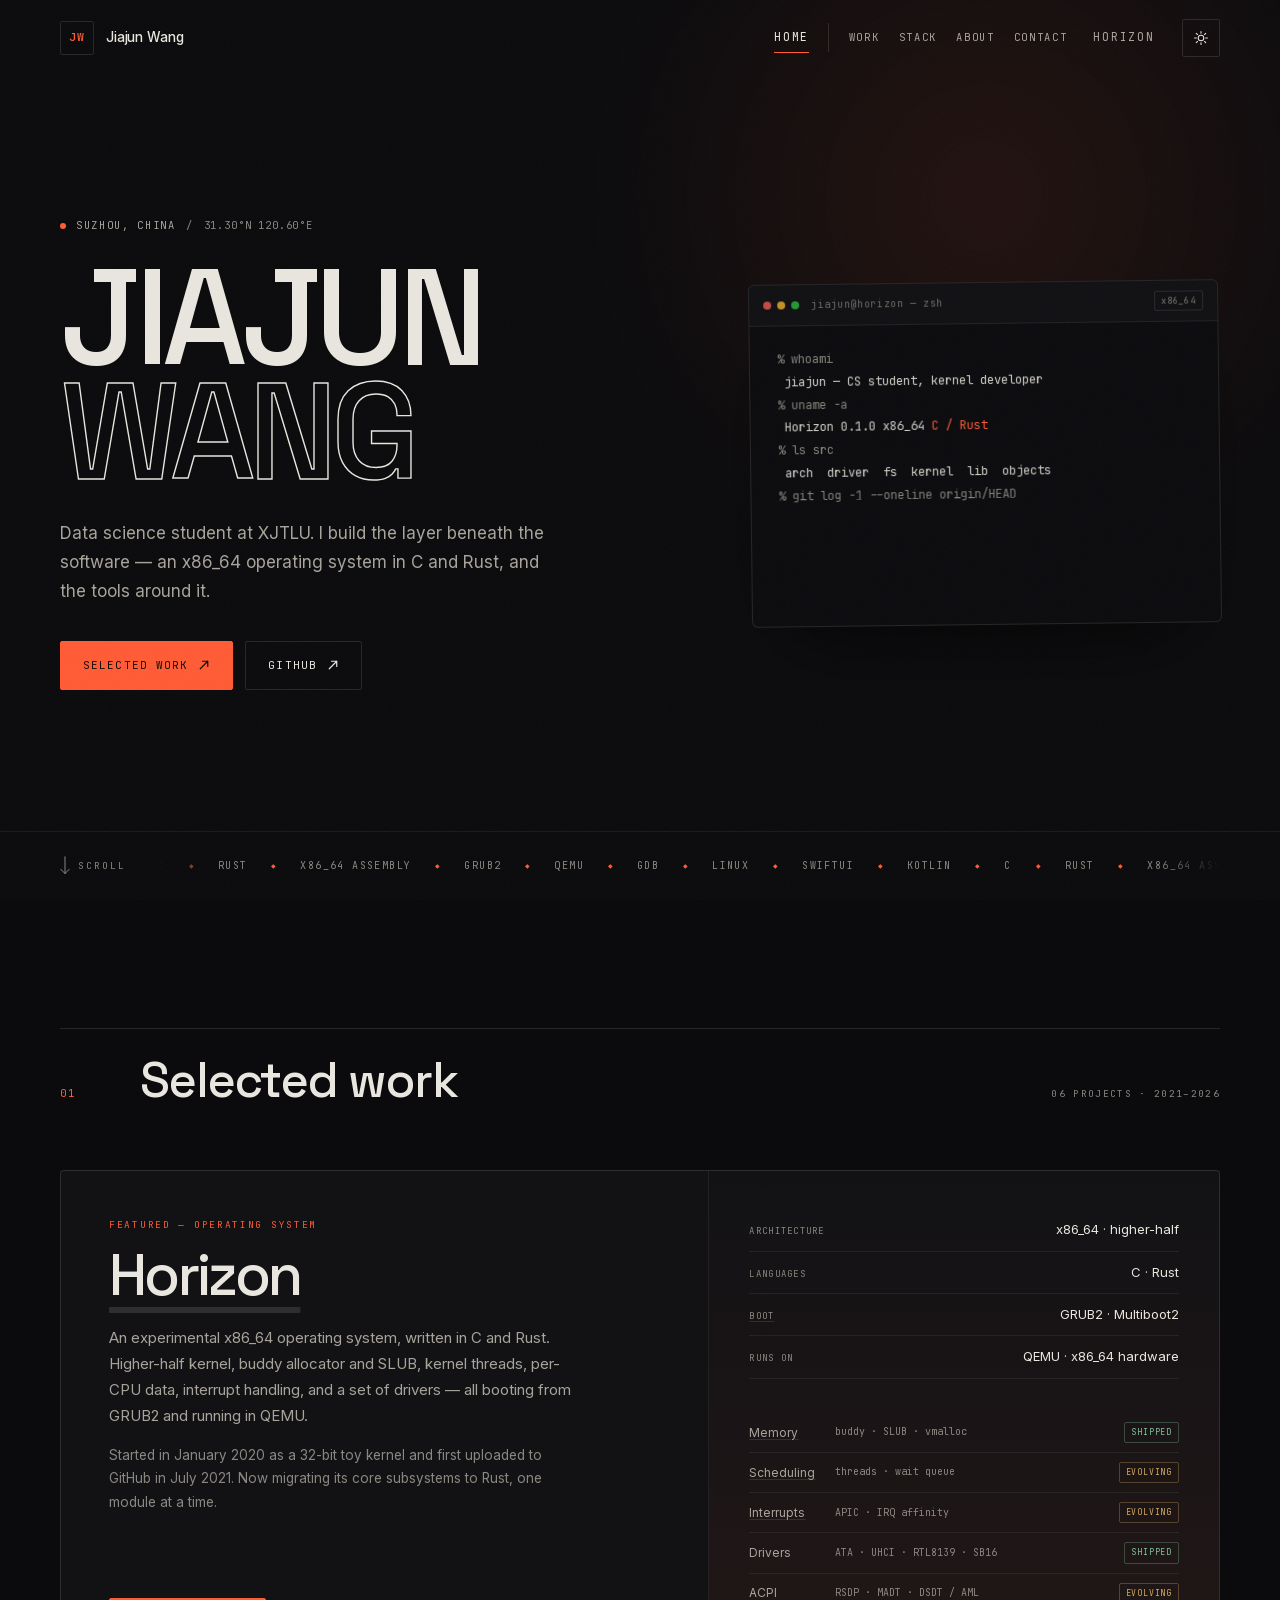
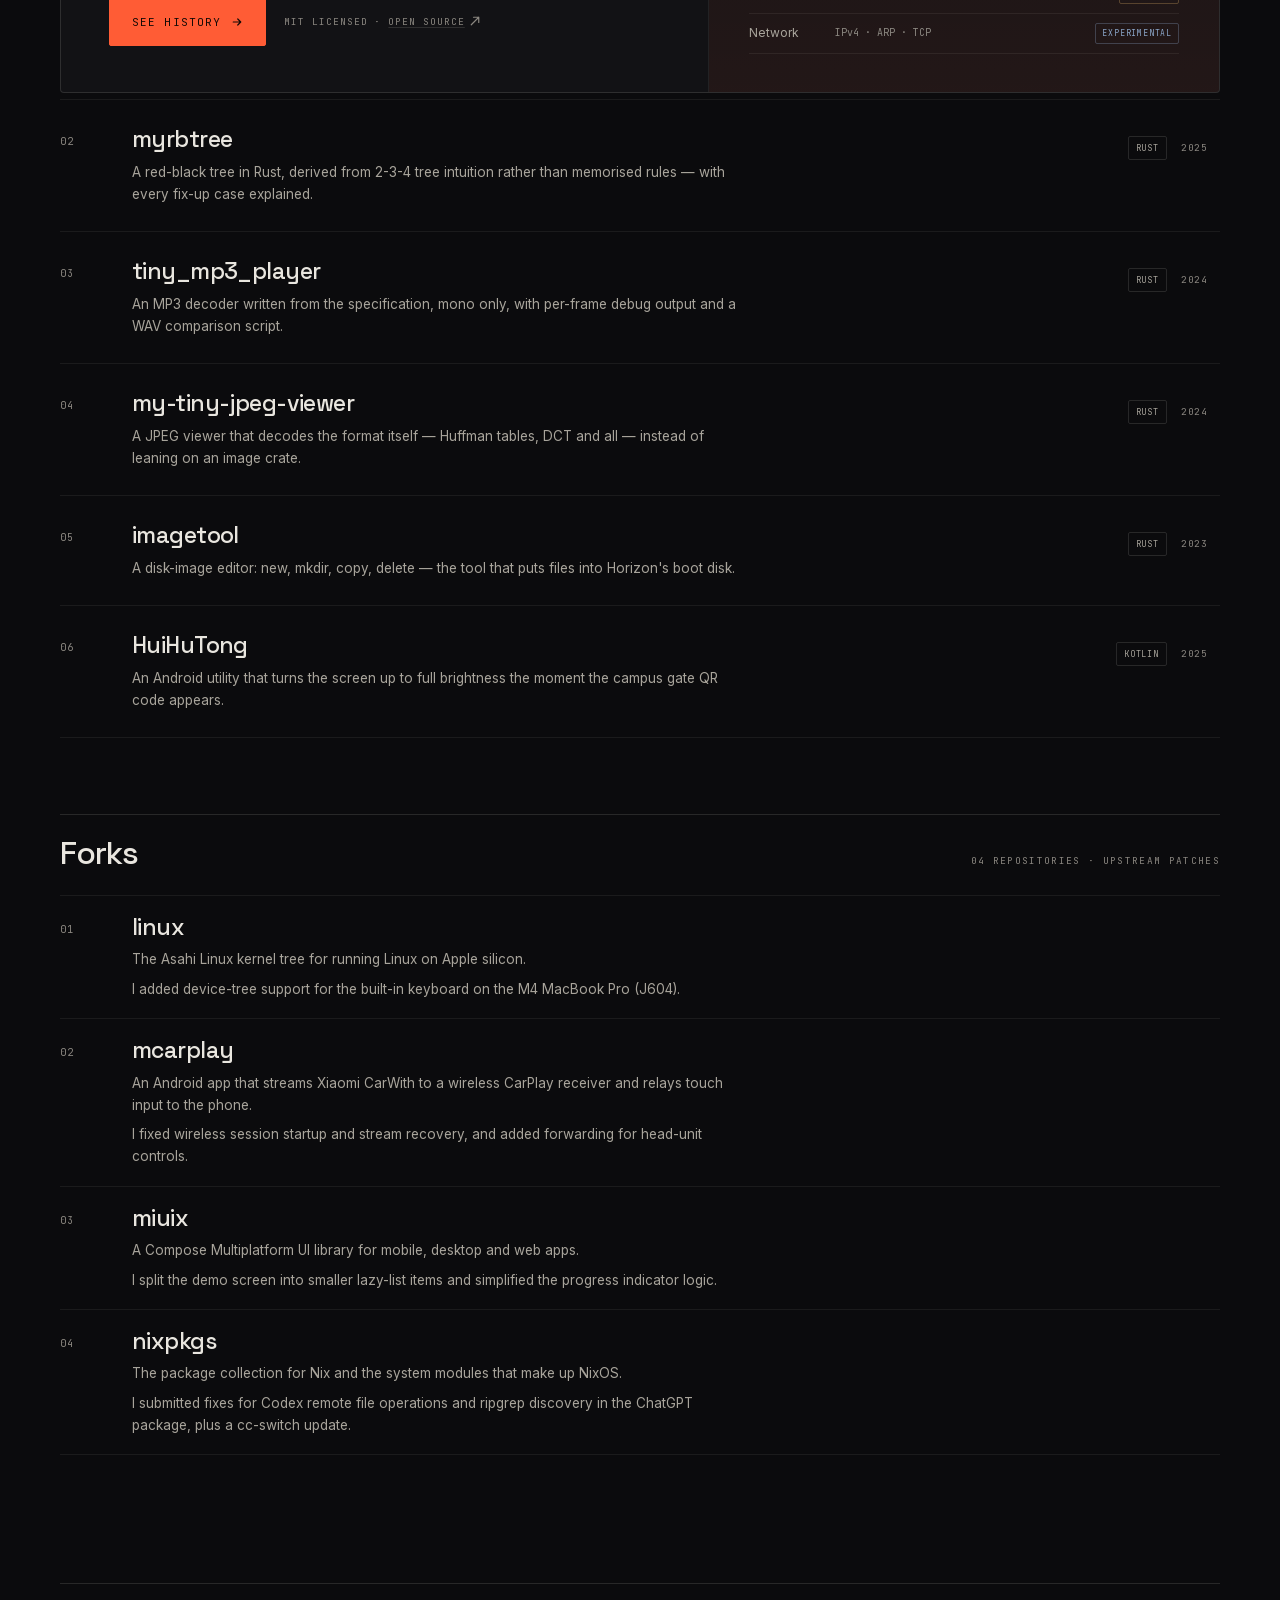
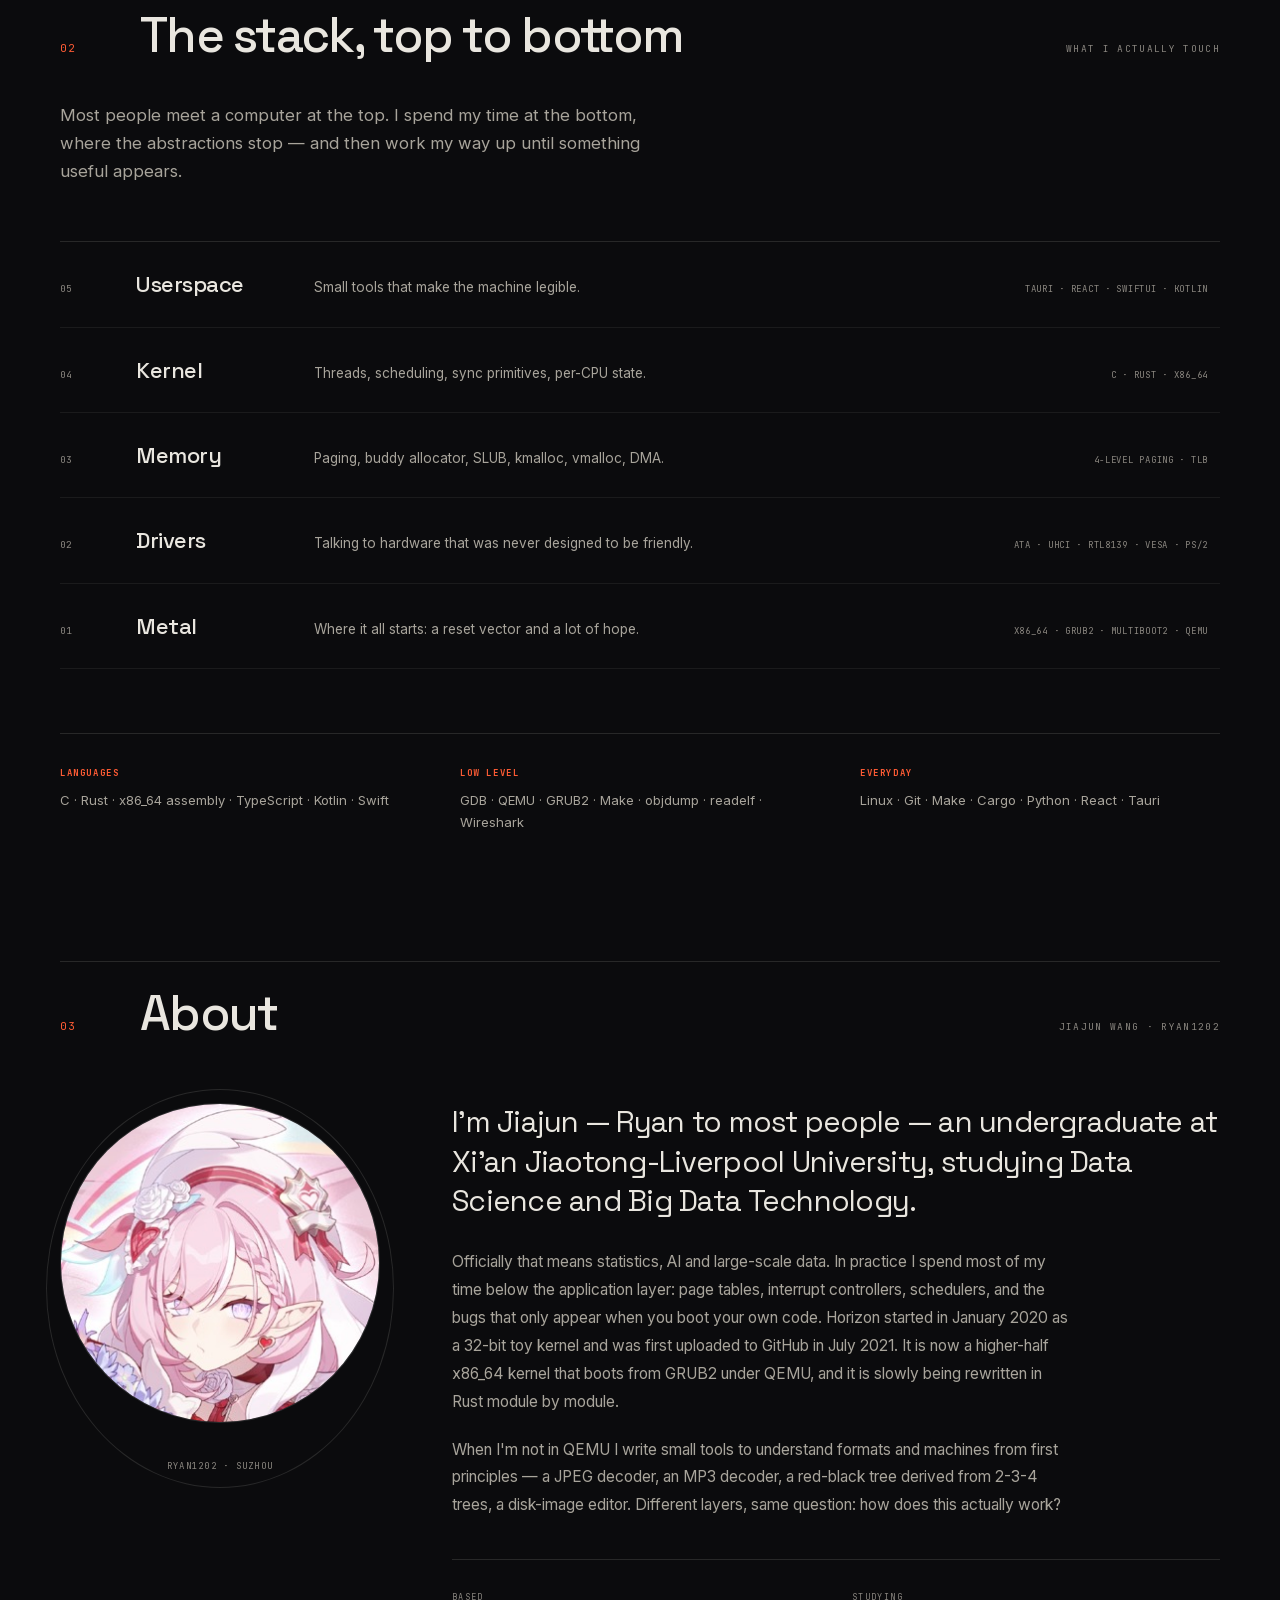
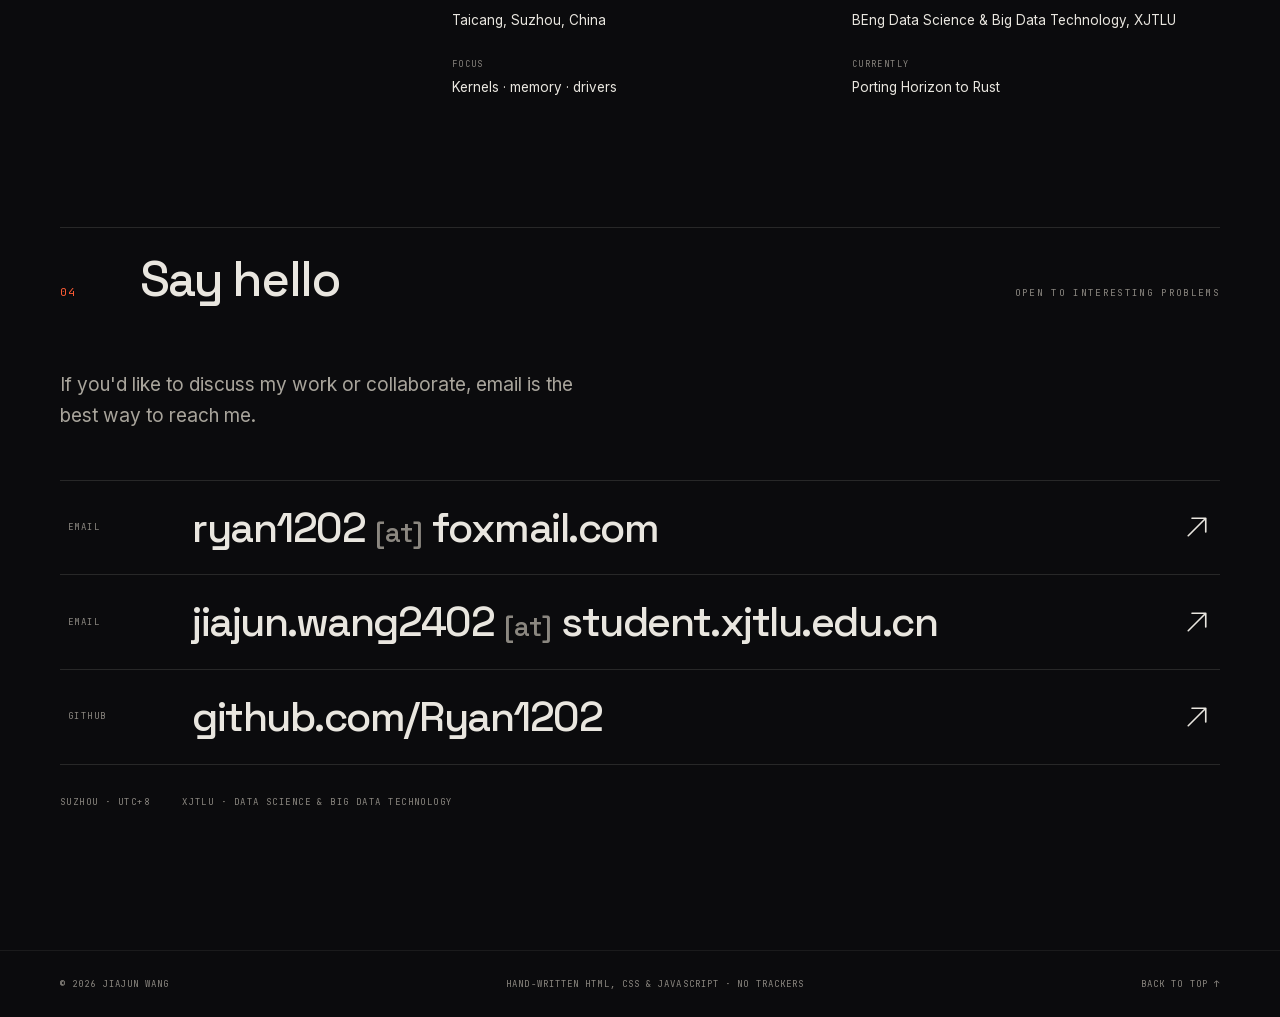
<file: index.html>
<!DOCTYPE html>
<html lang="en" data-theme="dark">
<head>
  <meta charset="UTF-8" />
  <meta name="viewport" content="width=device-width, initial-scale=1" />
  <title>Jiajun Wang — Systems Programmer</title>
  <meta name="description" content="Jiajun Wang (Ryan1202) — data science student at XJTLU building Horizon, an x86_64 operating system in C and Rust." />
  <meta name="author" content="Jiajun Wang" />

  <meta property="og:title" content="Jiajun Wang — Systems Programmer" />
  <meta property="og:description" content="I build the layer beneath the software: an x86_64 operating system in C and Rust." />
  <meta property="og:type" content="website" />
  <meta property="og:url" content="https://ryan1202.github.io/" />
  <meta property="og:image" content="https://ryan1202.github.io/assets/img/og.png" />
  <meta property="og:image:width" content="1200" />
  <meta property="og:image:height" content="630" />
  <meta name="twitter:card" content="summary_large_image" />
  <meta name="twitter:image" content="https://ryan1202.github.io/assets/img/og.png" />
  <meta name="theme-color" content="#0b0b0d" />

  <link rel="icon" href="data:image/svg+xml,<svg xmlns='http://www.w3.org/2000/svg' viewBox='0 0 64 64'><rect width='64' height='64' rx='12' fill='%230b0b0d'/><text x='32' y='43' font-family='monospace' font-size='28' font-weight='bold' text-anchor='middle' fill='%23ff5c35'>JW</text></svg>" />

  <link rel="preload" href="assets/fonts/space-grotesk-var.woff2" as="font" type="font/woff2" crossorigin />
  <link rel="preload" href="assets/fonts/inter-var.woff2" as="font" type="font/woff2" crossorigin />
  <link rel="preload" href="assets/fonts/jetbrains-mono-var.woff2" as="font" type="font/woff2" crossorigin />

  <script>
    (function () {
      try {
        var t = localStorage.getItem('jw-theme');
        if (t !== 'light' && t !== 'dark') t = 'dark';
        document.documentElement.setAttribute('data-theme', t);
        var m = document.querySelector('meta[name="theme-color"]');
        if (m) m.setAttribute('content', t === 'dark' ? '#0b0b0d' : '#f3f0e9');
      } catch (e) { /* storage unavailable */ }
    })();
  </script>

  <link rel="stylesheet" href="assets/css/style.css" />
</head>
<body>
  <a class="skip" href="#work">Skip to work</a>
  <div class="progress" id="progress" aria-hidden="true"></div>

  <!-- ============ Header ============ -->
  <header class="head" id="head">
    <div class="wrap head-inner">
      <a class="brand" href="#top" aria-label="Jiajun Wang, back to top">
        <span class="brand-mark">JW</span>
        <span class="brand-name">Jiajun&nbsp;Wang</span>
      </a>

      <nav class="nav" aria-label="Site">
        <div class="nav-group">
          <a class="nav-root" href="index.html" aria-current="page" aria-expanded="true" aria-controls="home-sections">Home</a>
          <div class="nav-submenu" id="home-sections">
            <div class="nav-links">
              <a href="#work">Work</a>
              <a href="#stack">Stack</a>
              <a href="#about">About</a>
              <a href="#contact">Contact</a>
            </div>
          </div>
        </div>
        <div class="nav-group">
          <a class="nav-root" href="horizon/" aria-expanded="false" aria-controls="horizon-sections">Horizon</a>
          <div class="nav-submenu" id="horizon-sections" inert>
            <div class="nav-links">
              <a href="horizon/index.html">History</a>
              <a href="horizon/boot.html">Boot</a>
              <a href="horizon/memory.html">Memory</a>
              <a href="horizon/schedule.html">Schedule</a>
              <a href="horizon/interrupts.html">IRQ</a>
            </div>
          </div>
        </div>
      </nav>

      <button class="theme" id="theme" type="button" aria-label="Switch theme">
        <svg class="i-sun" viewBox="0 0 24 24" aria-hidden="true"><circle cx="12" cy="12" r="4.2"/><path d="M12 2.4v2.6M12 19v2.6M2.4 12H5M19 12h2.6M4.9 4.9l1.9 1.9M17.2 17.2l1.9 1.9M19.1 4.9l-1.9 1.9M6.8 17.2l-1.9 1.9"/></svg>
        <svg class="i-moon" viewBox="0 0 24 24" aria-hidden="true"><path d="M20.6 13.2A8.6 8.6 0 1 1 10.8 3.4a6.8 6.8 0 0 0 9.8 9.8z"/></svg>
      </button>
    </div>
  </header>

  <main id="top">
    <!-- ============ Hero ============ -->
    <section class="hero" aria-labelledby="hero-title">
      <div class="hero-glow" aria-hidden="true"></div>

      <div class="wrap hero-grid">
        <div class="hero-copy">
          <p class="kicker reveal-load">
            <span class="dot" aria-hidden="true"></span>
            Suzhou, China
            <span class="sep">/</span>
            <span class="mono">31.30°N 120.60°E</span>
          </p>

          <h1 id="hero-title" class="hero-title">
            <span class="line"><span>Jiajun</span></span>
            <span class="line outline"><span>Wang</span></span>
          </h1>

          <p class="lede reveal-load">
            Data science student at XJTLU. I build the layer beneath the
            software — an x86_64 operating system in C and Rust, and the tools
            around it.
          </p>

          <div class="hero-cta reveal-load">
            <a class="btn btn-solid" href="#work">
              Selected work
              <svg viewBox="0 0 16 16" aria-hidden="true"><path d="M3 13L13 3M13 3H6M13 3v7"/></svg>
            </a>
            <a class="btn btn-line" href="https://github.com/Ryan1202" target="_blank" rel="noopener">
              GitHub
              <svg viewBox="0 0 16 16" aria-hidden="true"><path d="M3 13L13 3M13 3H6M13 3v7"/></svg>
            </a>
          </div>
        </div>

        <aside class="terminal" aria-label="A short terminal session">
          <div class="term-bar">
            <span class="term-dots" aria-hidden="true"><i></i><i></i><i></i></span>
            <span class="term-title">jiajun@horizon — zsh</span>
            <span class="term-badge">x86_64</span>
          </div>
          <div class="term-body" id="termBody">
            <div class="term-line cmd" data-line>&nbsp;% whoami</div>
            <div class="term-line out" data-line>jiajun — CS student, kernel developer</div>
            <div class="term-line cmd" data-line>&nbsp;% uname -a</div>
            <div class="term-line out" data-line>Horizon 0.1.0 x86_64 <em>C / Rust</em></div>
            <div class="term-line cmd" data-line>&nbsp;% ls src</div>
            <div class="term-line out" data-line>arch  driver  fs  kernel  lib  objects</div>
            <div class="term-line cmd" data-line>&nbsp;% git log -1 --oneline origin/HEAD</div>
            <div class="term-line out" data-line><a id="horizon-commit" href="https://github.com/Ryan1202/Horizon-Operating-System/commits/HEAD/" target="_blank" rel="noopener">View latest commit on GitHub</a></div>
            <div class="term-line cmd" data-line>&nbsp;% <span class="caret" aria-hidden="true"></span></div>
          </div>
        </aside>
      </div>

      <div class="hero-foot">
        <div class="wrap hero-foot-inner">
          <span class="scroll-cue" aria-hidden="true">
            <svg viewBox="0 0 12 24"><path d="M6 1v20M1 16l5 5 5-5"/></svg>
            scroll
          </span>
          <div class="ticker" aria-hidden="true">
            <div class="ticker-track">
              <span>C</span><i>◆</i><span>Rust</span><i>◆</i><span>x86_64 assembly</span><i>◆</i>
              <span>GRUB2</span><i>◆</i><span>QEMU</span><i>◆</i><span>GDB</span><i>◆</i>
              <span>Linux</span><i>◆</i><span>SwiftUI</span><i>◆</i><span>Kotlin</span><i>◆</i>
              <span>C</span><i>◆</i><span>Rust</span><i>◆</i><span>x86_64 assembly</span><i>◆</i>
              <span>GRUB2</span><i>◆</i><span>QEMU</span><i>◆</i><span>GDB</span><i>◆</i>
              <span>Linux</span><i>◆</i><span>SwiftUI</span><i>◆</i><span>Kotlin</span><i>◆</i>
            </div>
          </div>
        </div>
      </div>
    </section>

    <!-- ============ Work ============ -->
    <section class="section" id="work" aria-labelledby="work-title">
      <div class="wrap">
        <div class="sec-head">
          <span class="sec-num">01</span>
          <h2 class="sec-title" id="work-title">Selected work</h2>
          <span class="sec-note">06 projects · 2021&ndash;2026</span>
        </div>

        <!-- Featured project -->
        <article class="feature reveal">
          <div class="feature-main">
            <p class="tag-line">Featured — operating system</p>
            <h3><a class="horizon-detail" href="horizon/" aria-label="Horizon development history">Horizon</a></h3>
            <p class="feature-desc">
              An experimental x86_64 operating system, written in C and Rust.
              Higher-half kernel, buddy allocator and SLUB, kernel threads,
              per-CPU data, interrupt handling, and a set of drivers — all
              booting from GRUB2 and running in QEMU.
            </p>
            <p class="feature-desc dim">
              Started in January 2020 as a 32-bit toy kernel and first uploaded
              to GitHub in July 2021. Now migrating its core subsystems to Rust,
              one module at a time.
            </p>
            <div class="feature-actions">
              <a class="btn btn-solid btn-arrow-r" href="horizon/index.html">See history <svg viewBox="0 0 16 16" aria-hidden="true"><path d="M3 8h10M9 4l4 4-4 4"/></svg></a>
              <span class="btn-note">MIT licensed · <a class="horizon-detail" href="https://github.com/Ryan1202/Horizon-Operating-System" target="_blank" rel="noopener">open source<svg viewBox="0 0 16 16" aria-hidden="true"><path d="M3 13L13 3M13 3H6M13 3v7"/></svg></a></span>
            </div>
          </div>

          <div class="feature-spec">
            <dl class="spec">
              <div><dt>Architecture</dt><dd>x86_64 · higher-half</dd></div>
              <div><dt>Languages</dt><dd>C · Rust</dd></div>
              <div><dt><a class="horizon-detail" href="horizon/boot.html">Boot</a></dt><dd>GRUB2 · Multiboot2</dd></div>
              <div><dt>Runs on</dt><dd>QEMU · x86_64 hardware</dd></div>
            </dl>

            <ul class="subsystems" aria-label="Subsystem status">
              <li><span><a class="horizon-detail" href="horizon/memory.html">Memory</a></span><em>buddy · SLUB · vmalloc</em><i class="ok">shipped</i></li>
              <li><span><a class="horizon-detail" href="horizon/schedule.html">Scheduling</a></span><em>threads · wait queue</em><i class="wip">evolving</i></li>
              <li><span><a class="horizon-detail" href="horizon/interrupts.html">Interrupts</a></span><em>APIC · IRQ affinity</em><i class="wip">evolving</i></li>
              <li><span>Drivers</span><em>ATA · UHCI · RTL8139 · SB16</em><i class="ok">shipped</i></li>
              <li><span>ACPI</span><em>RSDP · MADT · DSDT / AML</em><i class="wip">evolving</i></li>
              <li><span>Network</span><em>IPv4 · ARP · TCP</em><i class="exp">experimental</i></li>
            </ul>
          </div>
        </article>

        <!-- Project list -->
        <ul class="projects">
          <li class="reveal">
            <a class="proj" href="https://github.com/Ryan1202/myrbtree" target="_blank" rel="noopener">
              <span class="proj-idx">02</span>
              <span class="proj-body">
                <span class="proj-title">myrbtree <svg viewBox="0 0 16 16" aria-hidden="true"><path d="M3 13L13 3M13 3H6M13 3v7"/></svg></span>
                <span class="proj-desc">A red-black tree in Rust, derived from 2-3-4 tree intuition rather than memorised rules — with every fix-up case explained.</span>
              </span>
              <span class="proj-meta"><span class="chip">Rust</span><span class="year">2025</span></span>
            </a>
          </li>

          <li class="reveal">
            <a class="proj" href="https://github.com/Ryan1202/tiny_mp3_player" target="_blank" rel="noopener">
              <span class="proj-idx">03</span>
              <span class="proj-body">
                <span class="proj-title">tiny_mp3_player <svg viewBox="0 0 16 16" aria-hidden="true"><path d="M3 13L13 3M13 3H6M13 3v7"/></svg></span>
                <span class="proj-desc">An MP3 decoder written from the specification, mono only, with per-frame debug output and a WAV comparison script.</span>
              </span>
              <span class="proj-meta"><span class="chip">Rust</span><span class="year">2024</span></span>
            </a>
          </li>

          <li class="reveal">
            <a class="proj" href="https://github.com/Ryan1202/my-tiny-jpeg-viewer" target="_blank" rel="noopener">
              <span class="proj-idx">04</span>
              <span class="proj-body">
                <span class="proj-title">my-tiny-jpeg-viewer <svg viewBox="0 0 16 16" aria-hidden="true"><path d="M3 13L13 3M13 3H6M13 3v7"/></svg></span>
                <span class="proj-desc">A JPEG viewer that decodes the format itself — Huffman tables, DCT and all — instead of leaning on an image crate.</span>
              </span>
              <span class="proj-meta"><span class="chip">Rust</span><span class="year">2024</span></span>
            </a>
          </li>

          <li class="reveal">
            <a class="proj" href="https://github.com/Ryan1202/imagetool" target="_blank" rel="noopener">
              <span class="proj-idx">05</span>
              <span class="proj-body">
                <span class="proj-title">imagetool <svg viewBox="0 0 16 16" aria-hidden="true"><path d="M3 13L13 3M13 3H6M13 3v7"/></svg></span>
                <span class="proj-desc">A disk-image editor: new, mkdir, copy, delete — the tool that puts files into Horizon's boot disk.</span>
              </span>
              <span class="proj-meta"><span class="chip">Rust</span><span class="year">2023</span></span>
            </a>
          </li>

          <li class="reveal">
            <a class="proj" href="https://github.com/Ryan1202/HuiHuTong" target="_blank" rel="noopener">
              <span class="proj-idx">06</span>
              <span class="proj-body">
                <span class="proj-title">HuiHuTong <svg viewBox="0 0 16 16" aria-hidden="true"><path d="M3 13L13 3M13 3H6M13 3v7"/></svg></span>
                <span class="proj-desc">An Android utility that turns the screen up to full brightness the moment the campus gate QR code appears.</span>
              </span>
              <span class="proj-meta"><span class="chip">Kotlin</span><span class="year">2025</span></span>
            </a>
          </li>

        </ul>

        <section class="forks" id="forks" aria-labelledby="forks-title">
          <div class="forks-head">
            <h3 class="sec-title" id="forks-title">Forks</h3>
            <span class="sec-note">04 repositories · upstream patches</span>
          </div>
          <ul class="projects">
            <li class="reveal">
              <a class="proj" href="https://github.com/Ryan1202/linux" target="_blank" rel="noopener">
                <span class="proj-idx">01</span>
                <span class="proj-body">
                  <span class="proj-title">linux <svg viewBox="0 0 16 16" aria-hidden="true"><path d="M3 13L13 3M13 3H6M13 3v7"/></svg></span>
                  <span class="proj-desc">The Asahi Linux kernel tree for running Linux on Apple silicon.</span>
                  <span class="proj-desc">I added device-tree support for the built-in keyboard on the M4 MacBook Pro (J604).</span>
                </span>
              </a>
            </li>

            <li class="reveal">
              <a class="proj" href="https://github.com/Ryan1202/mcarplay" target="_blank" rel="noopener">
                <span class="proj-idx">02</span>
                <span class="proj-body">
                  <span class="proj-title">mcarplay <svg viewBox="0 0 16 16" aria-hidden="true"><path d="M3 13L13 3M13 3H6M13 3v7"/></svg></span>
                  <span class="proj-desc">An Android app that streams Xiaomi CarWith to a wireless CarPlay receiver and relays touch input to the phone.</span>
                  <span class="proj-desc">I fixed wireless session startup and stream recovery, and added forwarding for head-unit controls.</span>
                </span>
              </a>
            </li>

            <li class="reveal">
              <a class="proj" href="https://github.com/Ryan1202/miuix" target="_blank" rel="noopener">
                <span class="proj-idx">03</span>
                <span class="proj-body">
                  <span class="proj-title">miuix <svg viewBox="0 0 16 16" aria-hidden="true"><path d="M3 13L13 3M13 3H6M13 3v7"/></svg></span>
                  <span class="proj-desc">A Compose Multiplatform UI library for mobile, desktop and web apps.</span>
                  <span class="proj-desc">I split the demo screen into smaller lazy-list items and simplified the progress indicator logic.</span>
                </span>
              </a>
            </li>

            <li class="reveal">
              <a class="proj" href="https://github.com/Ryan1202/nixpkgs" target="_blank" rel="noopener">
                <span class="proj-idx">04</span>
                <span class="proj-body">
                  <span class="proj-title">nixpkgs <svg viewBox="0 0 16 16" aria-hidden="true"><path d="M3 13L13 3M13 3H6M13 3v7"/></svg></span>
                  <span class="proj-desc">The package collection for Nix and the system modules that make up NixOS.</span>
                  <span class="proj-desc">I submitted fixes for Codex remote file operations and ripgrep discovery in the ChatGPT package, plus a cc-switch update.</span>
                </span>
              </a>
            </li>
          </ul>
        </section>
      </div>
    </section>

    <!-- ============ Stack ============ -->
    <section class="section" id="stack" aria-labelledby="stack-title">
      <div class="wrap">
        <div class="sec-head">
          <span class="sec-num">02</span>
          <h2 class="sec-title" id="stack-title">The stack, top to bottom</h2>
          <span class="sec-note">What I actually touch</span>
        </div>

        <p class="sec-intro reveal">
          Most people meet a computer at the top. I spend my time at the bottom,
          where the abstractions stop — and then work my way up until something
          useful appears.
        </p>

        <ol class="layers">
          <li class="layer reveal">
            <span class="layer-idx">05</span>
            <span class="layer-name">Userspace</span>
            <span class="layer-desc">Small tools that make the machine legible.</span>
            <span class="layer-tags">Tauri · React · SwiftUI · Kotlin</span>
          </li>
          <li class="layer reveal">
            <span class="layer-idx">04</span>
            <span class="layer-name">Kernel</span>
            <span class="layer-desc">Threads, scheduling, sync primitives, per-CPU state.</span>
            <span class="layer-tags">C · Rust · x86_64</span>
          </li>
          <li class="layer reveal">
            <span class="layer-idx">03</span>
            <span class="layer-name">Memory</span>
            <span class="layer-desc">Paging, buddy allocator, SLUB, kmalloc, vmalloc, DMA.</span>
            <span class="layer-tags">4-level paging · TLB</span>
          </li>
          <li class="layer reveal">
            <span class="layer-idx">02</span>
            <span class="layer-name">Drivers</span>
            <span class="layer-desc">Talking to hardware that was never designed to be friendly.</span>
            <span class="layer-tags">ATA · UHCI · RTL8139 · VESA · PS/2</span>
          </li>
          <li class="layer reveal">
            <span class="layer-idx">01</span>
            <span class="layer-name">Metal</span>
            <span class="layer-desc">Where it all starts: a reset vector and a lot of hope.</span>
            <span class="layer-tags">x86_64 · GRUB2 · Multiboot2 · QEMU</span>
          </li>
        </ol>

        <div class="toolbox reveal">
          <div class="tool-group">
            <h3>Languages</h3>
            <p>C · Rust · x86_64 assembly · TypeScript · Kotlin · Swift</p>
          </div>
          <div class="tool-group">
            <h3>Low level</h3>
            <p>GDB · QEMU · GRUB2 · Make · objdump · readelf · Wireshark</p>
          </div>
          <div class="tool-group">
            <h3>Everyday</h3>
            <p>Linux · Git · Make · Cargo · Python · React · Tauri</p>
          </div>
        </div>
      </div>
    </section>

    <!-- ============ About ============ -->
    <section class="section" id="about" aria-labelledby="about-title">
      <div class="wrap">
        <div class="sec-head">
          <span class="sec-num">03</span>
          <h2 class="sec-title" id="about-title">About</h2>
          <span class="sec-note">Jiajun Wang · Ryan1202</span>
        </div>

        <div class="about-grid">
          <div class="portrait reveal">
            <div class="portrait-img">
              <img id="github-avatar" src="https://github.com/Ryan1202.png?size=320" data-fallback="assets/img/avatar.jpg" alt="Portrait of Jiajun Wang" width="320" height="320" loading="lazy" />
            </div>
            <span class="portrait-cap mono">Ryan1202 · Suzhou</span>
          </div>

          <div class="about-copy">
            <p class="reveal lead">
              I'm Jiajun — Ryan to most people — an undergraduate at Xi'an
              Jiaotong-Liverpool University, studying Data Science and Big Data
              Technology.
            </p>
            <p class="reveal">
              Officially that means statistics, AI and large-scale data. In
              practice I spend most of my time below the application layer: page
              tables, interrupt controllers, schedulers, and the bugs that only
              appear when you boot your own code. Horizon started in January 2020
              as a 32-bit toy kernel and was first uploaded to GitHub in July 2021.
              It is now a higher-half x86_64 kernel that boots from GRUB2 under
              QEMU, and it is slowly being rewritten in Rust module by module.
            </p>
            <p class="reveal">
              When I'm not in QEMU I write small tools to understand formats and
              machines from first principles — a JPEG decoder, an MP3 decoder, a
              red-black tree derived from 2-3-4 trees, a disk-image editor.
              Different layers, same question: how does this actually work?
            </p>

            <dl class="facts reveal">
              <div><dt>Based</dt><dd>Taicang, Suzhou, China</dd></div>
              <div><dt>Studying</dt><dd>BEng Data Science &amp; Big Data Technology, XJTLU</dd></div>
              <div><dt>Focus</dt><dd>Kernels · memory · drivers</dd></div>
              <div><dt>Currently</dt><dd>Porting Horizon to Rust</dd></div>
            </dl>
          </div>
        </div>
      </div>
    </section>

    <!-- ============ Contact ============ -->
    <section class="section contact" id="contact" aria-labelledby="contact-title">
      <div class="wrap">
        <div class="sec-head">
          <span class="sec-num">04</span>
          <h2 class="sec-title" id="contact-title">Say hello</h2>
          <span class="sec-note">Open to interesting problems</span>
        </div>

        <p class="contact-lede reveal">
          If you'd like to discuss my work or collaborate, email is the best way to reach me.
        </p>

        <div class="contact-rows reveal">
          <a class="contact-row" data-email>
            <span class="contact-kind">Email</span>
            <span class="contact-value">ryan1202 <span class="at">[at]</span> foxmail.com</span>
            <svg viewBox="0 0 24 24" aria-hidden="true"><path d="M5 19L19 5M19 5H8M19 5v11"/></svg>
          </a>
          <a class="contact-row" data-email>
            <span class="contact-kind">Email</span>
            <span class="contact-value">jiajun.wang2402 <span class="at">[at]</span> student.xjtlu.edu.cn</span>
            <svg viewBox="0 0 24 24" aria-hidden="true"><path d="M5 19L19 5M19 5H8M19 5v11"/></svg>
          </a>
          <a class="contact-row" href="https://github.com/Ryan1202" target="_blank" rel="noopener">
            <span class="contact-kind">GitHub</span>
            <span class="contact-value">github.com/Ryan1202</span>
            <svg viewBox="0 0 24 24" aria-hidden="true"><path d="M5 19L19 5M19 5H8M19 5v11"/></svg>
          </a>
        </div>

        <div class="contact-meta reveal">
          <span class="mono">SUZHOU · UTC+8</span>
          <span class="mono">XJTLU · DATA SCIENCE &amp; BIG DATA TECHNOLOGY</span>
        </div>
      </div>
    </section>
  </main>

  <footer class="foot">
    <div class="wrap foot-inner">
      <span>© <span id="year">2026</span> Jiajun Wang</span>
      <span class="foot-mid">Hand-written HTML, CSS &amp; JavaScript · no trackers</span>
      <a href="#top">Back to top ↑</a>
    </div>
  </footer>

  <script src="assets/js/main.js"></script>
</body>
</html>
</file>
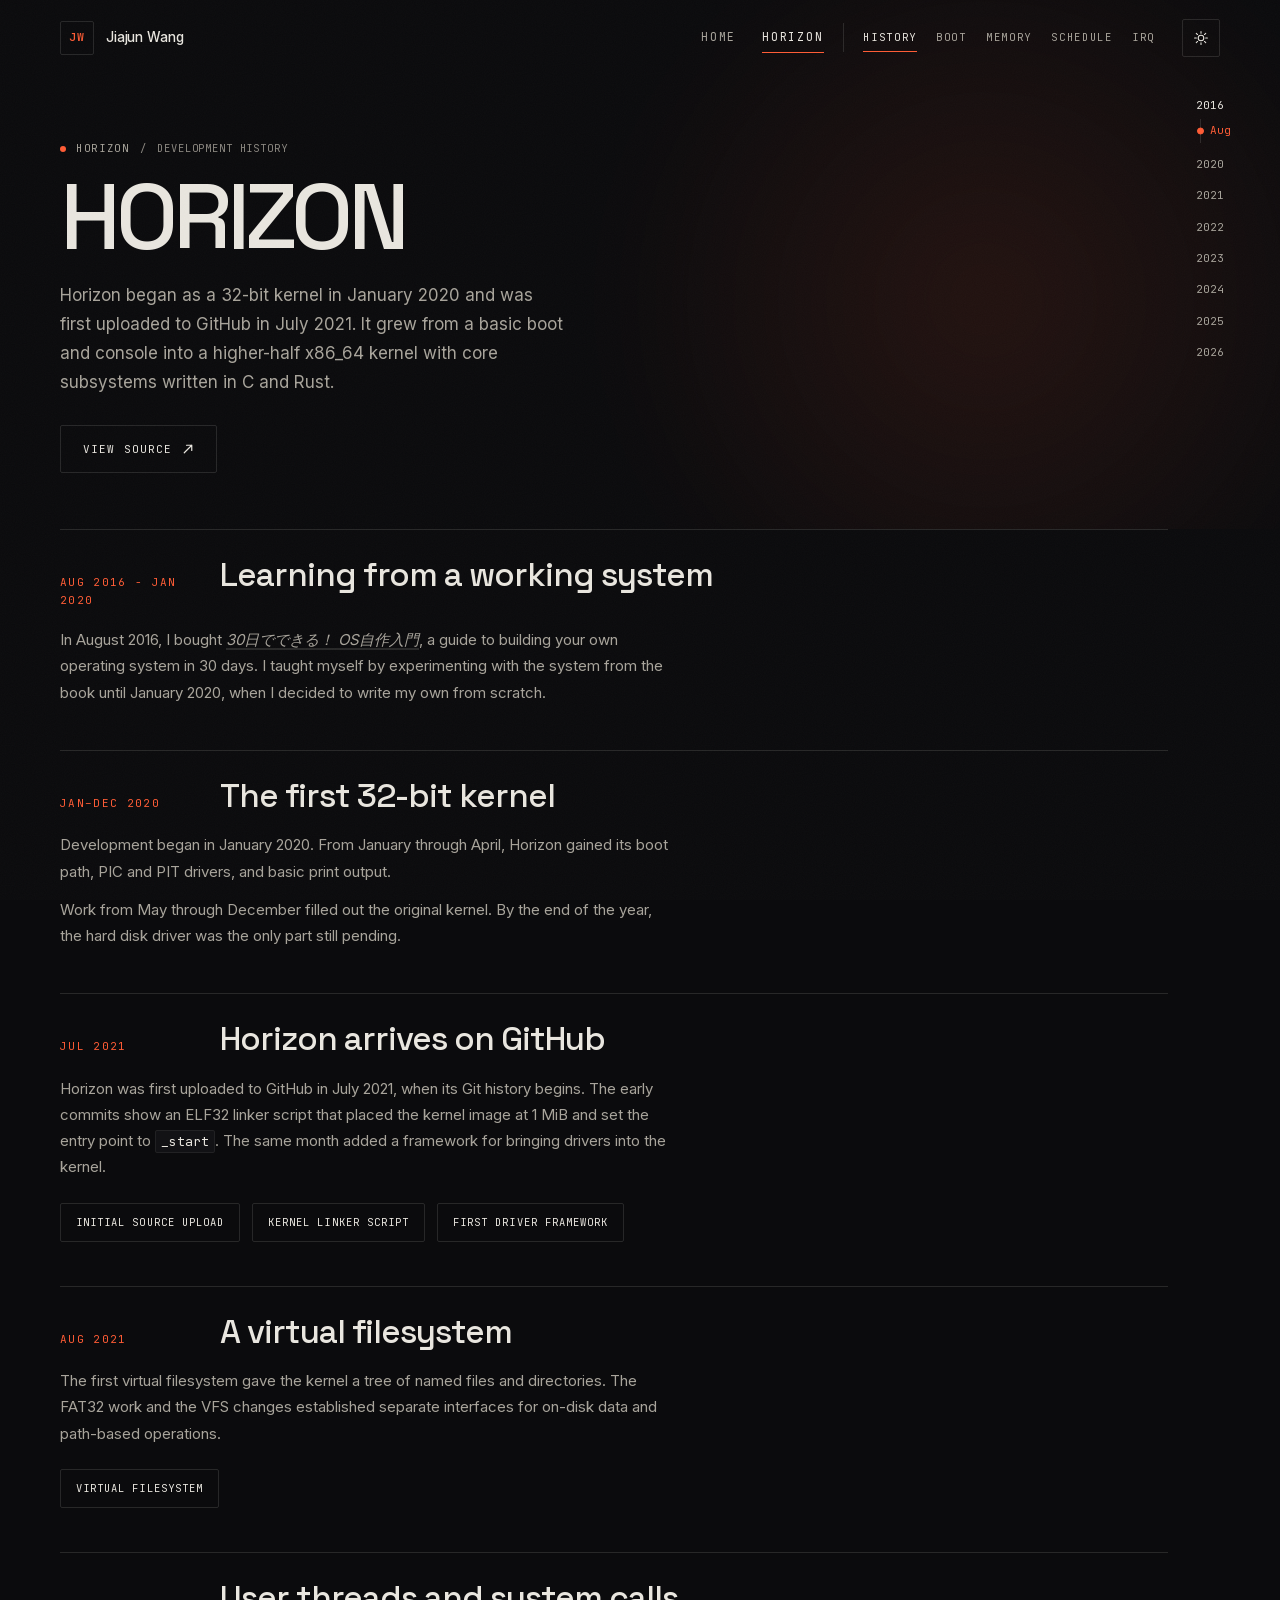
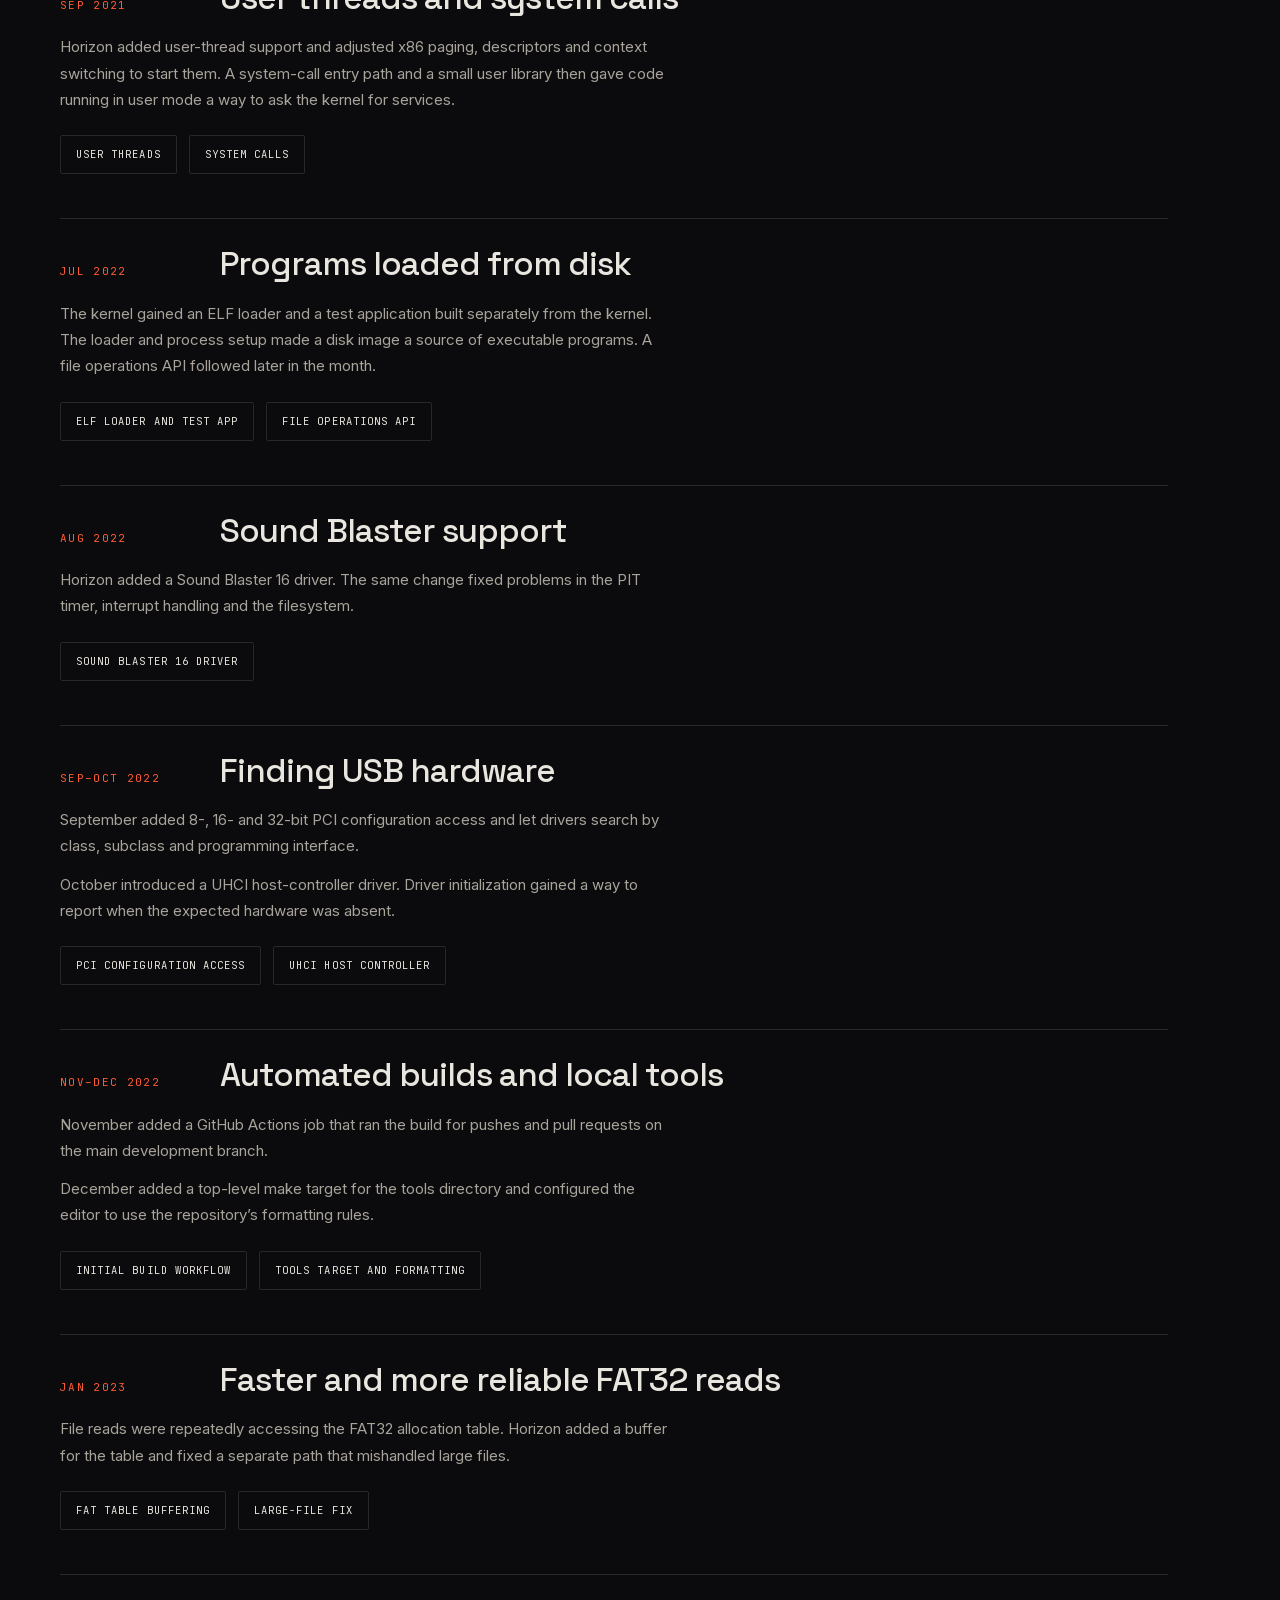
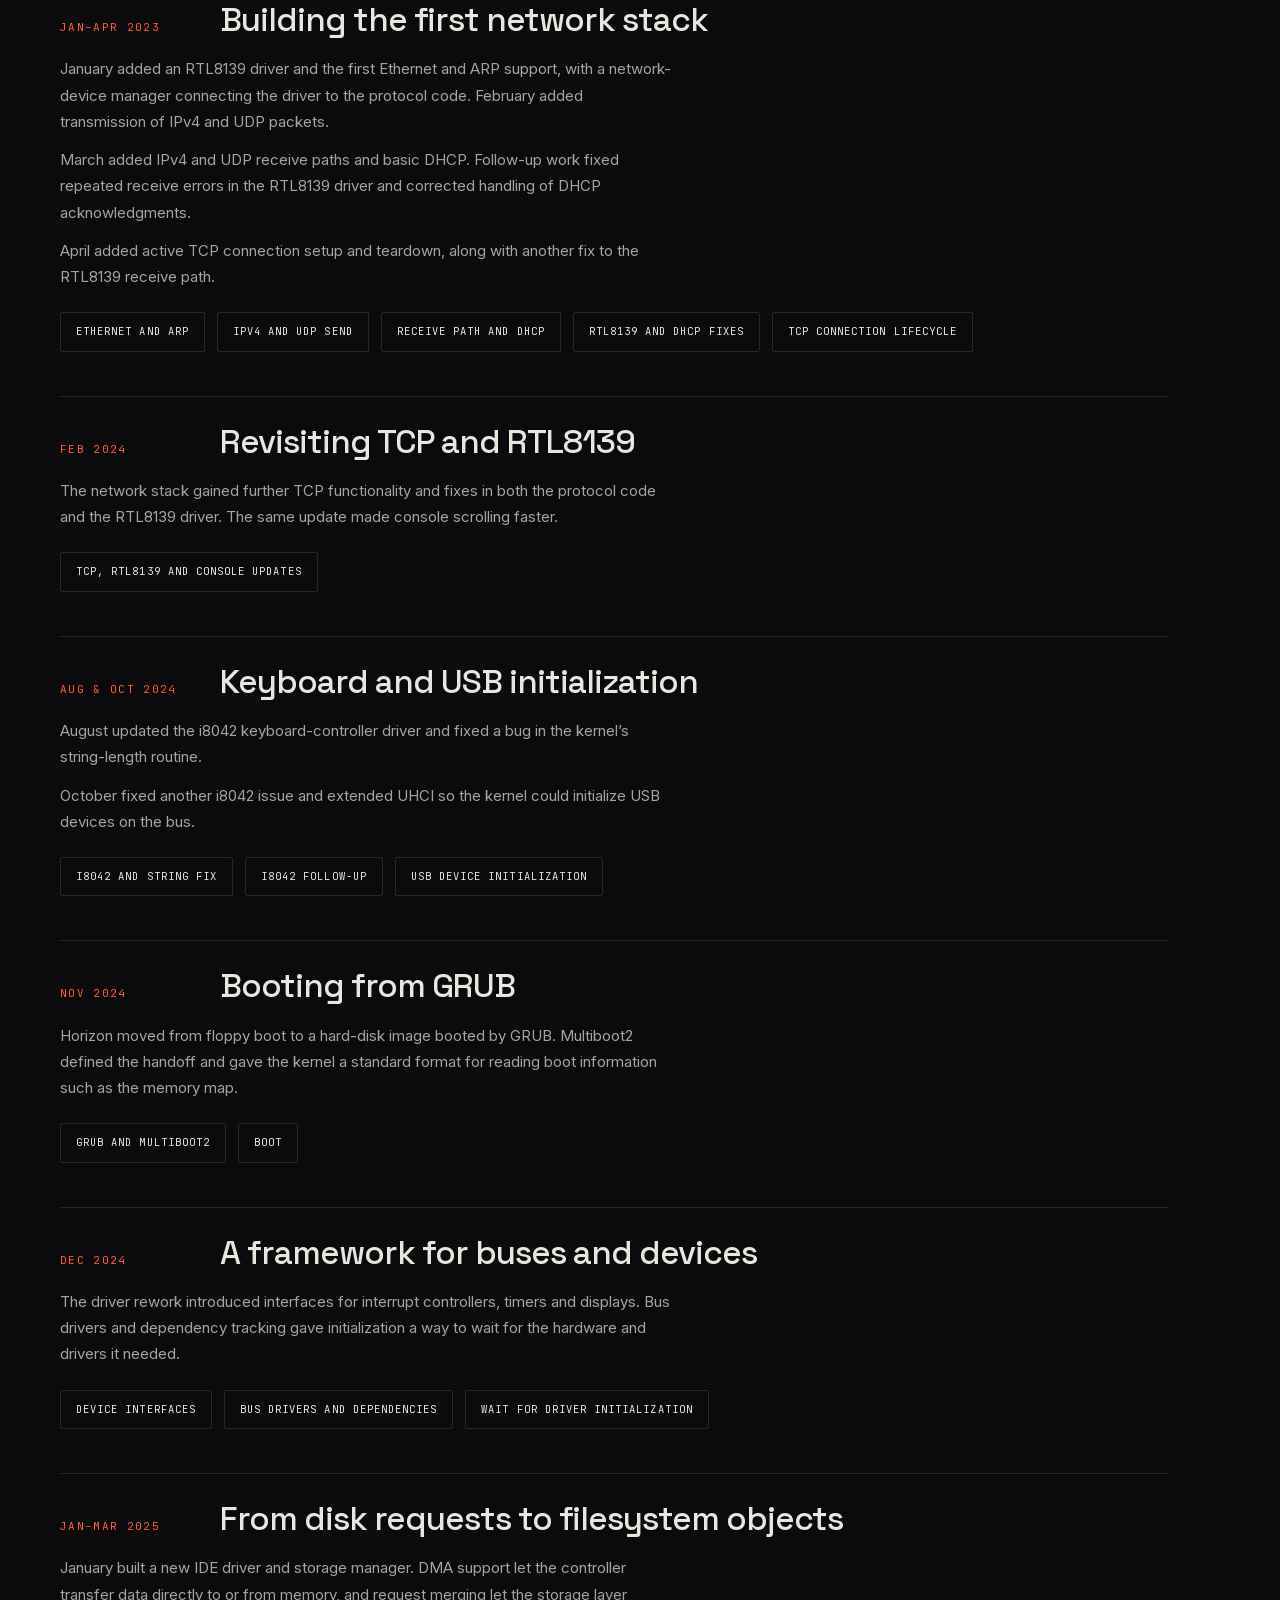
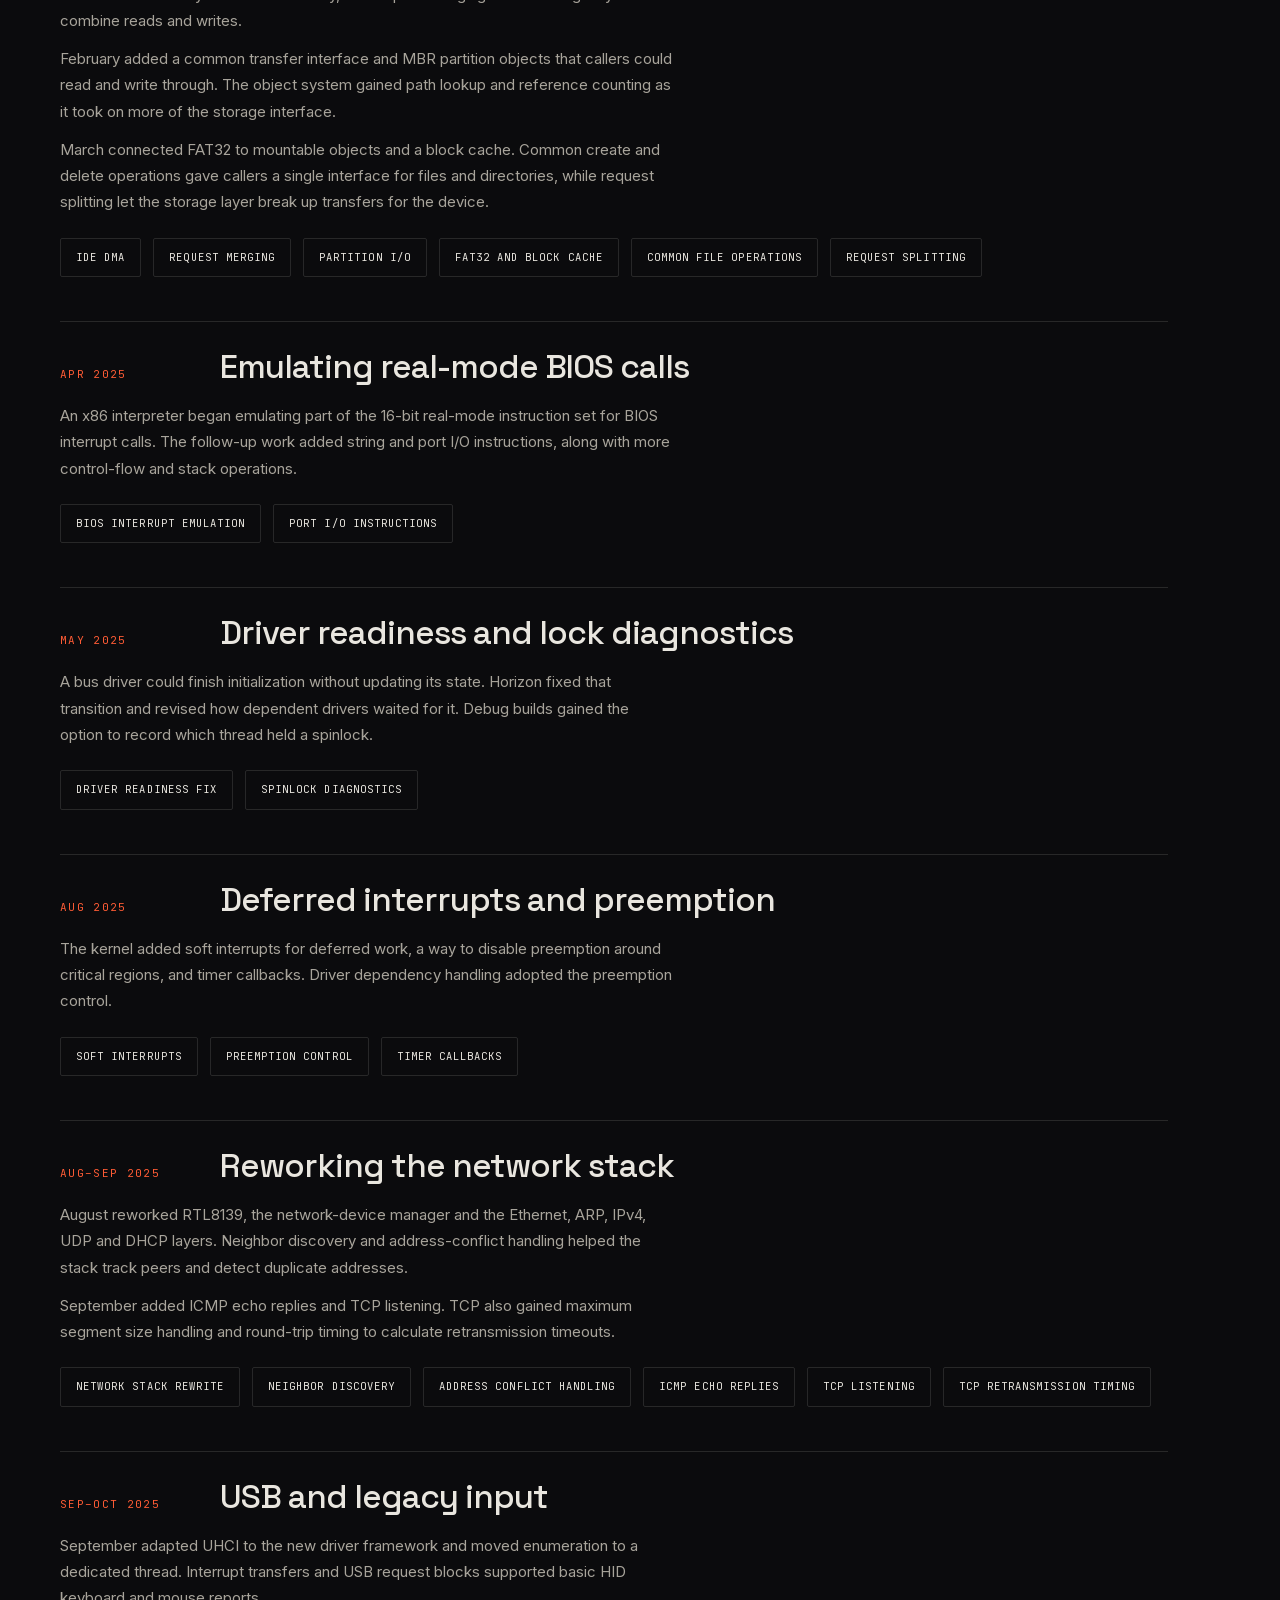
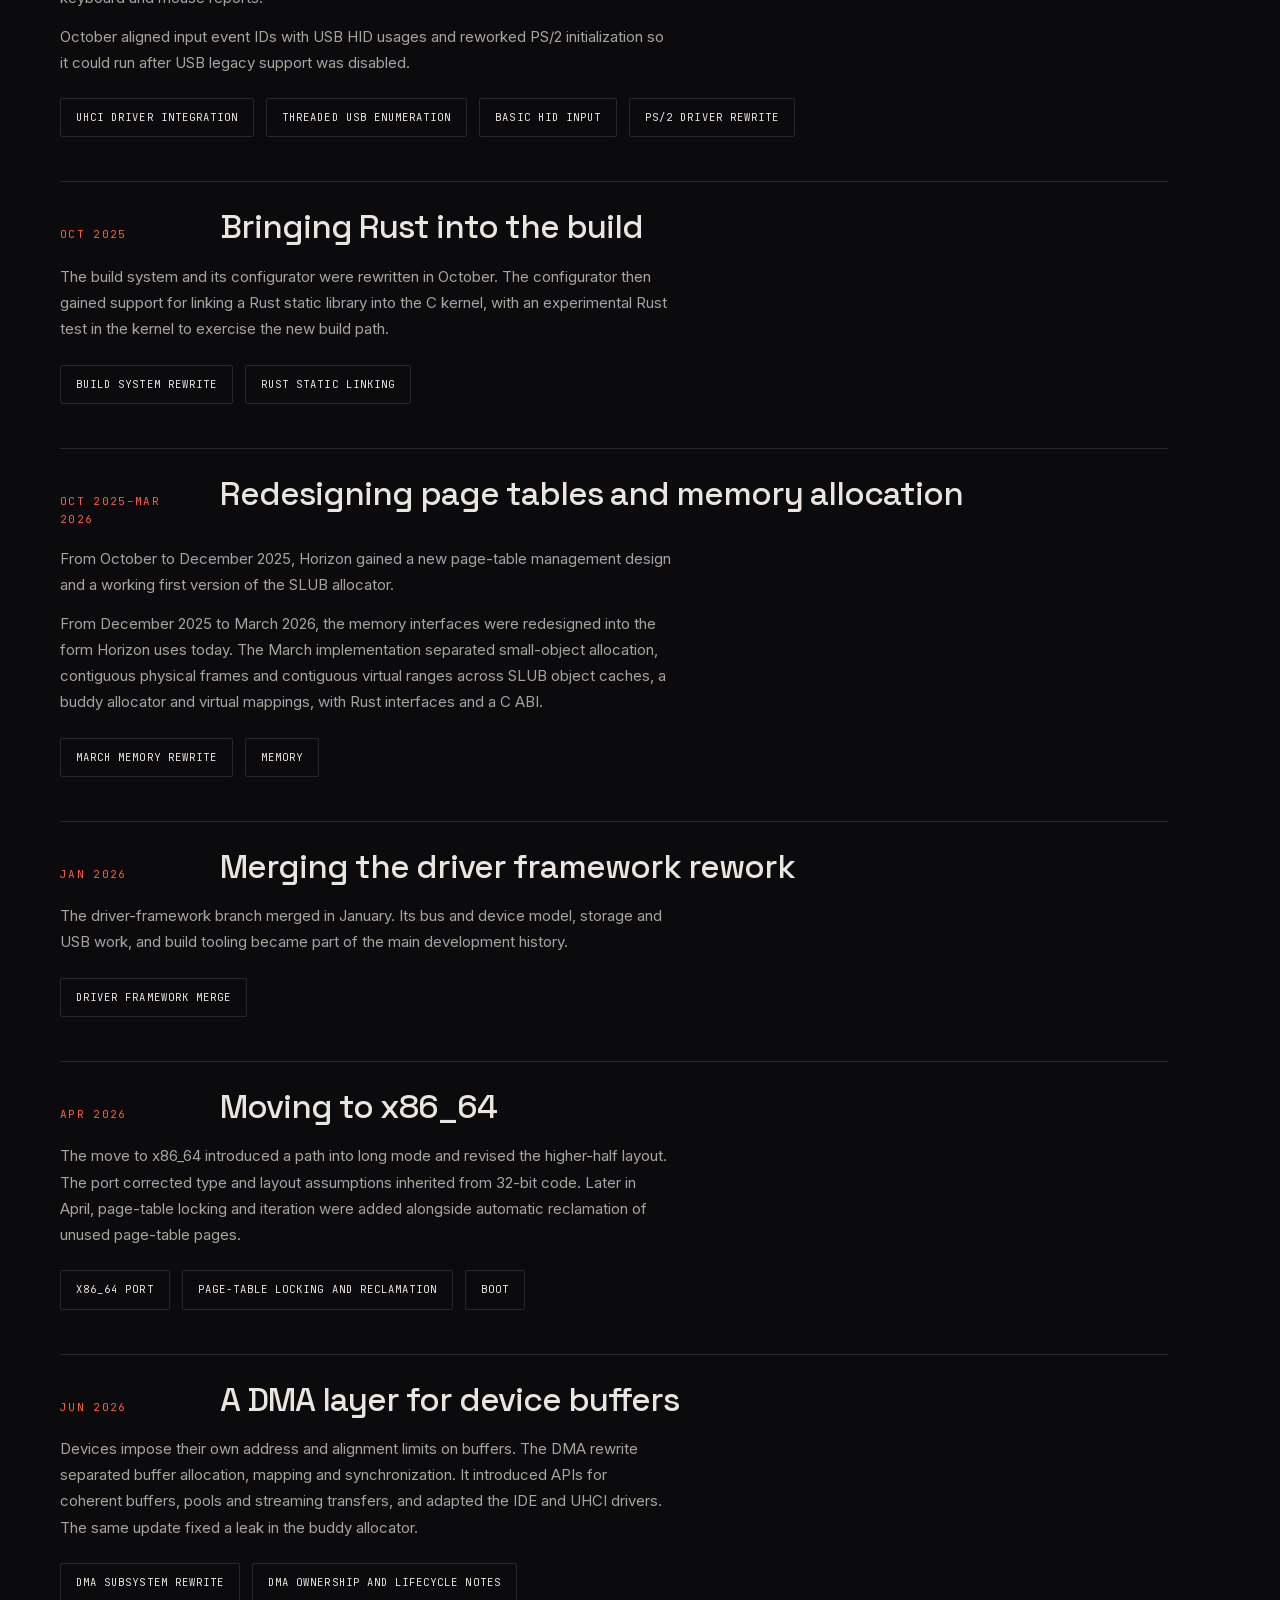
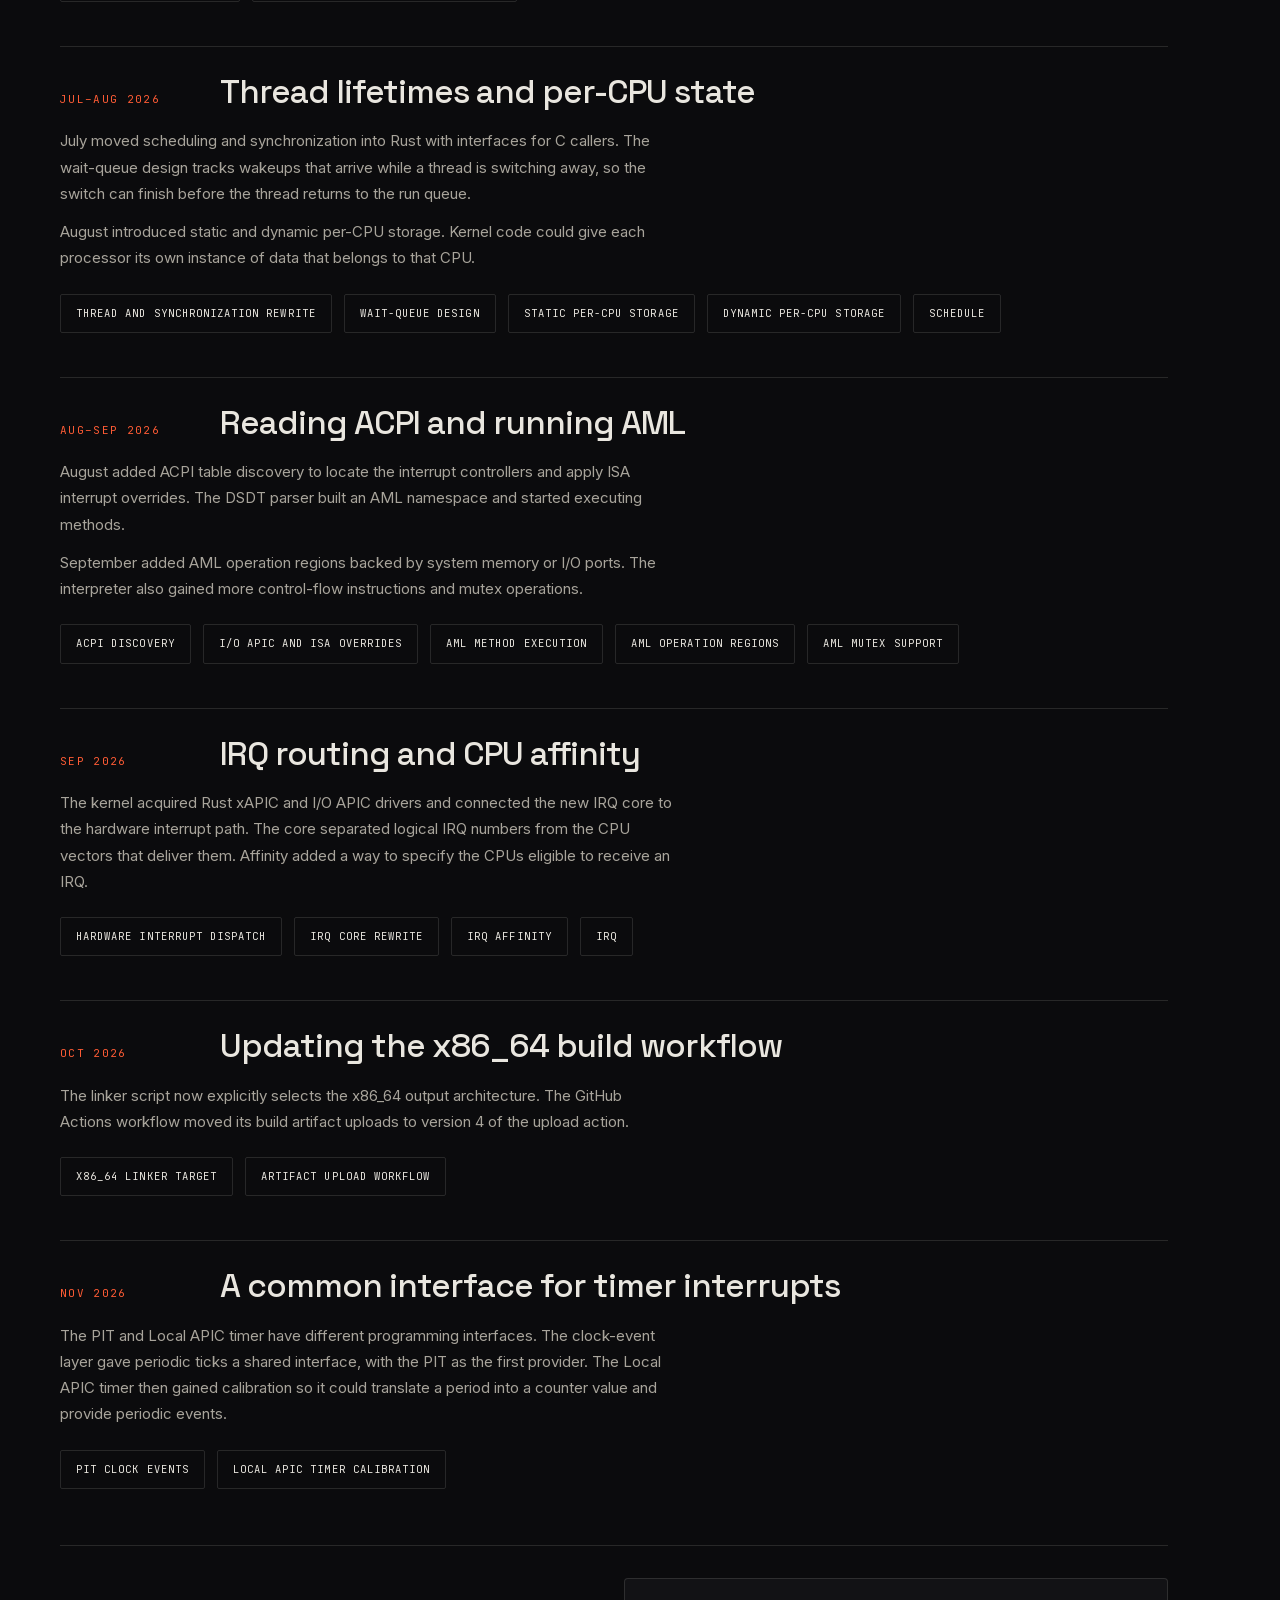
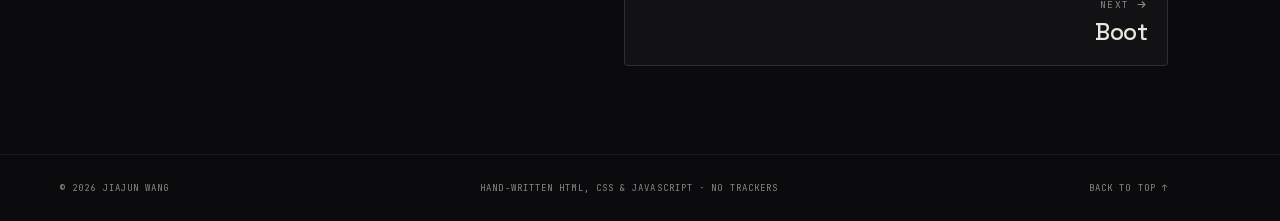
<file: horizon/index.html>
<!DOCTYPE html>
<html lang="en" data-theme="dark">
<head>
  <meta charset="UTF-8" />
  <meta name="viewport" content="width=device-width, initial-scale=1" />
  <title>Horizon — Jiajun Wang</title>
  <meta name="description" content="Horizon began as a 32-bit kernel in January 2020 and was first uploaded to GitHub in July 2021. It grew into a higher-half x86_64 kernel with core subsystems written in C and Rust." />
  <meta name="author" content="Jiajun Wang" />

  <meta name="theme-color" content="#0b0b0d" />

  <link rel="icon" href="data:image/svg+xml,<svg xmlns='http://www.w3.org/2000/svg' viewBox='0 0 64 64'><rect width='64' height='64' rx='12' fill='%230b0b0d'/><text x='32' y='43' font-family='monospace' font-size='28' font-weight='bold' text-anchor='middle' fill='%23ff5c35'>JW</text></svg>" />

  <link rel="preload" href="../assets/fonts/space-grotesk-var.woff2" as="font" type="font/woff2" crossorigin />
  <link rel="preload" href="../assets/fonts/inter-var.woff2" as="font" type="font/woff2" crossorigin />
  <link rel="preload" href="../assets/fonts/jetbrains-mono-var.woff2" as="font" type="font/woff2" crossorigin />

  <script>
    (function () {
      try {
        var t = localStorage.getItem('jw-theme');
        if (t !== 'light' && t !== 'dark') t = 'dark';
        document.documentElement.setAttribute('data-theme', t);
        var m = document.querySelector('meta[name="theme-color"]');
        if (m) m.setAttribute('content', t === 'dark' ? '#0b0b0d' : '#f3f0e9');
      } catch (e) { /* storage unavailable */ }
    })();
  </script>

  <link rel="stylesheet" href="../assets/css/style.css" />
  <link rel="stylesheet" href="style.css" />
</head>
<body class="history-page">
  <a class="skip" href="#milestones">Skip to content</a>
  <div class="progress" id="progress" aria-hidden="true"></div>
  <header class="head" id="head">
    <div class="wrap head-inner">
      <a class="brand" href="../index.html" aria-label="Jiajun Wang, home">
        <span class="brand-mark">JW</span>
        <span class="brand-name">Jiajun&nbsp;Wang</span>
      </a>

      <nav class="nav" aria-label="Site">
        <div class="nav-group">
          <a class="nav-root" href="../index.html" aria-expanded="false" aria-controls="home-sections">Home</a>
          <div class="nav-submenu" id="home-sections" inert>
            <div class="nav-links">
              <a href="../index.html#work">Work</a>
              <a href="../index.html#stack">Stack</a>
              <a href="../index.html#about">About</a>
              <a href="../index.html#contact">Contact</a>
            </div>
          </div>
        </div>
        <div class="nav-group">
          <a class="nav-root" href="./" aria-current="page" aria-expanded="true" aria-controls="horizon-sections">Horizon</a>
          <div class="nav-submenu" id="horizon-sections">
            <div class="nav-links">
              <a href="index.html" aria-current="page">History</a>
              <a href="boot.html">Boot</a>
              <a href="memory.html">Memory</a>
              <a href="schedule.html">Schedule</a>
              <a href="interrupts.html">IRQ</a>
            </div>
          </div>
        </div>
      </nav>

      <button class="theme" id="theme" type="button" aria-label="Switch theme">
        <svg class="i-sun" viewBox="0 0 24 24" aria-hidden="true"><circle cx="12" cy="12" r="4.2"/><path d="M12 2.4v2.6M12 19v2.6M2.4 12H5M19 12h2.6M4.9 4.9l1.9 1.9M17.2 17.2l1.9 1.9M19.1 4.9l-1.9 1.9M6.8 17.2l-1.9 1.9"/></svg>
        <svg class="i-moon" viewBox="0 0 24 24" aria-hidden="true"><path d="M20.6 13.2A8.6 8.6 0 1 1 10.8 3.4a6.8 6.8 0 0 0 9.8 9.8z"/></svg>
      </button>
    </div>
  </header>

  <main class="horizon" id="top">
    <nav class="history-timeline" aria-label="Timeline">
      <ol class="history-rail">
        <li class="history-year">
          <a href="#learning-from-a-working-system">2016</a>
          <div class="history-months">
            <ol>
              <li><a href="#learning-from-a-working-system" aria-label="August 2016"><time datetime="2016-08">Aug</time></a></li>
            </ol>
          </div>
        </li>
        <li class="history-year">
          <a href="#the-first-32-bit-kernel">2020</a>
          <div class="history-months">
            <ol>
              <li><a href="#the-first-32-bit-kernel" aria-label="January 2020"><time datetime="2020-01">Jan</time></a></li>
            </ol>
          </div>
        </li>
        <li class="history-year">
          <a href="#horizon-arrives-on-github">2021</a>
          <div class="history-months">
            <ol>
              <li><a href="#horizon-arrives-on-github" aria-label="July 2021"><time datetime="2021-07">Jul</time></a></li>
              <li><a href="#a-virtual-filesystem" aria-label="August 2021"><time datetime="2021-08">Aug</time></a></li>
              <li><a href="#user-threads-and-system-calls" aria-label="September 2021"><time datetime="2021-09">Sep</time></a></li>
            </ol>
          </div>
        </li>
        <li class="history-year">
          <a href="#programs-loaded-from-disk">2022</a>
          <div class="history-months">
            <ol>
              <li><a href="#programs-loaded-from-disk" aria-label="July 2022"><time datetime="2022-07">Jul</time></a></li>
              <li><a href="#sound-blaster-support" aria-label="August 2022"><time datetime="2022-08">Aug</time></a></li>
              <li><a href="#finding-usb-hardware" aria-label="September 2022"><time datetime="2022-09">Sep</time></a></li>
              <li><a href="#automated-builds-and-local-tools" aria-label="November 2022"><time datetime="2022-11">Nov</time></a></li>
            </ol>
          </div>
        </li>
        <li class="history-year">
          <a href="#faster-and-more-reliable-fat32-reads">2023</a>
          <div class="history-months">
            <ol>
              <li><a href="#faster-and-more-reliable-fat32-reads" aria-label="January 2023"><time datetime="2023-01">Jan</time></a></li>
            </ol>
          </div>
        </li>
        <li class="history-year">
          <a href="#revisiting-tcp-and-rtl8139">2024</a>
          <div class="history-months">
            <ol>
              <li><a href="#revisiting-tcp-and-rtl8139" aria-label="February 2024"><time datetime="2024-02">Feb</time></a></li>
              <li><a href="#keyboard-and-usb-initialization" aria-label="August 2024"><time datetime="2024-08">Aug</time></a></li>
              <li><a href="#booting-from-grub" aria-label="November 2024"><time datetime="2024-11">Nov</time></a></li>
              <li><a href="#a-framework-for-buses-and-devices" aria-label="December 2024"><time datetime="2024-12">Dec</time></a></li>
            </ol>
          </div>
        </li>
        <li class="history-year">
          <a href="#from-disk-requests-to-filesystem-objects">2025</a>
          <div class="history-months">
            <ol>
              <li><a href="#from-disk-requests-to-filesystem-objects" aria-label="January 2025"><time datetime="2025-01">Jan</time></a></li>
              <li><a href="#emulating-real-mode-bios-calls" aria-label="April 2025"><time datetime="2025-04">Apr</time></a></li>
              <li><a href="#driver-readiness-and-lock-diagnostics" aria-label="May 2025"><time datetime="2025-05">May</time></a></li>
              <li><a href="#deferred-interrupts-and-preemption" aria-label="August 2025"><time datetime="2025-08">Aug</time></a></li>
              <li><a href="#usb-and-legacy-input" aria-label="September 2025"><time datetime="2025-09">Sep</time></a></li>
              <li><a href="#bringing-rust-into-the-build" aria-label="October 2025"><time datetime="2025-10">Oct</time></a></li>
            </ol>
          </div>
        </li>
        <li class="history-year">
          <a href="#merging-the-driver-framework-rework">2026</a>
          <div class="history-months">
            <ol>
              <li><a href="#merging-the-driver-framework-rework" aria-label="January 2026"><time datetime="2026-01">Jan</time></a></li>
              <li><a href="#moving-to-x86-64" aria-label="April 2026"><time datetime="2026-04">Apr</time></a></li>
              <li><a href="#a-dma-layer-for-device-buffers" aria-label="June 2026"><time datetime="2026-06">Jun</time></a></li>
              <li><a href="#thread-lifetimes-and-per-cpu-state" aria-label="July 2026"><time datetime="2026-07">Jul</time></a></li>
              <li><a href="#reading-acpi-and-running-aml" aria-label="August 2026"><time datetime="2026-08">Aug</time></a></li>
              <li><a href="#irq-routing-and-cpu-affinity" aria-label="September 2026"><time datetime="2026-09">Sep</time></a></li>
              <li><a href="#updating-the-x86-64-build-workflow" aria-label="October 2026"><time datetime="2026-10">Oct</time></a></li>
              <li><a href="#a-common-interface-for-timer-interrupts" aria-label="November 2026"><time datetime="2026-11">Nov</time></a></li>
            </ol>
          </div>
        </li>
      </ol>
    </nav>

    <section class="hero" aria-labelledby="hero-title">
      <div class="hero-glow" aria-hidden="true"></div>
      <div class="wrap">
        <p class="kicker reveal-load">
          <span class="dot" aria-hidden="true"></span>
          Horizon
          <span class="sep">/</span>
          <span class="mono">Development history</span>
        </p>
        <h1 id="hero-title" class="hero-title"><span class="line"><span>Horizon</span></span></h1>
        <p class="lede reveal-load">Horizon began as a 32-bit kernel in January 2020 and was first uploaded to GitHub in July 2021. It grew from a basic boot and console into a higher-half x86_64 kernel with core subsystems written in C and Rust.</p>
        <div class="hero-cta reveal-load">
          <a class="btn btn-line" href="https://github.com/Ryan1202/Horizon-Operating-System" target="_blank" rel="noopener">
            View source
            <svg viewBox="0 0 16 16" aria-hidden="true"><path d="M3 13L13 3M13 3H6M13 3v7"/></svg>
          </a>
        </div>
      </div>
    </section>

    <section class="section" id="milestones" aria-label="Milestones">
      <div class="wrap">
        <section class="reveal" id="learning-from-a-working-system">
          <div class="sec-head">
            <span class="sec-num"><time datetime="2016-08">Aug 2016</time> - <time datetime="2020-01">Jan 2020</time></span>
            <h2 class="sec-title">Learning from a working system</h2>
          </div>
          <div class="feature-main">
            <p class="feature-desc">In August 2016, I bought <cite lang="ja"><a class="horizon-detail" href="https://book.mynavi.jp/ec/products/detail/id=22078">30日でできる！ OS自作入門</a></cite>, a guide to building your own operating system in 30 days. I taught myself by experimenting with the system from the book until January 2020, when I decided to write my own from scratch.</p>
          </div>
        </section>

        <section class="reveal" id="the-first-32-bit-kernel">
          <div class="sec-head">
            <span class="sec-num"><time datetime="2020-01">Jan</time>–<time datetime="2020-12">Dec 2020</time></span>
            <h2 class="sec-title">The first 32-bit kernel</h2>
          </div>
          <div class="feature-main">
            <p class="feature-desc">Development began in January 2020. From January through April, Horizon gained its boot path, PIC and PIT drivers, and basic print output.</p>
            <p class="feature-desc">Work from May through December filled out the original kernel. By the end of the year, the hard disk driver was the only part still pending.</p>
          </div>
        </section>

        <section class="reveal" id="horizon-arrives-on-github">
          <div class="sec-head">
            <span class="sec-num"><time datetime="2021-07">Jul 2021</time></span>
            <h2 class="sec-title">Horizon arrives on GitHub</h2>
          </div>
          <div class="feature-main">
            <p class="feature-desc">Horizon was first uploaded to GitHub in July 2021, when its Git history begins. The early commits show an ELF32 linker script that placed the kernel image at 1 MiB and set the entry point to <code>_start</code>. The same month added a framework for bringing drivers into the kernel.</p>
            <div class="feature-actions">
              <a class="btn btn-line" href="https://github.com/Ryan1202/Horizon-Operating-System/commit/941d138">Initial source upload</a>
              <a class="btn btn-line" href="https://github.com/Ryan1202/Horizon-Operating-System/commit/9736954">Kernel linker script</a>
              <a class="btn btn-line" href="https://github.com/Ryan1202/Horizon-Operating-System/commit/55b4e16">First driver framework</a>
            </div>
          </div>
        </section>

        <section class="reveal" id="a-virtual-filesystem">
          <div class="sec-head">
            <span class="sec-num"><time datetime="2021-08">Aug 2021</time></span>
            <h2 class="sec-title">A virtual filesystem</h2>
          </div>
          <div class="feature-main">
            <p class="feature-desc">The first virtual filesystem gave the kernel a tree of named files and directories. The FAT32 work and the VFS changes established separate interfaces for on-disk data and path-based operations.</p>
            <div class="feature-actions">
              <a class="btn btn-line" href="https://github.com/Ryan1202/Horizon-Operating-System/commit/8392b49">Virtual filesystem</a>
            </div>
          </div>
        </section>

        <section class="reveal" id="user-threads-and-system-calls">
          <div class="sec-head">
            <span class="sec-num"><time datetime="2021-09">Sep 2021</time></span>
            <h2 class="sec-title">User threads and system calls</h2>
          </div>
          <div class="feature-main">
            <p class="feature-desc">Horizon added user-thread support and adjusted x86 paging, descriptors and context switching to start them. A system-call entry path and a small user library then gave code running in user mode a way to ask the kernel for services.</p>
            <div class="feature-actions">
              <a class="btn btn-line" href="https://github.com/Ryan1202/Horizon-Operating-System/commit/eb5f7c7">User threads</a>
              <a class="btn btn-line" href="https://github.com/Ryan1202/Horizon-Operating-System/commit/4ada81a">System calls</a>
            </div>
          </div>
        </section>

        <section class="reveal" id="programs-loaded-from-disk">
          <div class="sec-head">
            <span class="sec-num"><time datetime="2022-07">Jul 2022</time></span>
            <h2 class="sec-title">Programs loaded from disk</h2>
          </div>
          <div class="feature-main">
            <p class="feature-desc">The kernel gained an ELF loader and a test application built separately from the kernel. The loader and process setup made a disk image a source of executable programs. A file operations API followed later in the month.</p>
            <div class="feature-actions">
              <a class="btn btn-line" href="https://github.com/Ryan1202/Horizon-Operating-System/commit/f66bdc7">ELF loader and test app</a>
              <a class="btn btn-line" href="https://github.com/Ryan1202/Horizon-Operating-System/commit/fc10653">File operations API</a>
            </div>
          </div>
        </section>

        <section class="reveal" id="sound-blaster-support">
          <div class="sec-head">
            <span class="sec-num"><time datetime="2022-08">Aug 2022</time></span>
            <h2 class="sec-title">Sound Blaster support</h2>
          </div>
          <div class="feature-main">
            <p class="feature-desc">Horizon added a Sound Blaster 16 driver. The same change fixed problems in the PIT timer, interrupt handling and the filesystem.</p>
            <div class="feature-actions">
              <a class="btn btn-line" href="https://github.com/Ryan1202/Horizon-Operating-System/commit/2448bed">Sound Blaster 16 driver</a>
            </div>
          </div>
        </section>

        <section class="reveal" id="finding-usb-hardware">
          <div class="sec-head">
            <span class="sec-num"><time datetime="2022-09">Sep</time>–<time datetime="2022-10">Oct 2022</time></span>
            <h2 class="sec-title">Finding USB hardware</h2>
          </div>
          <div class="feature-main">
            <p class="feature-desc">September added 8-, 16- and 32-bit PCI configuration access and let drivers search by class, subclass and programming interface.</p>
            <p class="feature-desc">October introduced a UHCI host-controller driver. Driver initialization gained a way to report when the expected hardware was absent.</p>
            <div class="feature-actions">
              <a class="btn btn-line" href="https://github.com/Ryan1202/Horizon-Operating-System/commit/fb60206">PCI configuration access</a>
              <a class="btn btn-line" href="https://github.com/Ryan1202/Horizon-Operating-System/commit/4cf1fd8">UHCI host controller</a>
            </div>
          </div>
        </section>

        <section class="reveal" id="automated-builds-and-local-tools">
          <div class="sec-head">
            <span class="sec-num"><time datetime="2022-11">Nov</time>–<time datetime="2022-12">Dec 2022</time></span>
            <h2 class="sec-title">Automated builds and local tools</h2>
          </div>
          <div class="feature-main">
            <p class="feature-desc">November added a GitHub Actions job that ran the build for pushes and pull requests on the main development branch.</p>
            <p class="feature-desc">December added a top-level make target for the tools directory and configured the editor to use the repository’s formatting rules.</p>
            <div class="feature-actions">
              <a class="btn btn-line" href="https://github.com/Ryan1202/Horizon-Operating-System/commit/5ba47fc">Initial build workflow</a>
              <a class="btn btn-line" href="https://github.com/Ryan1202/Horizon-Operating-System/commit/db61e6c">Tools target and formatting</a>
            </div>
          </div>
        </section>

        <section class="reveal" id="faster-and-more-reliable-fat32-reads">
          <div class="sec-head">
            <span class="sec-num"><time datetime="2023-01">Jan 2023</time></span>
            <h2 class="sec-title">Faster and more reliable FAT32 reads</h2>
          </div>
          <div class="feature-main">
            <p class="feature-desc">File reads were repeatedly accessing the FAT32 allocation table. Horizon added a buffer for the table and fixed a separate path that mishandled large files.</p>
            <div class="feature-actions">
              <a class="btn btn-line" href="https://github.com/Ryan1202/Horizon-Operating-System/commit/f241bba">FAT table buffering</a>
              <a class="btn btn-line" href="https://github.com/Ryan1202/Horizon-Operating-System/commit/57d367d">Large-file fix</a>
            </div>
          </div>
        </section>

        <section class="reveal" id="building-the-first-network-stack">
          <div class="sec-head">
            <span class="sec-num"><time datetime="2023-01">Jan</time>–<time datetime="2023-04">Apr 2023</time></span>
            <h2 class="sec-title">Building the first network stack</h2>
          </div>
          <div class="feature-main">
            <p class="feature-desc">January added an RTL8139 driver and the first Ethernet and ARP support, with a network-device manager connecting the driver to the protocol code. February added transmission of IPv4 and UDP packets.</p>
            <p class="feature-desc">March added IPv4 and UDP receive paths and basic DHCP. Follow-up work fixed repeated receive errors in the RTL8139 driver and corrected handling of DHCP acknowledgments.</p>
            <p class="feature-desc">April added active TCP connection setup and teardown, along with another fix to the RTL8139 receive path.</p>
            <div class="feature-actions">
              <a class="btn btn-line" href="https://github.com/Ryan1202/Horizon-Operating-System/commit/520acae">Ethernet and ARP</a>
              <a class="btn btn-line" href="https://github.com/Ryan1202/Horizon-Operating-System/commit/60f7eac">IPv4 and UDP send</a>
              <a class="btn btn-line" href="https://github.com/Ryan1202/Horizon-Operating-System/commit/1d00d9f">Receive path and DHCP</a>
              <a class="btn btn-line" href="https://github.com/Ryan1202/Horizon-Operating-System/commit/c70a748">RTL8139 and DHCP fixes</a>
              <a class="btn btn-line" href="https://github.com/Ryan1202/Horizon-Operating-System/commit/b0b5f45">TCP connection lifecycle</a>
            </div>
          </div>
        </section>

        <section class="reveal" id="revisiting-tcp-and-rtl8139">
          <div class="sec-head">
            <span class="sec-num"><time datetime="2024-02">Feb 2024</time></span>
            <h2 class="sec-title">Revisiting TCP and RTL8139</h2>
          </div>
          <div class="feature-main">
            <p class="feature-desc">The network stack gained further TCP functionality and fixes in both the protocol code and the RTL8139 driver. The same update made console scrolling faster.</p>
            <div class="feature-actions">
              <a class="btn btn-line" href="https://github.com/Ryan1202/Horizon-Operating-System/commit/afc3e5d">TCP, RTL8139 and console updates</a>
            </div>
          </div>
        </section>

        <section class="reveal" id="keyboard-and-usb-initialization">
          <div class="sec-head">
            <span class="sec-num"><time datetime="2024-08">Aug</time> &amp; <time datetime="2024-10">Oct 2024</time></span>
            <h2 class="sec-title">Keyboard and USB initialization</h2>
          </div>
          <div class="feature-main">
            <p class="feature-desc">August updated the i8042 keyboard-controller driver and fixed a bug in the kernel’s string-length routine.</p>
            <p class="feature-desc">October fixed another i8042 issue and extended UHCI so the kernel could initialize USB devices on the bus.</p>
            <div class="feature-actions">
              <a class="btn btn-line" href="https://github.com/Ryan1202/Horizon-Operating-System/commit/e3433ca">i8042 and string fix</a>
              <a class="btn btn-line" href="https://github.com/Ryan1202/Horizon-Operating-System/commit/27c42ac">i8042 follow-up</a>
              <a class="btn btn-line" href="https://github.com/Ryan1202/Horizon-Operating-System/commit/ce9b4dc">USB device initialization</a>
            </div>
          </div>
        </section>

        <section class="reveal" id="booting-from-grub">
          <div class="sec-head">
            <span class="sec-num"><time datetime="2024-11">Nov 2024</time></span>
            <h2 class="sec-title">Booting from GRUB</h2>
          </div>
          <div class="feature-main">
            <p class="feature-desc">Horizon moved from floppy boot to a hard-disk image booted by GRUB. Multiboot2 defined the handoff and gave the kernel a standard format for reading boot information such as the memory map.</p>
            <div class="feature-actions">
              <a class="btn btn-line" href="https://github.com/Ryan1202/Horizon-Operating-System/commit/f5491ee">GRUB and Multiboot2</a>
              <a class="btn btn-line" href="boot.html">Boot</a>
            </div>
          </div>
        </section>

        <section class="reveal" id="a-framework-for-buses-and-devices">
          <div class="sec-head">
            <span class="sec-num"><time datetime="2024-12">Dec 2024</time></span>
            <h2 class="sec-title">A framework for buses and devices</h2>
          </div>
          <div class="feature-main">
            <p class="feature-desc">The driver rework introduced interfaces for interrupt controllers, timers and displays. Bus drivers and dependency tracking gave initialization a way to wait for the hardware and drivers it needed.</p>
            <div class="feature-actions">
              <a class="btn btn-line" href="https://github.com/Ryan1202/Horizon-Operating-System/commit/4300c1d">Device interfaces</a>
              <a class="btn btn-line" href="https://github.com/Ryan1202/Horizon-Operating-System/commit/0b49800">Bus drivers and dependencies</a>
              <a class="btn btn-line" href="https://github.com/Ryan1202/Horizon-Operating-System/commit/2588342">Wait for driver initialization</a>
            </div>
          </div>
        </section>

        <section class="reveal" id="from-disk-requests-to-filesystem-objects">
          <div class="sec-head">
            <span class="sec-num"><time datetime="2025-01">Jan</time>–<time datetime="2025-03">Mar 2025</time></span>
            <h2 class="sec-title">From disk requests to filesystem objects</h2>
          </div>
          <div class="feature-main">
            <p class="feature-desc">January built a new IDE driver and storage manager. DMA support let the controller transfer data directly to or from memory, and request merging let the storage layer combine reads and writes.</p>
            <p class="feature-desc">February added a common transfer interface and MBR partition objects that callers could read and write through. The object system gained path lookup and reference counting as it took on more of the storage interface.</p>
            <p class="feature-desc">March connected FAT32 to mountable objects and a block cache. Common create and delete operations gave callers a single interface for files and directories, while request splitting let the storage layer break up transfers for the device.</p>
            <div class="feature-actions">
              <a class="btn btn-line" href="https://github.com/Ryan1202/Horizon-Operating-System/commit/9118375">IDE DMA</a>
              <a class="btn btn-line" href="https://github.com/Ryan1202/Horizon-Operating-System/commit/31c74f2">Request merging</a>
              <a class="btn btn-line" href="https://github.com/Ryan1202/Horizon-Operating-System/commit/fb4ace8">Partition I/O</a>
              <a class="btn btn-line" href="https://github.com/Ryan1202/Horizon-Operating-System/commit/1546a4e">FAT32 and block cache</a>
              <a class="btn btn-line" href="https://github.com/Ryan1202/Horizon-Operating-System/commit/08157ef">Common file operations</a>
              <a class="btn btn-line" href="https://github.com/Ryan1202/Horizon-Operating-System/commit/d07b9fc">Request splitting</a>
            </div>
          </div>
        </section>

        <section class="reveal" id="emulating-real-mode-bios-calls">
          <div class="sec-head">
            <span class="sec-num"><time datetime="2025-04">Apr 2025</time></span>
            <h2 class="sec-title">Emulating real-mode BIOS calls</h2>
          </div>
          <div class="feature-main">
            <p class="feature-desc">An x86 interpreter began emulating part of the 16-bit real-mode instruction set for BIOS interrupt calls. The follow-up work added string and port I/O instructions, along with more control-flow and stack operations.</p>
            <div class="feature-actions">
              <a class="btn btn-line" href="https://github.com/Ryan1202/Horizon-Operating-System/commit/f4ee10a">BIOS interrupt emulation</a>
              <a class="btn btn-line" href="https://github.com/Ryan1202/Horizon-Operating-System/commit/966d5fb">Port I/O instructions</a>
            </div>
          </div>
        </section>

        <section class="reveal" id="driver-readiness-and-lock-diagnostics">
          <div class="sec-head">
            <span class="sec-num"><time datetime="2025-05">May 2025</time></span>
            <h2 class="sec-title">Driver readiness and lock diagnostics</h2>
          </div>
          <div class="feature-main">
            <p class="feature-desc">A bus driver could finish initialization without updating its state. Horizon fixed that transition and revised how dependent drivers waited for it. Debug builds gained the option to record which thread held a spinlock.</p>
            <div class="feature-actions">
              <a class="btn btn-line" href="https://github.com/Ryan1202/Horizon-Operating-System/commit/b1c234a">Driver readiness fix</a>
              <a class="btn btn-line" href="https://github.com/Ryan1202/Horizon-Operating-System/commit/19f2afa">Spinlock diagnostics</a>
            </div>
          </div>
        </section>

        <section class="reveal" id="deferred-interrupts-and-preemption">
          <div class="sec-head">
            <span class="sec-num"><time datetime="2025-08">Aug 2025</time></span>
            <h2 class="sec-title">Deferred interrupts and preemption</h2>
          </div>
          <div class="feature-main">
            <p class="feature-desc">The kernel added soft interrupts for deferred work, a way to disable preemption around critical regions, and timer callbacks. Driver dependency handling adopted the preemption control.</p>
            <div class="feature-actions">
              <a class="btn btn-line" href="https://github.com/Ryan1202/Horizon-Operating-System/commit/6f5b79a">Soft interrupts</a>
              <a class="btn btn-line" href="https://github.com/Ryan1202/Horizon-Operating-System/commit/6fd1784">Preemption control</a>
              <a class="btn btn-line" href="https://github.com/Ryan1202/Horizon-Operating-System/commit/d66044b">Timer callbacks</a>
            </div>
          </div>
        </section>

        <section class="reveal" id="reworking-the-network-stack">
          <div class="sec-head">
            <span class="sec-num"><time datetime="2025-08">Aug</time>–<time datetime="2025-09">Sep 2025</time></span>
            <h2 class="sec-title">Reworking the network stack</h2>
          </div>
          <div class="feature-main">
            <p class="feature-desc">August reworked RTL8139, the network-device manager and the Ethernet, ARP, IPv4, UDP and DHCP layers. Neighbor discovery and address-conflict handling helped the stack track peers and detect duplicate addresses.</p>
            <p class="feature-desc">September added ICMP echo replies and TCP listening. TCP also gained maximum segment size handling and round-trip timing to calculate retransmission timeouts.</p>
            <div class="feature-actions">
              <a class="btn btn-line" href="https://github.com/Ryan1202/Horizon-Operating-System/commit/502d15d">Network stack rewrite</a>
              <a class="btn btn-line" href="https://github.com/Ryan1202/Horizon-Operating-System/commit/8a803d9">Neighbor discovery</a>
              <a class="btn btn-line" href="https://github.com/Ryan1202/Horizon-Operating-System/commit/d30937e">Address conflict handling</a>
              <a class="btn btn-line" href="https://github.com/Ryan1202/Horizon-Operating-System/commit/a29a5dd">ICMP echo replies</a>
              <a class="btn btn-line" href="https://github.com/Ryan1202/Horizon-Operating-System/commit/e4f4e30">TCP listening</a>
              <a class="btn btn-line" href="https://github.com/Ryan1202/Horizon-Operating-System/commit/8ce2e25">TCP retransmission timing</a>
            </div>
          </div>
        </section>

        <section class="reveal" id="usb-and-legacy-input">
          <div class="sec-head">
            <span class="sec-num"><time datetime="2025-09">Sep</time>–<time datetime="2025-10">Oct 2025</time></span>
            <h2 class="sec-title">USB and legacy input</h2>
          </div>
          <div class="feature-main">
            <p class="feature-desc">September adapted UHCI to the new driver framework and moved enumeration to a dedicated thread. Interrupt transfers and USB request blocks supported basic HID keyboard and mouse reports.</p>
            <p class="feature-desc">October aligned input event IDs with USB HID usages and reworked PS/2 initialization so it could run after USB legacy support was disabled.</p>
            <div class="feature-actions">
              <a class="btn btn-line" href="https://github.com/Ryan1202/Horizon-Operating-System/commit/da1b470">UHCI driver integration</a>
              <a class="btn btn-line" href="https://github.com/Ryan1202/Horizon-Operating-System/commit/30f8803">Threaded USB enumeration</a>
              <a class="btn btn-line" href="https://github.com/Ryan1202/Horizon-Operating-System/commit/a94cd15">Basic HID input</a>
              <a class="btn btn-line" href="https://github.com/Ryan1202/Horizon-Operating-System/commit/6284323">PS/2 driver rewrite</a>
            </div>
          </div>
        </section>

        <section class="reveal" id="bringing-rust-into-the-build">
          <div class="sec-head">
            <span class="sec-num"><time datetime="2025-10">Oct 2025</time></span>
            <h2 class="sec-title">Bringing Rust into the build</h2>
          </div>
          <div class="feature-main">
            <p class="feature-desc">The build system and its configurator were rewritten in October. The configurator then gained support for linking a Rust static library into the C kernel, with an experimental Rust test in the kernel to exercise the new build path.</p>
            <div class="feature-actions">
              <a class="btn btn-line" href="https://github.com/Ryan1202/Horizon-Operating-System/commit/cd6dbe6">Build system rewrite</a>
              <a class="btn btn-line" href="https://github.com/Ryan1202/Horizon-Operating-System/commit/c5d9744">Rust static linking</a>
            </div>
          </div>
        </section>

        <section class="reveal" id="redesigning-page-tables-and-memory-allocation">
          <div class="sec-head">
            <span class="sec-num"><time datetime="2025-10">Oct 2025</time>–<time datetime="2026-03">Mar 2026</time></span>
            <h2 class="sec-title">Redesigning page tables and memory allocation</h2>
          </div>
          <div class="feature-main">
            <p class="feature-desc">From October to December 2025, Horizon gained a new page-table management design and a working first version of the SLUB allocator.</p>
            <p class="feature-desc">From December 2025 to March 2026, the memory interfaces were redesigned into the form Horizon uses today. The March implementation separated small-object allocation, contiguous physical frames and contiguous virtual ranges across SLUB object caches, a buddy allocator and virtual mappings, with Rust interfaces and a C ABI.</p>
            <div class="feature-actions">
              <a class="btn btn-line" href="https://github.com/Ryan1202/Horizon-Operating-System/commit/7567ba7">March memory rewrite</a>
              <a class="btn btn-line" href="memory.html">Memory</a>
            </div>
          </div>
        </section>

        <section class="reveal" id="merging-the-driver-framework-rework">
          <div class="sec-head">
            <span class="sec-num"><time datetime="2026-01">Jan 2026</time></span>
            <h2 class="sec-title">Merging the driver framework rework</h2>
          </div>
          <div class="feature-main">
            <p class="feature-desc">The driver-framework branch merged in January. Its bus and device model, storage and USB work, and build tooling became part of the main development history.</p>
            <div class="feature-actions">
              <a class="btn btn-line" href="https://github.com/Ryan1202/Horizon-Operating-System/commit/9216505">Driver framework merge</a>
            </div>
          </div>
        </section>

        <section class="reveal" id="moving-to-x86-64">
          <div class="sec-head">
            <span class="sec-num"><time datetime="2026-04">Apr 2026</time></span>
            <h2 class="sec-title">Moving to x86_64</h2>
          </div>
          <div class="feature-main">
            <p class="feature-desc">The move to x86_64 introduced a path into long mode and revised the higher-half layout. The port corrected type and layout assumptions inherited from 32-bit code. Later in April, page-table locking and iteration were added alongside automatic reclamation of unused page-table pages.</p>
            <div class="feature-actions">
              <a class="btn btn-line" href="https://github.com/Ryan1202/Horizon-Operating-System/commit/252c437">x86_64 port</a>
              <a class="btn btn-line" href="https://github.com/Ryan1202/Horizon-Operating-System/commit/d304d2a">Page-table locking and reclamation</a>
              <a class="btn btn-line" href="boot.html">Boot</a>
            </div>
          </div>
        </section>

        <section class="reveal" id="a-dma-layer-for-device-buffers">
          <div class="sec-head">
            <span class="sec-num"><time datetime="2026-06">Jun 2026</time></span>
            <h2 class="sec-title">A DMA layer for device buffers</h2>
          </div>
          <div class="feature-main">
            <p class="feature-desc">Devices impose their own address and alignment limits on buffers. The DMA rewrite separated buffer allocation, mapping and synchronization. It introduced APIs for coherent buffers, pools and streaming transfers, and adapted the IDE and UHCI drivers. The same update fixed a leak in the buddy allocator.</p>
            <div class="feature-actions">
              <a class="btn btn-line" href="https://github.com/Ryan1202/Horizon-Operating-System/commit/9b9ec28">DMA subsystem rewrite</a>
              <a class="btn btn-line" href="https://github.com/Ryan1202/Horizon-Operating-System/commit/7fd4da2">DMA ownership and lifecycle notes</a>
            </div>
          </div>
        </section>

        <section class="reveal" id="thread-lifetimes-and-per-cpu-state">
          <div class="sec-head">
            <span class="sec-num"><time datetime="2026-07">Jul</time>–<time datetime="2026-08">Aug 2026</time></span>
            <h2 class="sec-title">Thread lifetimes and per-CPU state</h2>
          </div>
          <div class="feature-main">
            <p class="feature-desc">July moved scheduling and synchronization into Rust with interfaces for C callers. The wait-queue design tracks wakeups that arrive while a thread is switching away, so the switch can finish before the thread returns to the run queue.</p>
            <p class="feature-desc">August introduced static and dynamic per-CPU storage. Kernel code could give each processor its own instance of data that belongs to that CPU.</p>
            <div class="feature-actions">
              <a class="btn btn-line" href="https://github.com/Ryan1202/Horizon-Operating-System/commit/c018c94">Thread and synchronization rewrite</a>
              <a class="btn btn-line" href="https://github.com/Ryan1202/Horizon-Operating-System/blob/cb0568bcf60d0da9837fcda852e78c9717d1505b/doc/notes/thread/4-wait-queue.md">Wait-queue design</a>
              <a class="btn btn-line" href="https://github.com/Ryan1202/Horizon-Operating-System/commit/666dac2">Static per-CPU storage</a>
              <a class="btn btn-line" href="https://github.com/Ryan1202/Horizon-Operating-System/commit/f940b01">Dynamic per-CPU storage</a>
              <a class="btn btn-line" href="schedule.html">Schedule</a>
            </div>
          </div>
        </section>

        <section class="reveal" id="reading-acpi-and-running-aml">
          <div class="sec-head">
            <span class="sec-num"><time datetime="2026-08">Aug</time>–<time datetime="2026-09">Sep 2026</time></span>
            <h2 class="sec-title">Reading ACPI and running AML</h2>
          </div>
          <div class="feature-main">
            <p class="feature-desc">August added ACPI table discovery to locate the interrupt controllers and apply ISA interrupt overrides. The DSDT parser built an AML namespace and started executing methods.</p>
            <p class="feature-desc">September added AML operation regions backed by system memory or I/O ports. The interpreter also gained more control-flow instructions and mutex operations.</p>
            <div class="feature-actions">
              <a class="btn btn-line" href="https://github.com/Ryan1202/Horizon-Operating-System/commit/113ee61">ACPI discovery</a>
              <a class="btn btn-line" href="https://github.com/Ryan1202/Horizon-Operating-System/commit/1a09039">I/O APIC and ISA overrides</a>
              <a class="btn btn-line" href="https://github.com/Ryan1202/Horizon-Operating-System/commit/ae62d82">AML method execution</a>
              <a class="btn btn-line" href="https://github.com/Ryan1202/Horizon-Operating-System/commit/e3904f9">AML operation regions</a>
              <a class="btn btn-line" href="https://github.com/Ryan1202/Horizon-Operating-System/commit/44c21c6">AML mutex support</a>
            </div>
          </div>
        </section>

        <section class="reveal" id="irq-routing-and-cpu-affinity">
          <div class="sec-head">
            <span class="sec-num"><time datetime="2026-09">Sep 2026</time></span>
            <h2 class="sec-title">IRQ routing and CPU affinity</h2>
          </div>
          <div class="feature-main">
            <p class="feature-desc">The kernel acquired Rust xAPIC and I/O APIC drivers and connected the new IRQ core to the hardware interrupt path. The core separated logical IRQ numbers from the CPU vectors that deliver them. Affinity added a way to specify the CPUs eligible to receive an IRQ.</p>
            <div class="feature-actions">
              <a class="btn btn-line" href="https://github.com/Ryan1202/Horizon-Operating-System/commit/e79ae1d">Hardware interrupt dispatch</a>
              <a class="btn btn-line" href="https://github.com/Ryan1202/Horizon-Operating-System/commit/84a5059">IRQ core rewrite</a>
              <a class="btn btn-line" href="https://github.com/Ryan1202/Horizon-Operating-System/commit/45ddfd4">IRQ affinity</a>
              <a class="btn btn-line" href="interrupts.html">IRQ</a>
            </div>
          </div>
        </section>

        <section class="reveal" id="updating-the-x86-64-build-workflow">
          <div class="sec-head">
            <span class="sec-num"><time datetime="2026-10">Oct 2026</time></span>
            <h2 class="sec-title">Updating the x86_64 build workflow</h2>
          </div>
          <div class="feature-main">
            <p class="feature-desc">The linker script now explicitly selects the x86_64 output architecture. The GitHub Actions workflow moved its build artifact uploads to version 4 of the upload action.</p>
            <div class="feature-actions">
              <a class="btn btn-line" href="https://github.com/Ryan1202/Horizon-Operating-System/commit/38e4006">x86_64 linker target</a>
              <a class="btn btn-line" href="https://github.com/Ryan1202/Horizon-Operating-System/commit/85c8925">Artifact upload workflow</a>
            </div>
          </div>
        </section>

        <section class="reveal" id="a-common-interface-for-timer-interrupts">
          <div class="sec-head">
            <span class="sec-num"><time datetime="2026-11">Nov 2026</time></span>
            <h2 class="sec-title">A common interface for timer interrupts</h2>
          </div>
          <div class="feature-main">
            <p class="feature-desc">The PIT and Local APIC timer have different programming interfaces. The clock-event layer gave periodic ticks a shared interface, with the PIT as the first provider. The Local APIC timer then gained calibration so it could translate a period into a counter value and provide periodic events.</p>
            <div class="feature-actions">
              <a class="btn btn-line" href="https://github.com/Ryan1202/Horizon-Operating-System/commit/1867d85">PIT clock events</a>
              <a class="btn btn-line" href="https://github.com/Ryan1202/Horizon-Operating-System/commit/cb0568b">Local APIC timer calibration</a>
            </div>
          </div>
        </section>
        <nav class="horizon-pager reveal" aria-label="Horizon pages">
          <a class="pager-link next" href="boot.html">
            <span class="pager-kicker">Next <svg viewBox="0 0 16 16" aria-hidden="true"><path d="M3 8h10M9 4l4 4-4 4"/></svg></span>
            <span class="pager-title">Boot</span>
          </a>
        </nav>
      </div>
    </section>
  </main>

  <footer class="foot">
    <div class="wrap foot-inner">
      <span>© <span id="year">2026</span> Jiajun Wang</span>
      <span class="foot-mid">Hand-written HTML, CSS &amp; JavaScript · no trackers</span>
      <a href="#top">Back to top ↑</a>
    </div>
  </footer>

  <script src="../assets/js/main.js"></script>
</body>
</html>
</file>
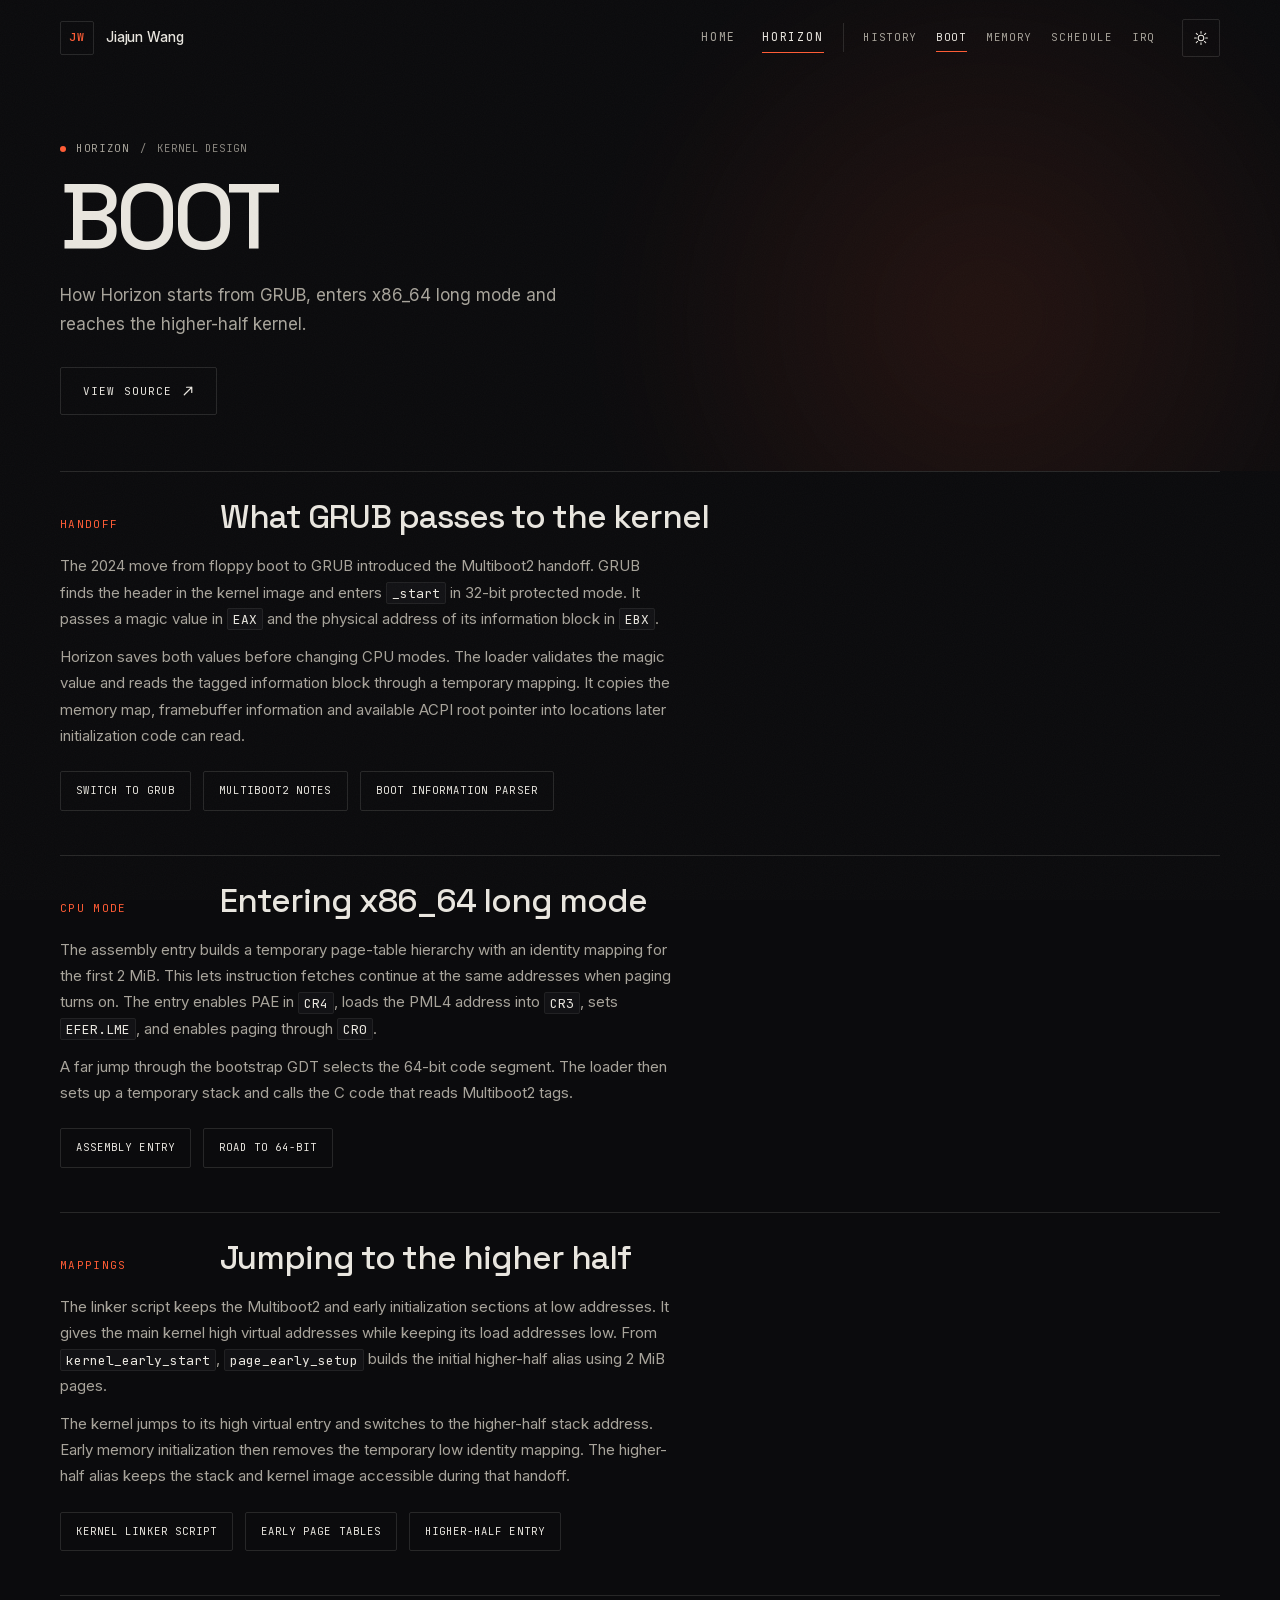
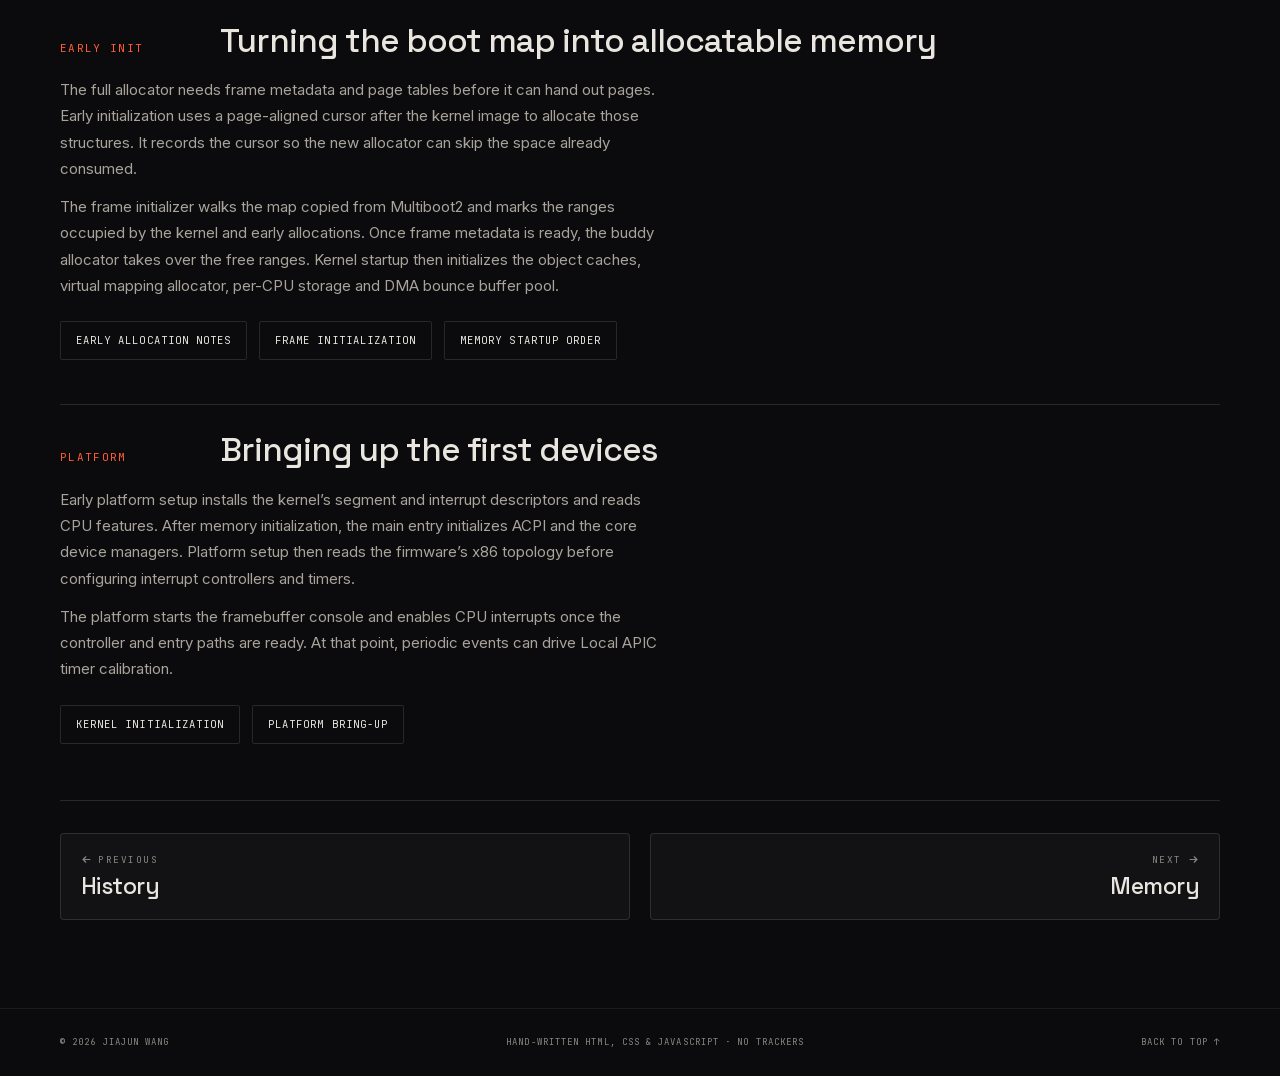
<file: horizon/boot.html>
<!DOCTYPE html>
<html lang="en" data-theme="dark">
<head>
  <meta charset="UTF-8" />
  <meta name="viewport" content="width=device-width, initial-scale=1" />
  <title>Boot · Horizon — Jiajun Wang</title>
  <meta name="description" content="How Horizon starts from GRUB, enters x86_64 long mode and reaches the higher-half kernel." />
  <meta name="author" content="Jiajun Wang" />

  <meta name="theme-color" content="#0b0b0d" />

  <link rel="icon" href="data:image/svg+xml,<svg xmlns='http://www.w3.org/2000/svg' viewBox='0 0 64 64'><rect width='64' height='64' rx='12' fill='%230b0b0d'/><text x='32' y='43' font-family='monospace' font-size='28' font-weight='bold' text-anchor='middle' fill='%23ff5c35'>JW</text></svg>" />

  <link rel="preload" href="../assets/fonts/space-grotesk-var.woff2" as="font" type="font/woff2" crossorigin />
  <link rel="preload" href="../assets/fonts/inter-var.woff2" as="font" type="font/woff2" crossorigin />
  <link rel="preload" href="../assets/fonts/jetbrains-mono-var.woff2" as="font" type="font/woff2" crossorigin />

  <script>
    (function () {
      try {
        var t = localStorage.getItem('jw-theme');
        if (t !== 'light' && t !== 'dark') t = 'dark';
        document.documentElement.setAttribute('data-theme', t);
        var m = document.querySelector('meta[name="theme-color"]');
        if (m) m.setAttribute('content', t === 'dark' ? '#0b0b0d' : '#f3f0e9');
      } catch (e) { /* storage unavailable */ }
    })();
  </script>

  <link rel="stylesheet" href="../assets/css/style.css" />
  <link rel="stylesheet" href="style.css" />
</head>
<body>
  <a class="skip" href="#details">Skip to content</a>
  <div class="progress" id="progress" aria-hidden="true"></div>
  <header class="head" id="head">
    <div class="wrap head-inner">
      <a class="brand" href="../index.html" aria-label="Jiajun Wang, home">
        <span class="brand-mark">JW</span>
        <span class="brand-name">Jiajun&nbsp;Wang</span>
      </a>

      <nav class="nav" aria-label="Site">
        <div class="nav-group">
          <a class="nav-root" href="../index.html" aria-expanded="false" aria-controls="home-sections">Home</a>
          <div class="nav-submenu" id="home-sections" inert>
            <div class="nav-links">
              <a href="../index.html#work">Work</a>
              <a href="../index.html#stack">Stack</a>
              <a href="../index.html#about">About</a>
              <a href="../index.html#contact">Contact</a>
            </div>
          </div>
        </div>
        <div class="nav-group">
          <a class="nav-root" href="./" data-current-section aria-expanded="true" aria-controls="horizon-sections">Horizon</a>
          <div class="nav-submenu" id="horizon-sections">
            <div class="nav-links">
              <a href="index.html">History</a>
              <a href="boot.html" aria-current="page">Boot</a>
              <a href="memory.html">Memory</a>
              <a href="schedule.html">Schedule</a>
              <a href="interrupts.html">IRQ</a>
            </div>
          </div>
        </div>
      </nav>

      <button class="theme" id="theme" type="button" aria-label="Switch theme">
        <svg class="i-sun" viewBox="0 0 24 24" aria-hidden="true"><circle cx="12" cy="12" r="4.2"/><path d="M12 2.4v2.6M12 19v2.6M2.4 12H5M19 12h2.6M4.9 4.9l1.9 1.9M17.2 17.2l1.9 1.9M19.1 4.9l-1.9 1.9M6.8 17.2l-1.9 1.9"/></svg>
        <svg class="i-moon" viewBox="0 0 24 24" aria-hidden="true"><path d="M20.6 13.2A8.6 8.6 0 1 1 10.8 3.4a6.8 6.8 0 0 0 9.8 9.8z"/></svg>
      </button>
    </div>
  </header>

  <main class="horizon" id="top">
    <section class="hero" aria-labelledby="hero-title">
      <div class="hero-glow" aria-hidden="true"></div>
      <div class="wrap">
        <p class="kicker reveal-load">
          <span class="dot" aria-hidden="true"></span>
          Horizon
          <span class="sep">/</span>
          <span class="mono">Kernel design</span>
        </p>
        <h1 id="hero-title" class="hero-title"><span class="line"><span>Boot</span></span></h1>
        <p class="lede reveal-load">How Horizon starts from GRUB, enters x86_64 long mode and reaches the higher-half kernel.</p>
        <div class="hero-cta reveal-load">
          <a class="btn btn-line" href="https://github.com/Ryan1202/Horizon-Operating-System" target="_blank" rel="noopener">
            View source
            <svg viewBox="0 0 16 16" aria-hidden="true"><path d="M3 13L13 3M13 3H6M13 3v7"/></svg>
          </a>
        </div>
      </div>
    </section>

    <section class="section" id="details" aria-label="Subsystem details">
      <div class="wrap">
        <section class="reveal" aria-label="What GRUB passes to the kernel">
          <div class="sec-head">
            <span class="sec-num">Handoff</span>
            <h2 class="sec-title">What GRUB passes to the kernel</h2>
          </div>
          <div class="feature-main">
            <p class="feature-desc">The 2024 move from floppy boot to GRUB introduced the Multiboot2 handoff. GRUB finds the header in the kernel image and enters <code>_start</code> in 32-bit protected mode. It passes a magic value in <code>EAX</code> and the physical address of its information block in <code>EBX</code>.</p>
            <p class="feature-desc">Horizon saves both values before changing CPU modes. The loader validates the magic value and reads the tagged information block through a temporary mapping. It copies the memory map, framebuffer information and available ACPI root pointer into locations later initialization code can read.</p>
            <div class="feature-actions">
              <a class="btn btn-line" href="https://github.com/Ryan1202/Horizon-Operating-System/commit/f5491ee">Switch to GRUB</a>
              <a class="btn btn-line" href="https://github.com/Ryan1202/Horizon-Operating-System/blob/cb0568bcf60d0da9837fcda852e78c9717d1505b/doc/notes/01-multiboot2.md">Multiboot2 notes</a>
              <a class="btn btn-line" href="https://github.com/Ryan1202/Horizon-Operating-System/blob/cb0568bcf60d0da9837fcda852e78c9717d1505b/src/arch/x86/multiboot2/multiboot2.c">Boot information parser</a>
            </div>
          </div>
        </section>

        <section class="reveal" aria-label="Entering x86_64 long mode">
          <div class="sec-head">
            <span class="sec-num">CPU mode</span>
            <h2 class="sec-title">Entering x86_64 long mode</h2>
          </div>
          <div class="feature-main">
            <p class="feature-desc">The assembly entry builds a temporary page-table hierarchy with an identity mapping for the first 2 MiB. This lets instruction fetches continue at the same addresses when paging turns on. The entry enables PAE in <code>CR4</code>, loads the PML4 address into <code>CR3</code>, sets <code>EFER.LME</code>, and enables paging through <code>CR0</code>.</p>
            <p class="feature-desc">A far jump through the bootstrap GDT selects the 64-bit code segment. The loader then sets up a temporary stack and calls the C code that reads Multiboot2 tags.</p>
            <div class="feature-actions">
              <a class="btn btn-line" href="https://github.com/Ryan1202/Horizon-Operating-System/blob/cb0568bcf60d0da9837fcda852e78c9717d1505b/src/arch/x86/multiboot2/multiboot2.asm">Assembly entry</a>
              <a class="btn btn-line" href="https://github.com/Ryan1202/Horizon-Operating-System/blob/cb0568bcf60d0da9837fcda852e78c9717d1505b/doc/notes/10-road_to_64.md">Road to 64-bit</a>
            </div>
          </div>
        </section>

        <section class="reveal" aria-label="Jumping to the higher half">
          <div class="sec-head">
            <span class="sec-num">Mappings</span>
            <h2 class="sec-title">Jumping to the higher half</h2>
          </div>
          <div class="feature-main">
            <p class="feature-desc">The linker script keeps the Multiboot2 and early initialization sections at low addresses. It gives the main kernel high virtual addresses while keeping its load addresses low. From <code>kernel_early_start</code>, <code>page_early_setup</code> builds the initial higher-half alias using 2 MiB pages.</p>
            <p class="feature-desc">The kernel jumps to its high virtual entry and switches to the higher-half stack address. Early memory initialization then removes the temporary low identity mapping. The higher-half alias keeps the stack and kernel image accessible during that handoff.</p>
            <div class="feature-actions">
              <a class="btn btn-line" href="https://github.com/Ryan1202/Horizon-Operating-System/blob/cb0568bcf60d0da9837fcda852e78c9717d1505b/src/arch/x86/kernel.lds">Kernel linker script</a>
              <a class="btn btn-line" href="https://github.com/Ryan1202/Horizon-Operating-System/blob/cb0568bcf60d0da9837fcda852e78c9717d1505b/src/arch/x86/kernel/page.c">Early page tables</a>
              <a class="btn btn-line" href="https://github.com/Ryan1202/Horizon-Operating-System/blob/cb0568bcf60d0da9837fcda852e78c9717d1505b/src/arch/x86/kernel/start.asm">Higher-half entry</a>
            </div>
          </div>
        </section>

        <section class="reveal" aria-label="Turning the boot map into allocatable memory">
          <div class="sec-head">
            <span class="sec-num">Early init</span>
            <h2 class="sec-title">Turning the boot map into allocatable memory</h2>
          </div>
          <div class="feature-main">
            <p class="feature-desc">The full allocator needs frame metadata and page tables before it can hand out pages. Early initialization uses a page-aligned cursor after the kernel image to allocate those structures. It records the cursor so the new allocator can skip the space already consumed.</p>
            <p class="feature-desc">The frame initializer walks the map copied from Multiboot2 and marks the ranges occupied by the kernel and early allocations. Once frame metadata is ready, the buddy allocator takes over the free ranges. Kernel startup then initializes the object caches, virtual mapping allocator, per-CPU storage and DMA bounce buffer pool.</p>
            <div class="feature-actions">
              <a class="btn btn-line" href="https://github.com/Ryan1202/Horizon-Operating-System/blob/cb0568bcf60d0da9837fcda852e78c9717d1505b/doc/notes/memory/04-early.md">Early allocation notes</a>
              <a class="btn btn-line" href="https://github.com/Ryan1202/Horizon-Operating-System/blob/cb0568bcf60d0da9837fcda852e78c9717d1505b/src/kernel/memory/frame/early.rs">Frame initialization</a>
              <a class="btn btn-line" href="https://github.com/Ryan1202/Horizon-Operating-System/blob/cb0568bcf60d0da9837fcda852e78c9717d1505b/src/kernel/memory.c">Memory startup order</a>
            </div>
          </div>
        </section>

        <section class="reveal" aria-label="Bringing up the first devices">
          <div class="sec-head">
            <span class="sec-num">Platform</span>
            <h2 class="sec-title">Bringing up the first devices</h2>
          </div>
          <div class="feature-main">
            <p class="feature-desc">Early platform setup installs the kernel’s segment and interrupt descriptors and reads CPU features. After memory initialization, the main entry initializes ACPI and the core device managers. Platform setup then reads the firmware’s x86 topology before configuring interrupt controllers and timers.</p>
            <p class="feature-desc">The platform starts the framebuffer console and enables CPU interrupts once the controller and entry paths are ready. At that point, periodic events can drive Local APIC timer calibration.</p>
            <div class="feature-actions">
              <a class="btn btn-line" href="https://github.com/Ryan1202/Horizon-Operating-System/blob/cb0568bcf60d0da9837fcda852e78c9717d1505b/src/kernel/main.c">Kernel initialization</a>
              <a class="btn btn-line" href="https://github.com/Ryan1202/Horizon-Operating-System/blob/cb0568bcf60d0da9837fcda852e78c9717d1505b/src/arch/x86/kernel/platform.c">Platform bring-up</a>
            </div>
          </div>
        </section>
        <nav class="horizon-pager reveal" aria-label="Horizon pages">
          <a class="pager-link prev" href="index.html">
            <span class="pager-kicker"><svg viewBox="0 0 16 16" aria-hidden="true"><path d="M13 8H3M7 4L3 8l4 4"/></svg> Previous</span>
            <span class="pager-title">History</span>
          </a>
          <a class="pager-link next" href="memory.html">
            <span class="pager-kicker">Next <svg viewBox="0 0 16 16" aria-hidden="true"><path d="M3 8h10M9 4l4 4-4 4"/></svg></span>
            <span class="pager-title">Memory</span>
          </a>
        </nav>
      </div>
    </section>
  </main>

  <footer class="foot">
    <div class="wrap foot-inner">
      <span>© <span id="year">2026</span> Jiajun Wang</span>
      <span class="foot-mid">Hand-written HTML, CSS &amp; JavaScript · no trackers</span>
      <a href="#top">Back to top ↑</a>
    </div>
  </footer>

  <script src="../assets/js/main.js"></script>
</body>
</html>
</file>
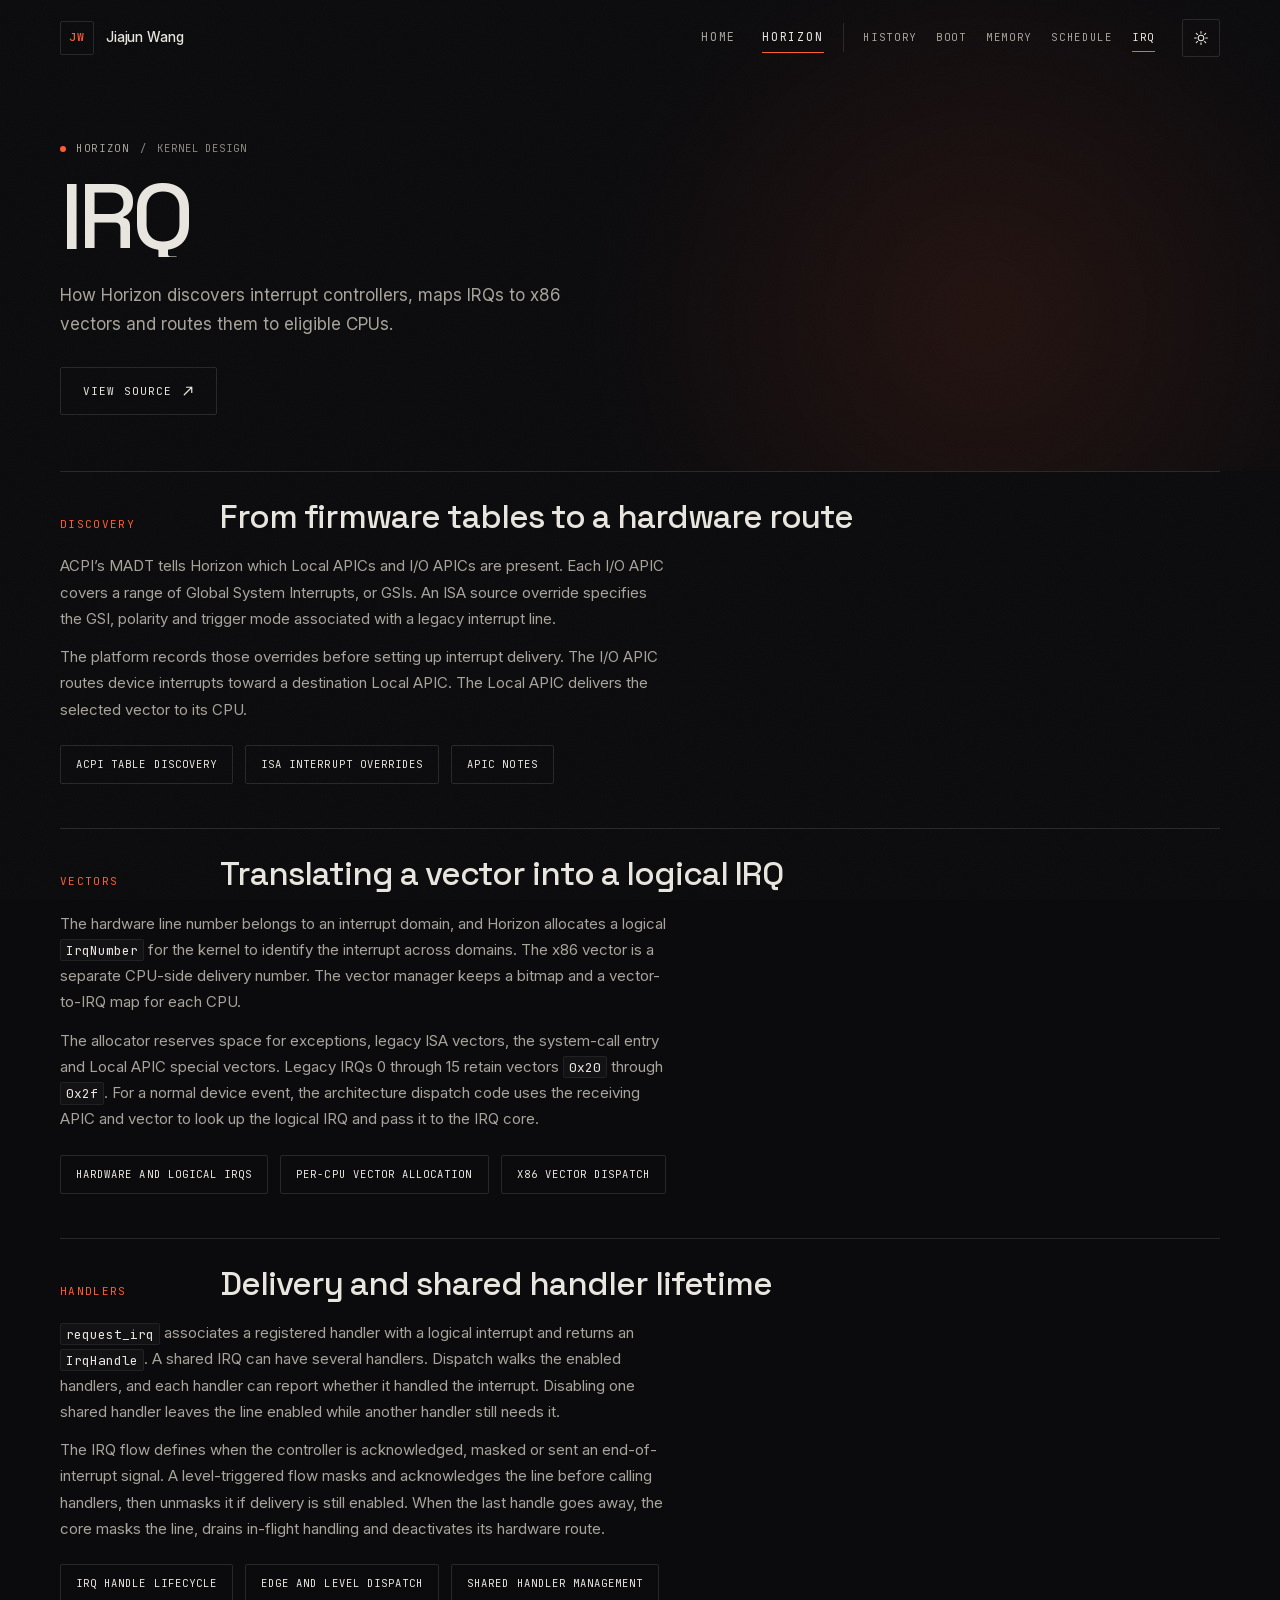
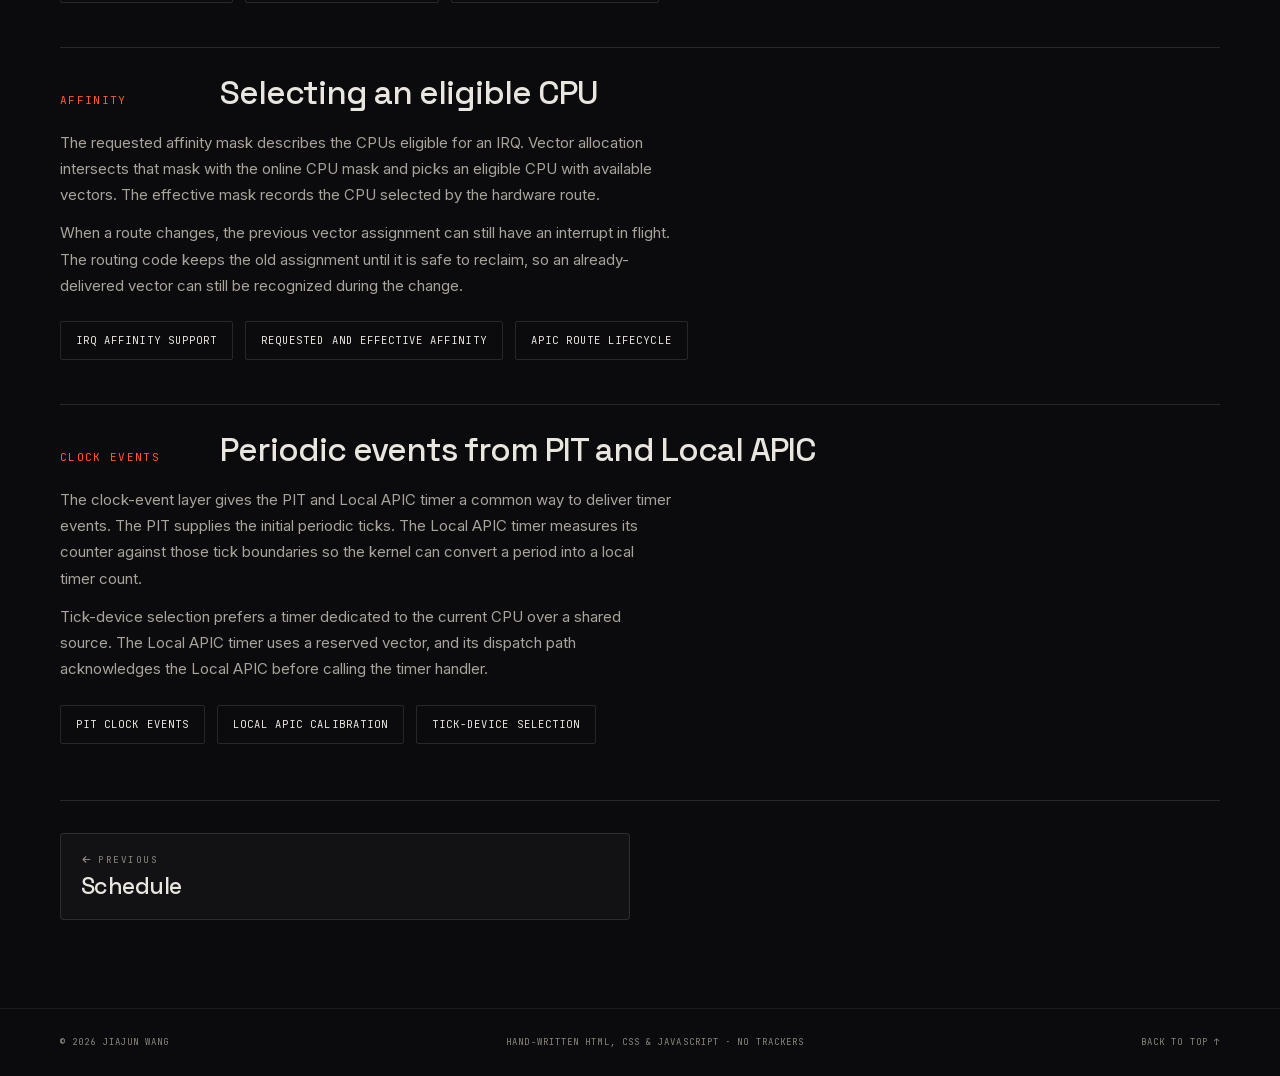
<file: horizon/interrupts.html>
<!DOCTYPE html>
<html lang="en" data-theme="dark">
<head>
  <meta charset="UTF-8" />
  <meta name="viewport" content="width=device-width, initial-scale=1" />
  <title>IRQ · Horizon — Jiajun Wang</title>
  <meta name="description" content="How Horizon discovers interrupt controllers, maps IRQs to x86 vectors and routes them to eligible CPUs." />
  <meta name="author" content="Jiajun Wang" />

  <meta name="theme-color" content="#0b0b0d" />

  <link rel="icon" href="data:image/svg+xml,<svg xmlns='http://www.w3.org/2000/svg' viewBox='0 0 64 64'><rect width='64' height='64' rx='12' fill='%230b0b0d'/><text x='32' y='43' font-family='monospace' font-size='28' font-weight='bold' text-anchor='middle' fill='%23ff5c35'>JW</text></svg>" />

  <link rel="preload" href="../assets/fonts/space-grotesk-var.woff2" as="font" type="font/woff2" crossorigin />
  <link rel="preload" href="../assets/fonts/inter-var.woff2" as="font" type="font/woff2" crossorigin />
  <link rel="preload" href="../assets/fonts/jetbrains-mono-var.woff2" as="font" type="font/woff2" crossorigin />

  <script>
    (function () {
      try {
        var t = localStorage.getItem('jw-theme');
        if (t !== 'light' && t !== 'dark') t = 'dark';
        document.documentElement.setAttribute('data-theme', t);
        var m = document.querySelector('meta[name="theme-color"]');
        if (m) m.setAttribute('content', t === 'dark' ? '#0b0b0d' : '#f3f0e9');
      } catch (e) { /* storage unavailable */ }
    })();
  </script>

  <link rel="stylesheet" href="../assets/css/style.css" />
  <link rel="stylesheet" href="style.css" />
</head>
<body>
  <a class="skip" href="#details">Skip to content</a>
  <div class="progress" id="progress" aria-hidden="true"></div>
  <header class="head" id="head">
    <div class="wrap head-inner">
      <a class="brand" href="../index.html" aria-label="Jiajun Wang, home">
        <span class="brand-mark">JW</span>
        <span class="brand-name">Jiajun&nbsp;Wang</span>
      </a>

      <nav class="nav" aria-label="Site">
        <div class="nav-group">
          <a class="nav-root" href="../index.html" aria-expanded="false" aria-controls="home-sections">Home</a>
          <div class="nav-submenu" id="home-sections" inert>
            <div class="nav-links">
              <a href="../index.html#work">Work</a>
              <a href="../index.html#stack">Stack</a>
              <a href="../index.html#about">About</a>
              <a href="../index.html#contact">Contact</a>
            </div>
          </div>
        </div>
        <div class="nav-group">
          <a class="nav-root" href="./" data-current-section aria-expanded="true" aria-controls="horizon-sections">Horizon</a>
          <div class="nav-submenu" id="horizon-sections">
            <div class="nav-links">
              <a href="index.html">History</a>
              <a href="boot.html">Boot</a>
              <a href="memory.html">Memory</a>
              <a href="schedule.html">Schedule</a>
              <a href="interrupts.html" aria-current="page">IRQ</a>
            </div>
          </div>
        </div>
      </nav>

      <button class="theme" id="theme" type="button" aria-label="Switch theme">
        <svg class="i-sun" viewBox="0 0 24 24" aria-hidden="true"><circle cx="12" cy="12" r="4.2"/><path d="M12 2.4v2.6M12 19v2.6M2.4 12H5M19 12h2.6M4.9 4.9l1.9 1.9M17.2 17.2l1.9 1.9M19.1 4.9l-1.9 1.9M6.8 17.2l-1.9 1.9"/></svg>
        <svg class="i-moon" viewBox="0 0 24 24" aria-hidden="true"><path d="M20.6 13.2A8.6 8.6 0 1 1 10.8 3.4a6.8 6.8 0 0 0 9.8 9.8z"/></svg>
      </button>
    </div>
  </header>

  <main class="horizon" id="top">
    <section class="hero" aria-labelledby="hero-title">
      <div class="hero-glow" aria-hidden="true"></div>
      <div class="wrap">
        <p class="kicker reveal-load">
          <span class="dot" aria-hidden="true"></span>
          Horizon
          <span class="sep">/</span>
          <span class="mono">Kernel design</span>
        </p>
        <h1 id="hero-title" class="hero-title"><span class="line"><span>IRQ</span></span></h1>
        <p class="lede reveal-load">How Horizon discovers interrupt controllers, maps IRQs to x86 vectors and routes them to eligible CPUs.</p>
        <div class="hero-cta reveal-load">
          <a class="btn btn-line" href="https://github.com/Ryan1202/Horizon-Operating-System" target="_blank" rel="noopener">
            View source
            <svg viewBox="0 0 16 16" aria-hidden="true"><path d="M3 13L13 3M13 3H6M13 3v7"/></svg>
          </a>
        </div>
      </div>
    </section>

    <section class="section" id="details" aria-label="Subsystem details">
      <div class="wrap">
        <section class="reveal" aria-label="From firmware tables to a hardware route">
          <div class="sec-head">
            <span class="sec-num">Discovery</span>
            <h2 class="sec-title">From firmware tables to a hardware route</h2>
          </div>
          <div class="feature-main">
            <p class="feature-desc">ACPI’s MADT tells Horizon which Local APICs and I/O APICs are present. Each I/O APIC covers a range of Global System Interrupts, or GSIs. An ISA source override specifies the GSI, polarity and trigger mode associated with a legacy interrupt line.</p>
            <p class="feature-desc">The platform records those overrides before setting up interrupt delivery. The I/O APIC routes device interrupts toward a destination Local APIC. The Local APIC delivers the selected vector to its CPU.</p>
            <div class="feature-actions">
              <a class="btn btn-line" href="https://github.com/Ryan1202/Horizon-Operating-System/commit/113ee61">ACPI table discovery</a>
              <a class="btn btn-line" href="https://github.com/Ryan1202/Horizon-Operating-System/blob/cb0568bcf60d0da9837fcda852e78c9717d1505b/src/arch/x86/kernel/interrupt/legacy.rs">ISA interrupt overrides</a>
              <a class="btn btn-line" href="https://github.com/Ryan1202/Horizon-Operating-System/blob/cb0568bcf60d0da9837fcda852e78c9717d1505b/doc/notes/interrupt/1-apic.md">APIC notes</a>
            </div>
          </div>
        </section>

        <section class="reveal" aria-label="Translating a vector into a logical IRQ">
          <div class="sec-head">
            <span class="sec-num">Vectors</span>
            <h2 class="sec-title">Translating a vector into a logical IRQ</h2>
          </div>
          <div class="feature-main">
            <p class="feature-desc">The hardware line number belongs to an interrupt domain, and Horizon allocates a logical <code>IrqNumber</code> for the kernel to identify the interrupt across domains. The x86 vector is a separate CPU-side delivery number. The vector manager keeps a bitmap and a vector-to-IRQ map for each CPU.</p>
            <p class="feature-desc">The allocator reserves space for exceptions, legacy ISA vectors, the system-call entry and Local APIC special vectors. Legacy IRQs 0 through 15 retain vectors <code>0x20</code> through <code>0x2f</code>. For a normal device event, the architecture dispatch code uses the receiving APIC and vector to look up the logical IRQ and pass it to the IRQ core.</p>
            <div class="feature-actions">
              <a class="btn btn-line" href="https://github.com/Ryan1202/Horizon-Operating-System/blob/cb0568bcf60d0da9837fcda852e78c9717d1505b/doc/notes/interrupt/3-irq-number.md">Hardware and logical IRQs</a>
              <a class="btn btn-line" href="https://github.com/Ryan1202/Horizon-Operating-System/blob/cb0568bcf60d0da9837fcda852e78c9717d1505b/src/arch/x86/kernel/interrupt/vector.rs">Per-CPU vector allocation</a>
              <a class="btn btn-line" href="https://github.com/Ryan1202/Horizon-Operating-System/blob/cb0568bcf60d0da9837fcda852e78c9717d1505b/src/arch/x86/kernel/interrupt/mod.rs">x86 vector dispatch</a>
            </div>
          </div>
        </section>

        <section class="reveal" aria-label="Delivery and shared handler lifetime">
          <div class="sec-head">
            <span class="sec-num">Handlers</span>
            <h2 class="sec-title">Delivery and shared handler lifetime</h2>
          </div>
          <div class="feature-main">
            <p class="feature-desc"><code>request_irq</code> associates a registered handler with a logical interrupt and returns an <code>IrqHandle</code>. A shared IRQ can have several handlers. Dispatch walks the enabled handlers, and each handler can report whether it handled the interrupt. Disabling one shared handler leaves the line enabled while another handler still needs it.</p>
            <p class="feature-desc">The IRQ flow defines when the controller is acknowledged, masked or sent an end-of-interrupt signal. A level-triggered flow masks and acknowledges the line before calling handlers, then unmasks it if delivery is still enabled. When the last handle goes away, the core masks the line, drains in-flight handling and deactivates its hardware route.</p>
            <div class="feature-actions">
              <a class="btn btn-line" href="https://github.com/Ryan1202/Horizon-Operating-System/blob/cb0568bcf60d0da9837fcda852e78c9717d1505b/doc/notes/interrupt/5-handle.md">IRQ handle lifecycle</a>
              <a class="btn btn-line" href="https://github.com/Ryan1202/Horizon-Operating-System/blob/cb0568bcf60d0da9837fcda852e78c9717d1505b/src/kernel/interrupt/irq/flow.rs">Edge and level dispatch</a>
              <a class="btn btn-line" href="https://github.com/Ryan1202/Horizon-Operating-System/blob/cb0568bcf60d0da9837fcda852e78c9717d1505b/src/kernel/interrupt/irq/handle.rs">Shared handler management</a>
            </div>
          </div>
        </section>

        <section class="reveal" aria-label="Selecting an eligible CPU">
          <div class="sec-head">
            <span class="sec-num">Affinity</span>
            <h2 class="sec-title">Selecting an eligible CPU</h2>
          </div>
          <div class="feature-main">
            <p class="feature-desc">The requested affinity mask describes the CPUs eligible for an IRQ. Vector allocation intersects that mask with the online CPU mask and picks an eligible CPU with available vectors. The effective mask records the CPU selected by the hardware route.</p>
            <p class="feature-desc">When a route changes, the previous vector assignment can still have an interrupt in flight. The routing code keeps the old assignment until it is safe to reclaim, so an already-delivered vector can still be recognized during the change.</p>
            <div class="feature-actions">
              <a class="btn btn-line" href="https://github.com/Ryan1202/Horizon-Operating-System/commit/45ddfd4">IRQ affinity support</a>
              <a class="btn btn-line" href="https://github.com/Ryan1202/Horizon-Operating-System/blob/cb0568bcf60d0da9837fcda852e78c9717d1505b/doc/notes/interrupt/8-affinity.md">Requested and effective affinity</a>
              <a class="btn btn-line" href="https://github.com/Ryan1202/Horizon-Operating-System/blob/cb0568bcf60d0da9837fcda852e78c9717d1505b/src/arch/x86/kernel/interrupt/apic/domain.rs">APIC route lifecycle</a>
            </div>
          </div>
        </section>

        <section class="reveal" aria-label="Periodic events from PIT and Local APIC">
          <div class="sec-head">
            <span class="sec-num">Clock events</span>
            <h2 class="sec-title">Periodic events from PIT and Local APIC</h2>
          </div>
          <div class="feature-main">
            <p class="feature-desc">The clock-event layer gives the PIT and Local APIC timer a common way to deliver timer events. The PIT supplies the initial periodic ticks. The Local APIC timer measures its counter against those tick boundaries so the kernel can convert a period into a local timer count.</p>
            <p class="feature-desc">Tick-device selection prefers a timer dedicated to the current CPU over a shared source. The Local APIC timer uses a reserved vector, and its dispatch path acknowledges the Local APIC before calling the timer handler.</p>
            <div class="feature-actions">
              <a class="btn btn-line" href="https://github.com/Ryan1202/Horizon-Operating-System/commit/1867d85">PIT clock events</a>
              <a class="btn btn-line" href="https://github.com/Ryan1202/Horizon-Operating-System/commit/cb0568b">Local APIC calibration</a>
              <a class="btn btn-line" href="https://github.com/Ryan1202/Horizon-Operating-System/blob/cb0568bcf60d0da9837fcda852e78c9717d1505b/src/kernel/time/tick.rs">Tick-device selection</a>
            </div>
          </div>
        </section>
        <nav class="horizon-pager reveal" aria-label="Horizon pages">
          <a class="pager-link prev" href="schedule.html">
            <span class="pager-kicker"><svg viewBox="0 0 16 16" aria-hidden="true"><path d="M13 8H3M7 4L3 8l4 4"/></svg> Previous</span>
            <span class="pager-title">Schedule</span>
          </a>
        </nav>
      </div>
    </section>
  </main>

  <footer class="foot">
    <div class="wrap foot-inner">
      <span>© <span id="year">2026</span> Jiajun Wang</span>
      <span class="foot-mid">Hand-written HTML, CSS &amp; JavaScript · no trackers</span>
      <a href="#top">Back to top ↑</a>
    </div>
  </footer>

  <script src="../assets/js/main.js"></script>
</body>
</html>
</file>
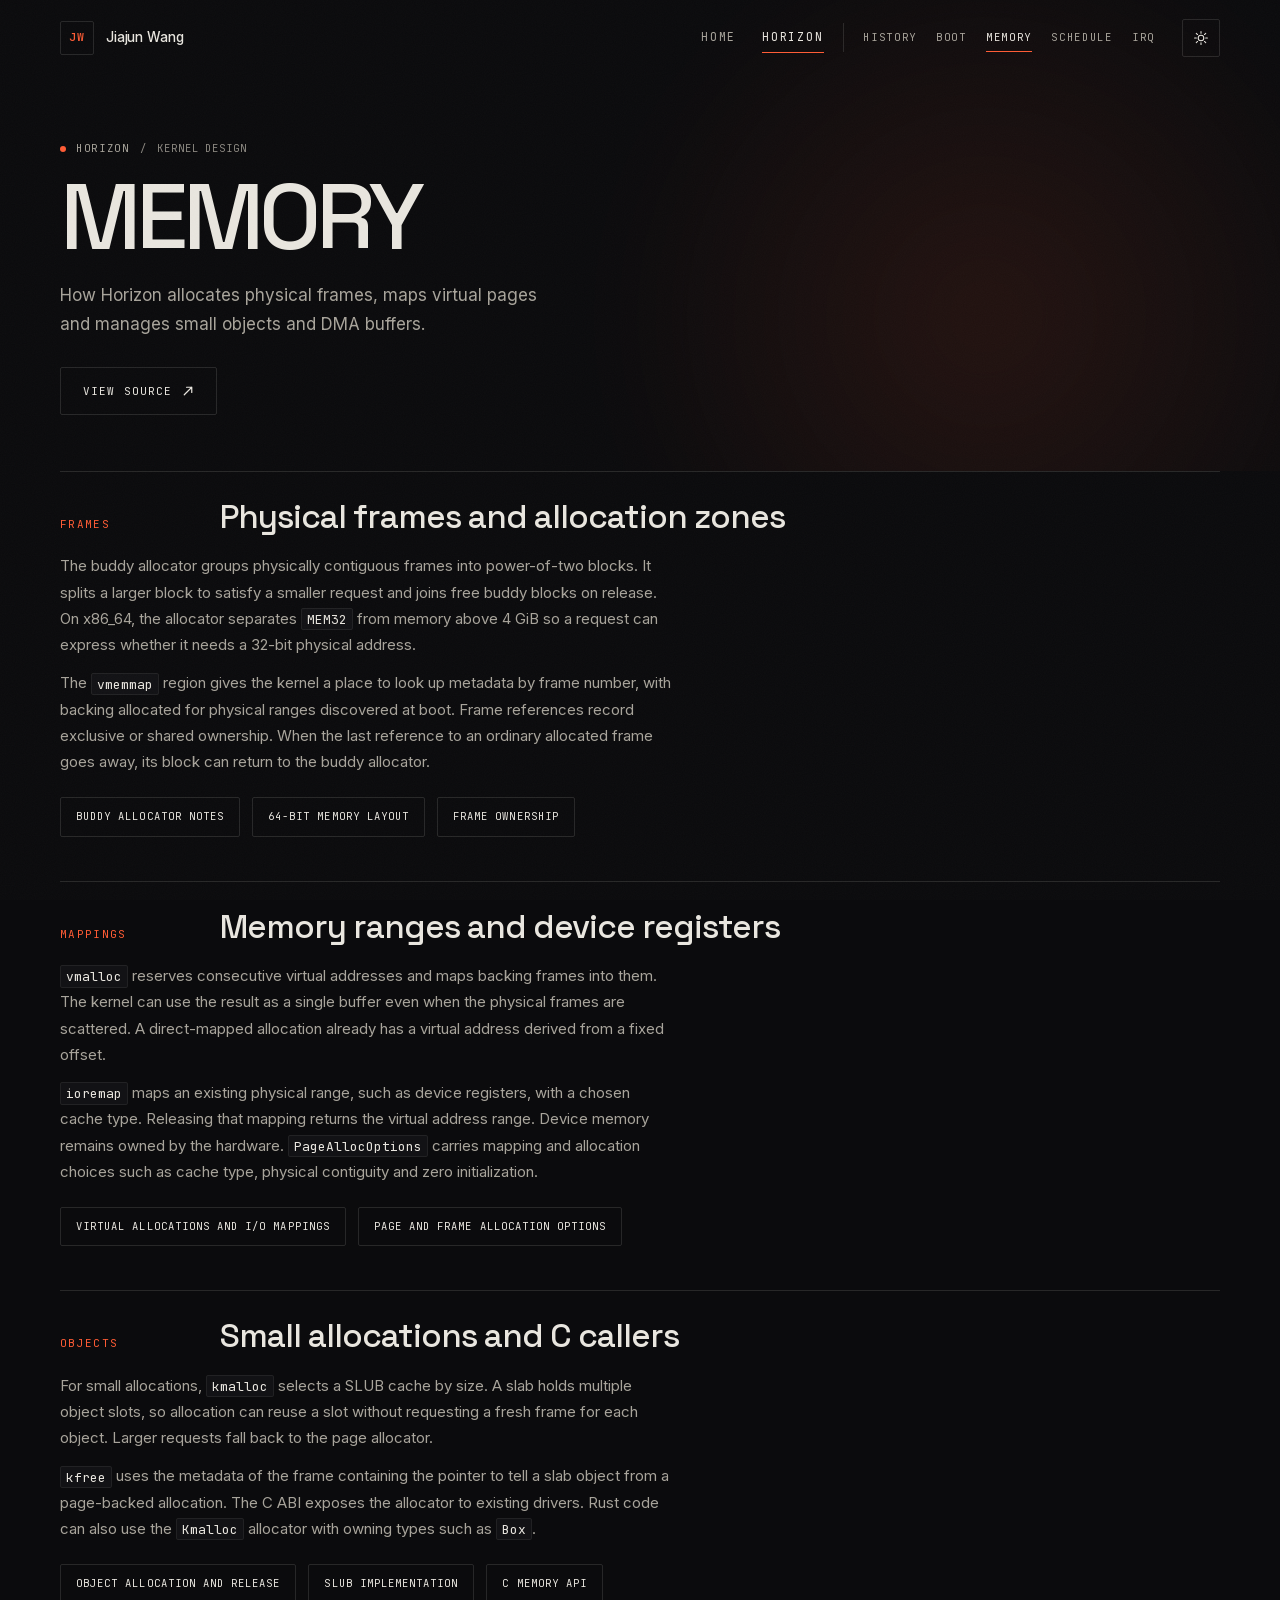
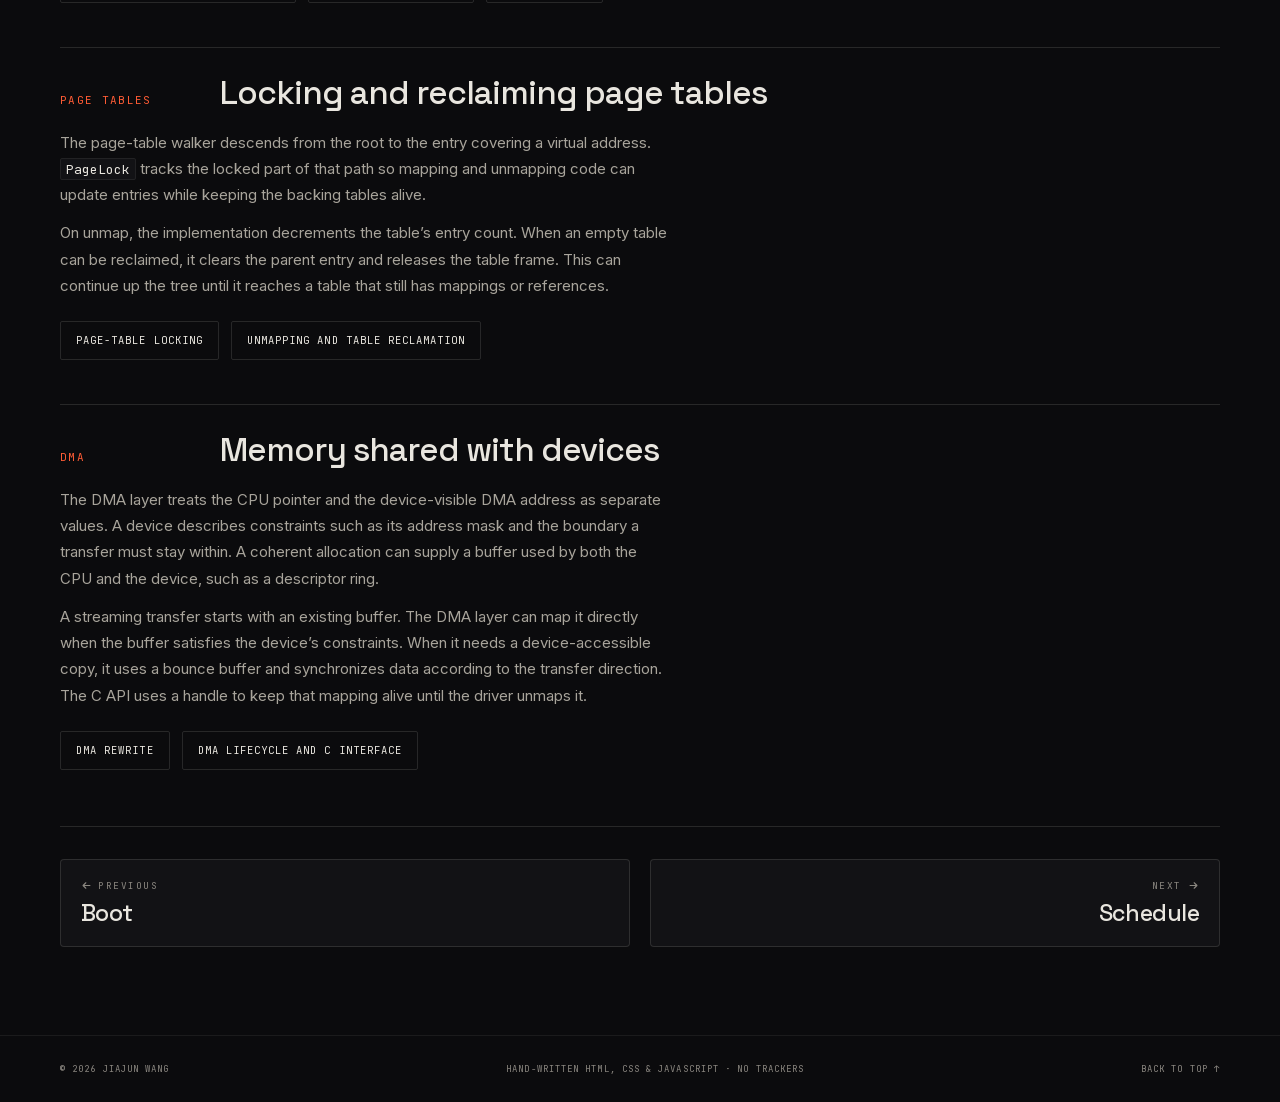
<file: horizon/memory.html>
<!DOCTYPE html>
<html lang="en" data-theme="dark">
<head>
  <meta charset="UTF-8" />
  <meta name="viewport" content="width=device-width, initial-scale=1" />
  <title>Memory · Horizon — Jiajun Wang</title>
  <meta name="description" content="How Horizon allocates physical frames, maps virtual pages and manages small objects and DMA buffers." />
  <meta name="author" content="Jiajun Wang" />

  <meta name="theme-color" content="#0b0b0d" />

  <link rel="icon" href="data:image/svg+xml,<svg xmlns='http://www.w3.org/2000/svg' viewBox='0 0 64 64'><rect width='64' height='64' rx='12' fill='%230b0b0d'/><text x='32' y='43' font-family='monospace' font-size='28' font-weight='bold' text-anchor='middle' fill='%23ff5c35'>JW</text></svg>" />

  <link rel="preload" href="../assets/fonts/space-grotesk-var.woff2" as="font" type="font/woff2" crossorigin />
  <link rel="preload" href="../assets/fonts/inter-var.woff2" as="font" type="font/woff2" crossorigin />
  <link rel="preload" href="../assets/fonts/jetbrains-mono-var.woff2" as="font" type="font/woff2" crossorigin />

  <script>
    (function () {
      try {
        var t = localStorage.getItem('jw-theme');
        if (t !== 'light' && t !== 'dark') t = 'dark';
        document.documentElement.setAttribute('data-theme', t);
        var m = document.querySelector('meta[name="theme-color"]');
        if (m) m.setAttribute('content', t === 'dark' ? '#0b0b0d' : '#f3f0e9');
      } catch (e) { /* storage unavailable */ }
    })();
  </script>

  <link rel="stylesheet" href="../assets/css/style.css" />
  <link rel="stylesheet" href="style.css" />
</head>
<body>
  <a class="skip" href="#details">Skip to content</a>
  <div class="progress" id="progress" aria-hidden="true"></div>
  <header class="head" id="head">
    <div class="wrap head-inner">
      <a class="brand" href="../index.html" aria-label="Jiajun Wang, home">
        <span class="brand-mark">JW</span>
        <span class="brand-name">Jiajun&nbsp;Wang</span>
      </a>

      <nav class="nav" aria-label="Site">
        <div class="nav-group">
          <a class="nav-root" href="../index.html" aria-expanded="false" aria-controls="home-sections">Home</a>
          <div class="nav-submenu" id="home-sections" inert>
            <div class="nav-links">
              <a href="../index.html#work">Work</a>
              <a href="../index.html#stack">Stack</a>
              <a href="../index.html#about">About</a>
              <a href="../index.html#contact">Contact</a>
            </div>
          </div>
        </div>
        <div class="nav-group">
          <a class="nav-root" href="./" data-current-section aria-expanded="true" aria-controls="horizon-sections">Horizon</a>
          <div class="nav-submenu" id="horizon-sections">
            <div class="nav-links">
              <a href="index.html">History</a>
              <a href="boot.html">Boot</a>
              <a href="memory.html" aria-current="page">Memory</a>
              <a href="schedule.html">Schedule</a>
              <a href="interrupts.html">IRQ</a>
            </div>
          </div>
        </div>
      </nav>

      <button class="theme" id="theme" type="button" aria-label="Switch theme">
        <svg class="i-sun" viewBox="0 0 24 24" aria-hidden="true"><circle cx="12" cy="12" r="4.2"/><path d="M12 2.4v2.6M12 19v2.6M2.4 12H5M19 12h2.6M4.9 4.9l1.9 1.9M17.2 17.2l1.9 1.9M19.1 4.9l-1.9 1.9M6.8 17.2l-1.9 1.9"/></svg>
        <svg class="i-moon" viewBox="0 0 24 24" aria-hidden="true"><path d="M20.6 13.2A8.6 8.6 0 1 1 10.8 3.4a6.8 6.8 0 0 0 9.8 9.8z"/></svg>
      </button>
    </div>
  </header>

  <main class="horizon" id="top">
    <section class="hero" aria-labelledby="hero-title">
      <div class="hero-glow" aria-hidden="true"></div>
      <div class="wrap">
        <p class="kicker reveal-load">
          <span class="dot" aria-hidden="true"></span>
          Horizon
          <span class="sep">/</span>
          <span class="mono">Kernel design</span>
        </p>
        <h1 id="hero-title" class="hero-title"><span class="line"><span>Memory</span></span></h1>
        <p class="lede reveal-load">How Horizon allocates physical frames, maps virtual pages and manages small objects and DMA buffers.</p>
        <div class="hero-cta reveal-load">
          <a class="btn btn-line" href="https://github.com/Ryan1202/Horizon-Operating-System" target="_blank" rel="noopener">
            View source
            <svg viewBox="0 0 16 16" aria-hidden="true"><path d="M3 13L13 3M13 3H6M13 3v7"/></svg>
          </a>
        </div>
      </div>
    </section>

    <section class="section" id="details" aria-label="Subsystem details">
      <div class="wrap">
        <section class="reveal" aria-label="Physical frames and allocation zones">
          <div class="sec-head">
            <span class="sec-num">Frames</span>
            <h2 class="sec-title">Physical frames and allocation zones</h2>
          </div>
          <div class="feature-main">
            <p class="feature-desc">The buddy allocator groups physically contiguous frames into power-of-two blocks. It splits a larger block to satisfy a smaller request and joins free buddy blocks on release. On x86_64, the allocator separates <code>MEM32</code> from memory above 4 GiB so a request can express whether it needs a 32-bit physical address.</p>
            <p class="feature-desc">The <code>vmemmap</code> region gives the kernel a place to look up metadata by frame number, with backing allocated for physical ranges discovered at boot. Frame references record exclusive or shared ownership. When the last reference to an ordinary allocated frame goes away, its block can return to the buddy allocator.</p>
            <div class="feature-actions">
              <a class="btn btn-line" href="https://github.com/Ryan1202/Horizon-Operating-System/blob/cb0568bcf60d0da9837fcda852e78c9717d1505b/doc/notes/memory/07-buddy.md">Buddy allocator notes</a>
              <a class="btn btn-line" href="https://github.com/Ryan1202/Horizon-Operating-System/blob/cb0568bcf60d0da9837fcda852e78c9717d1505b/doc/notes/memory/11-layout64.md">64-bit memory layout</a>
              <a class="btn btn-line" href="https://github.com/Ryan1202/Horizon-Operating-System/blob/cb0568bcf60d0da9837fcda852e78c9717d1505b/src/kernel/memory/frame/reference.rs">Frame ownership</a>
            </div>
          </div>
        </section>

        <section class="reveal" aria-label="Memory ranges and device registers">
          <div class="sec-head">
            <span class="sec-num">Mappings</span>
            <h2 class="sec-title">Memory ranges and device registers</h2>
          </div>
          <div class="feature-main">
            <p class="feature-desc"><code>vmalloc</code> reserves consecutive virtual addresses and maps backing frames into them. The kernel can use the result as a single buffer even when the physical frames are scattered. A direct-mapped allocation already has a virtual address derived from a fixed offset.</p>
            <p class="feature-desc"><code>ioremap</code> maps an existing physical range, such as device registers, with a chosen cache type. Releasing that mapping returns the virtual address range. Device memory remains owned by the hardware. <code>PageAllocOptions</code> carries mapping and allocation choices such as cache type, physical contiguity and zero initialization.</p>
            <div class="feature-actions">
              <a class="btn btn-line" href="https://github.com/Ryan1202/Horizon-Operating-System/blob/cb0568bcf60d0da9837fcda852e78c9717d1505b/doc/memory/04-vmalloc.md">Virtual allocations and I/O mappings</a>
              <a class="btn btn-line" href="https://github.com/Ryan1202/Horizon-Operating-System/blob/cb0568bcf60d0da9837fcda852e78c9717d1505b/doc/memory/09-options.md">Page and frame allocation options</a>
            </div>
          </div>
        </section>

        <section class="reveal" aria-label="Small allocations and C callers">
          <div class="sec-head">
            <span class="sec-num">Objects</span>
            <h2 class="sec-title">Small allocations and C callers</h2>
          </div>
          <div class="feature-main">
            <p class="feature-desc">For small allocations, <code>kmalloc</code> selects a SLUB cache by size. A slab holds multiple object slots, so allocation can reuse a slot without requesting a fresh frame for each object. Larger requests fall back to the page allocator.</p>
            <p class="feature-desc"><code>kfree</code> uses the metadata of the frame containing the pointer to tell a slab object from a page-backed allocation. The C ABI exposes the allocator to existing drivers. Rust code can also use the <code>Kmalloc</code> allocator with owning types such as <code>Box</code>.</p>
            <div class="feature-actions">
              <a class="btn btn-line" href="https://github.com/Ryan1202/Horizon-Operating-System/blob/cb0568bcf60d0da9837fcda852e78c9717d1505b/doc/memory/02-kmalloc.md">Object allocation and release</a>
              <a class="btn btn-line" href="https://github.com/Ryan1202/Horizon-Operating-System/blob/cb0568bcf60d0da9837fcda852e78c9717d1505b/doc/notes/memory/10-slub.md">SLUB implementation</a>
              <a class="btn btn-line" href="https://github.com/Ryan1202/Horizon-Operating-System/blob/cb0568bcf60d0da9837fcda852e78c9717d1505b/doc/memory/08-c-api.md">C memory API</a>
            </div>
          </div>
        </section>

        <section class="reveal" aria-label="Locking and reclaiming page tables">
          <div class="sec-head">
            <span class="sec-num">Page tables</span>
            <h2 class="sec-title">Locking and reclaiming page tables</h2>
          </div>
          <div class="feature-main">
            <p class="feature-desc">The page-table walker descends from the root to the entry covering a virtual address. <code>PageLock</code> tracks the locked part of that path so mapping and unmapping code can update entries while keeping the backing tables alive.</p>
            <p class="feature-desc">On unmap, the implementation decrements the table’s entry count. When an empty table can be reclaimed, it clears the parent entry and releases the table frame. This can continue up the tree until it reaches a table that still has mappings or references.</p>
            <div class="feature-actions">
              <a class="btn btn-line" href="https://github.com/Ryan1202/Horizon-Operating-System/blob/cb0568bcf60d0da9837fcda852e78c9717d1505b/doc/notes/memory/12-page_lock.md">Page-table locking</a>
              <a class="btn btn-line" href="https://github.com/Ryan1202/Horizon-Operating-System/blob/cb0568bcf60d0da9837fcda852e78c9717d1505b/src/kernel/memory/page/table.rs">Unmapping and table reclamation</a>
            </div>
          </div>
        </section>

        <section class="reveal" aria-label="Memory shared with devices">
          <div class="sec-head">
            <span class="sec-num">DMA</span>
            <h2 class="sec-title">Memory shared with devices</h2>
          </div>
          <div class="feature-main">
            <p class="feature-desc">The DMA layer treats the CPU pointer and the device-visible DMA address as separate values. A device describes constraints such as its address mask and the boundary a transfer must stay within. A coherent allocation can supply a buffer used by both the CPU and the device, such as a descriptor ring.</p>
            <p class="feature-desc">A streaming transfer starts with an existing buffer. The DMA layer can map it directly when the buffer satisfies the device’s constraints. When it needs a device-accessible copy, it uses a bounce buffer and synchronizes data according to the transfer direction. The C API uses a handle to keep that mapping alive until the driver unmaps it.</p>
            <div class="feature-actions">
              <a class="btn btn-line" href="https://github.com/Ryan1202/Horizon-Operating-System/commit/9b9ec28">DMA rewrite</a>
              <a class="btn btn-line" href="https://github.com/Ryan1202/Horizon-Operating-System/blob/cb0568bcf60d0da9837fcda852e78c9717d1505b/doc/notes/dma/1-lifecycle-and-ffi.md">DMA lifecycle and C interface</a>
            </div>
          </div>
        </section>
        <nav class="horizon-pager reveal" aria-label="Horizon pages">
          <a class="pager-link prev" href="boot.html">
            <span class="pager-kicker"><svg viewBox="0 0 16 16" aria-hidden="true"><path d="M13 8H3M7 4L3 8l4 4"/></svg> Previous</span>
            <span class="pager-title">Boot</span>
          </a>
          <a class="pager-link next" href="schedule.html">
            <span class="pager-kicker">Next <svg viewBox="0 0 16 16" aria-hidden="true"><path d="M3 8h10M9 4l4 4-4 4"/></svg></span>
            <span class="pager-title">Schedule</span>
          </a>
        </nav>
      </div>
    </section>
  </main>

  <footer class="foot">
    <div class="wrap foot-inner">
      <span>© <span id="year">2026</span> Jiajun Wang</span>
      <span class="foot-mid">Hand-written HTML, CSS &amp; JavaScript · no trackers</span>
      <a href="#top">Back to top ↑</a>
    </div>
  </footer>

  <script src="../assets/js/main.js"></script>
</body>
</html>
</file>
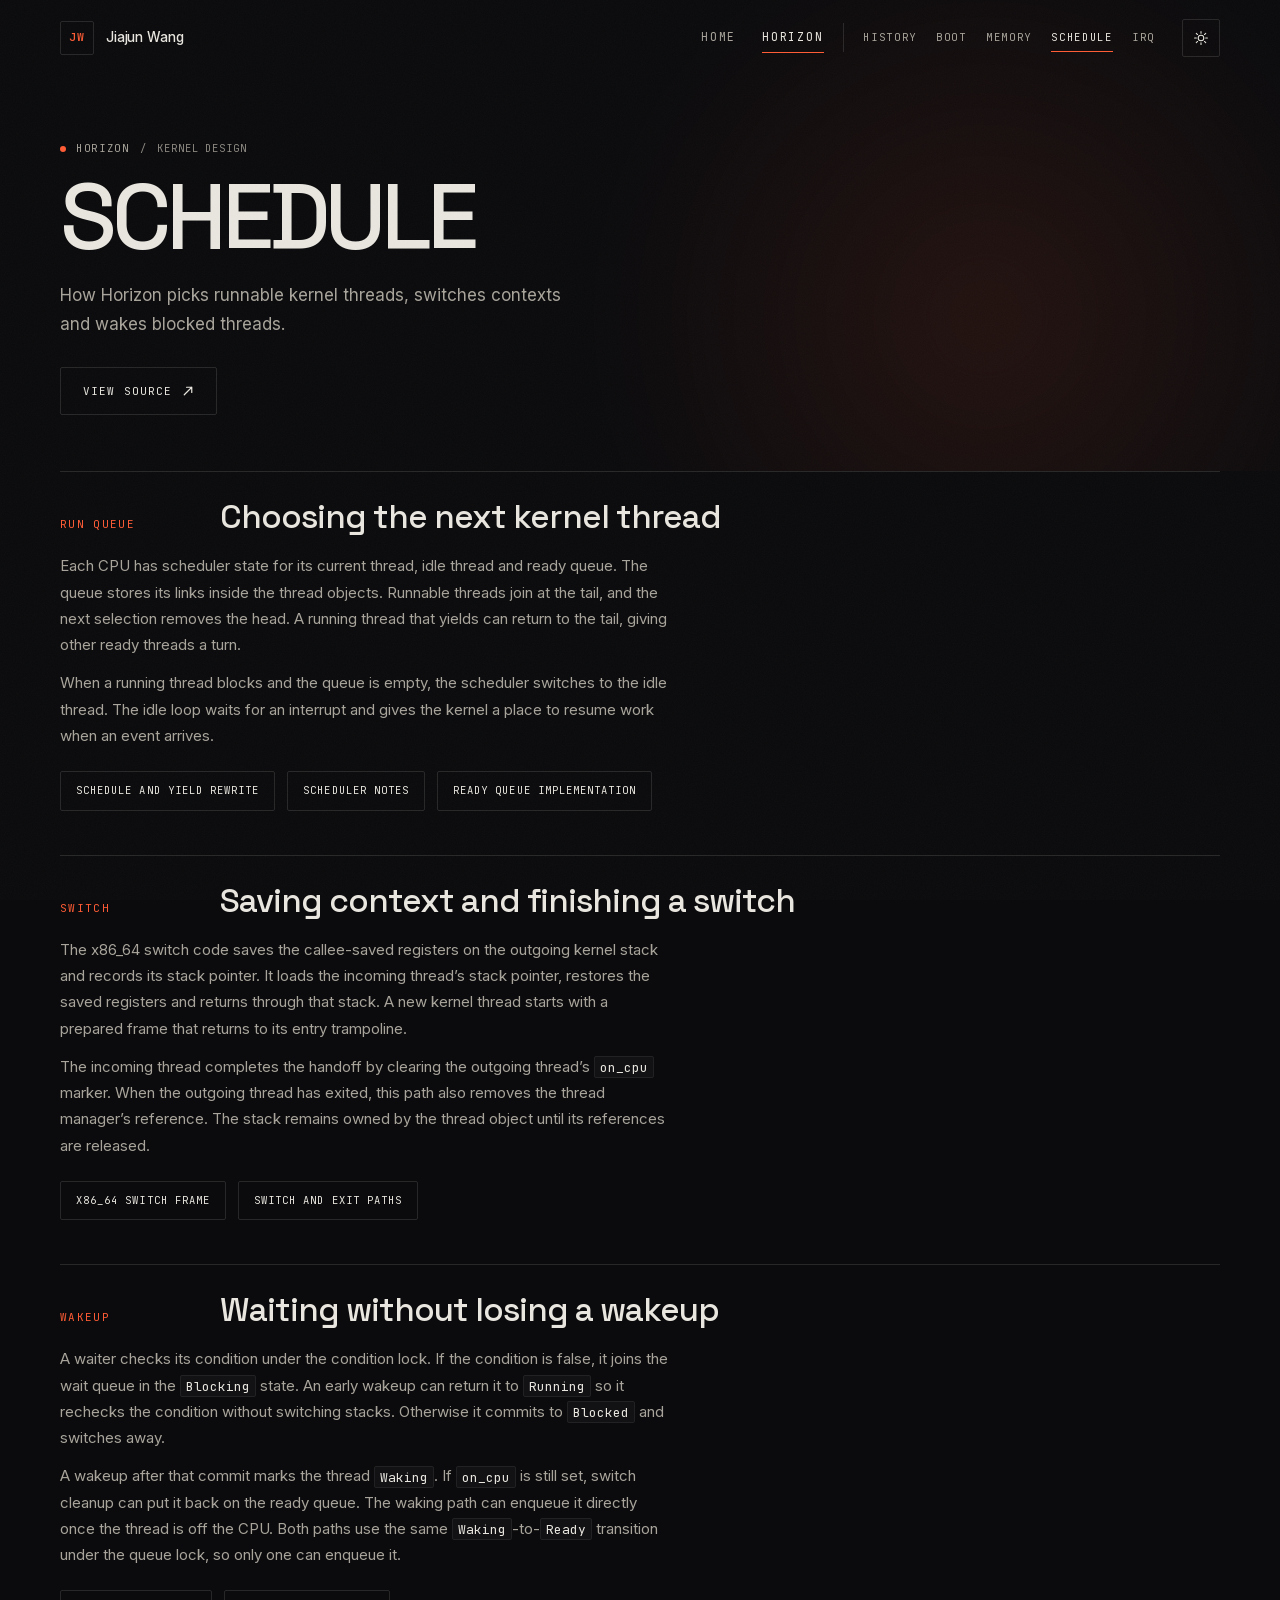
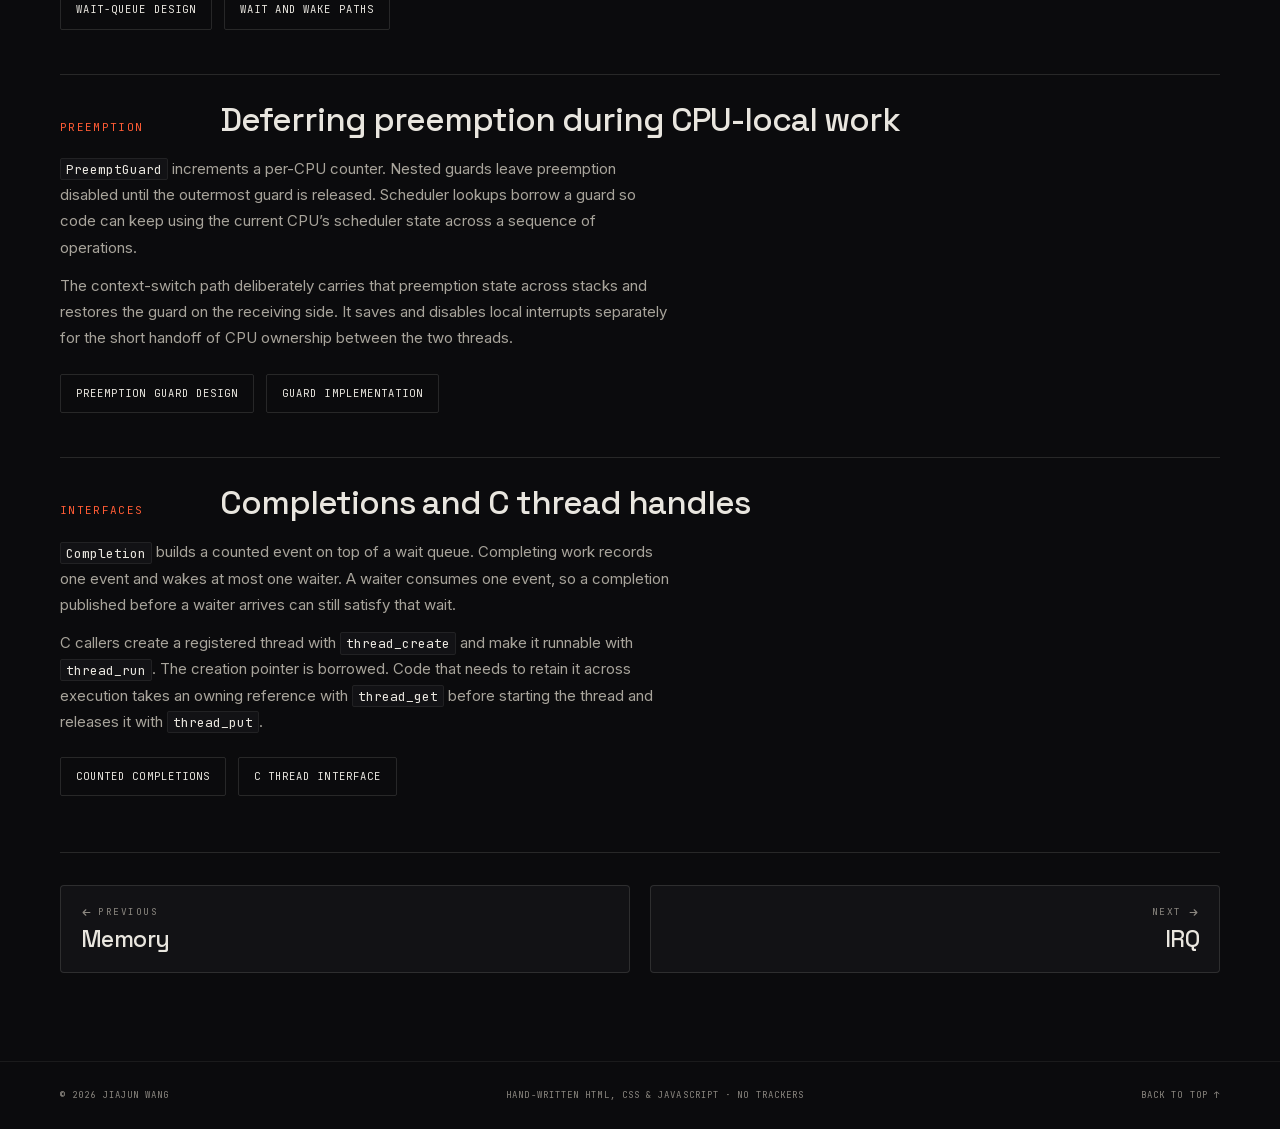
<file: horizon/schedule.html>
<!DOCTYPE html>
<html lang="en" data-theme="dark">
<head>
  <meta charset="UTF-8" />
  <meta name="viewport" content="width=device-width, initial-scale=1" />
  <title>Schedule · Horizon — Jiajun Wang</title>
  <meta name="description" content="How Horizon picks runnable kernel threads, switches contexts and wakes blocked threads." />
  <meta name="author" content="Jiajun Wang" />

  <meta name="theme-color" content="#0b0b0d" />

  <link rel="icon" href="data:image/svg+xml,<svg xmlns='http://www.w3.org/2000/svg' viewBox='0 0 64 64'><rect width='64' height='64' rx='12' fill='%230b0b0d'/><text x='32' y='43' font-family='monospace' font-size='28' font-weight='bold' text-anchor='middle' fill='%23ff5c35'>JW</text></svg>" />

  <link rel="preload" href="../assets/fonts/space-grotesk-var.woff2" as="font" type="font/woff2" crossorigin />
  <link rel="preload" href="../assets/fonts/inter-var.woff2" as="font" type="font/woff2" crossorigin />
  <link rel="preload" href="../assets/fonts/jetbrains-mono-var.woff2" as="font" type="font/woff2" crossorigin />

  <script>
    (function () {
      try {
        var t = localStorage.getItem('jw-theme');
        if (t !== 'light' && t !== 'dark') t = 'dark';
        document.documentElement.setAttribute('data-theme', t);
        var m = document.querySelector('meta[name="theme-color"]');
        if (m) m.setAttribute('content', t === 'dark' ? '#0b0b0d' : '#f3f0e9');
      } catch (e) { /* storage unavailable */ }
    })();
  </script>

  <link rel="stylesheet" href="../assets/css/style.css" />
  <link rel="stylesheet" href="style.css" />
</head>
<body>
  <a class="skip" href="#details">Skip to content</a>
  <div class="progress" id="progress" aria-hidden="true"></div>
  <header class="head" id="head">
    <div class="wrap head-inner">
      <a class="brand" href="../index.html" aria-label="Jiajun Wang, home">
        <span class="brand-mark">JW</span>
        <span class="brand-name">Jiajun&nbsp;Wang</span>
      </a>

      <nav class="nav" aria-label="Site">
        <div class="nav-group">
          <a class="nav-root" href="../index.html" aria-expanded="false" aria-controls="home-sections">Home</a>
          <div class="nav-submenu" id="home-sections" inert>
            <div class="nav-links">
              <a href="../index.html#work">Work</a>
              <a href="../index.html#stack">Stack</a>
              <a href="../index.html#about">About</a>
              <a href="../index.html#contact">Contact</a>
            </div>
          </div>
        </div>
        <div class="nav-group">
          <a class="nav-root" href="./" data-current-section aria-expanded="true" aria-controls="horizon-sections">Horizon</a>
          <div class="nav-submenu" id="horizon-sections">
            <div class="nav-links">
              <a href="index.html">History</a>
              <a href="boot.html">Boot</a>
              <a href="memory.html">Memory</a>
              <a href="schedule.html" aria-current="page">Schedule</a>
              <a href="interrupts.html">IRQ</a>
            </div>
          </div>
        </div>
      </nav>

      <button class="theme" id="theme" type="button" aria-label="Switch theme">
        <svg class="i-sun" viewBox="0 0 24 24" aria-hidden="true"><circle cx="12" cy="12" r="4.2"/><path d="M12 2.4v2.6M12 19v2.6M2.4 12H5M19 12h2.6M4.9 4.9l1.9 1.9M17.2 17.2l1.9 1.9M19.1 4.9l-1.9 1.9M6.8 17.2l-1.9 1.9"/></svg>
        <svg class="i-moon" viewBox="0 0 24 24" aria-hidden="true"><path d="M20.6 13.2A8.6 8.6 0 1 1 10.8 3.4a6.8 6.8 0 0 0 9.8 9.8z"/></svg>
      </button>
    </div>
  </header>

  <main class="horizon" id="top">
    <section class="hero" aria-labelledby="hero-title">
      <div class="hero-glow" aria-hidden="true"></div>
      <div class="wrap">
        <p class="kicker reveal-load">
          <span class="dot" aria-hidden="true"></span>
          Horizon
          <span class="sep">/</span>
          <span class="mono">Kernel design</span>
        </p>
        <h1 id="hero-title" class="hero-title"><span class="line"><span>Schedule</span></span></h1>
        <p class="lede reveal-load">How Horizon picks runnable kernel threads, switches contexts and wakes blocked threads.</p>
        <div class="hero-cta reveal-load">
          <a class="btn btn-line" href="https://github.com/Ryan1202/Horizon-Operating-System" target="_blank" rel="noopener">
            View source
            <svg viewBox="0 0 16 16" aria-hidden="true"><path d="M3 13L13 3M13 3H6M13 3v7"/></svg>
          </a>
        </div>
      </div>
    </section>

    <section class="section" id="details" aria-label="Subsystem details">
      <div class="wrap">
        <section class="reveal" aria-label="Choosing the next kernel thread">
          <div class="sec-head">
            <span class="sec-num">Run queue</span>
            <h2 class="sec-title">Choosing the next kernel thread</h2>
          </div>
          <div class="feature-main">
            <p class="feature-desc">Each CPU has scheduler state for its current thread, idle thread and ready queue. The queue stores its links inside the thread objects. Runnable threads join at the tail, and the next selection removes the head. A running thread that yields can return to the tail, giving other ready threads a turn.</p>
            <p class="feature-desc">When a running thread blocks and the queue is empty, the scheduler switches to the idle thread. The idle loop waits for an interrupt and gives the kernel a place to resume work when an event arrives.</p>
            <div class="feature-actions">
              <a class="btn btn-line" href="https://github.com/Ryan1202/Horizon-Operating-System/commit/5048b05">Schedule and yield rewrite</a>
              <a class="btn btn-line" href="https://github.com/Ryan1202/Horizon-Operating-System/blob/cb0568bcf60d0da9837fcda852e78c9717d1505b/doc/notes/thread/3-scheduler.md">Scheduler notes</a>
              <a class="btn btn-line" href="https://github.com/Ryan1202/Horizon-Operating-System/blob/cb0568bcf60d0da9837fcda852e78c9717d1505b/src/kernel/thread/scheduler/ready_queue.rs">Ready queue implementation</a>
            </div>
          </div>
        </section>

        <section class="reveal" aria-label="Saving context and finishing a switch">
          <div class="sec-head">
            <span class="sec-num">Switch</span>
            <h2 class="sec-title">Saving context and finishing a switch</h2>
          </div>
          <div class="feature-main">
            <p class="feature-desc">The x86_64 switch code saves the callee-saved registers on the outgoing kernel stack and records its stack pointer. It loads the incoming thread’s stack pointer, restores the saved registers and returns through that stack. A new kernel thread starts with a prepared frame that returns to its entry trampoline.</p>
            <p class="feature-desc">The incoming thread completes the handoff by clearing the outgoing thread’s <code>on_cpu</code> marker. When the outgoing thread has exited, this path also removes the thread manager’s reference. The stack remains owned by the thread object until its references are released.</p>
            <div class="feature-actions">
              <a class="btn btn-line" href="https://github.com/Ryan1202/Horizon-Operating-System/blob/cb0568bcf60d0da9837fcda852e78c9717d1505b/src/arch/x86/kernel/thread/mod.rs">x86_64 switch frame</a>
              <a class="btn btn-line" href="https://github.com/Ryan1202/Horizon-Operating-System/blob/cb0568bcf60d0da9837fcda852e78c9717d1505b/src/kernel/thread/scheduler.rs">Switch and exit paths</a>
            </div>
          </div>
        </section>

        <section class="reveal" aria-label="Waiting without losing a wakeup">
          <div class="sec-head">
            <span class="sec-num">Wakeup</span>
            <h2 class="sec-title">Waiting without losing a wakeup</h2>
          </div>
          <div class="feature-main">
            <p class="feature-desc">A waiter checks its condition under the condition lock. If the condition is false, it joins the wait queue in the <code>Blocking</code> state. An early wakeup can return it to <code>Running</code> so it rechecks the condition without switching stacks. Otherwise it commits to <code>Blocked</code> and switches away.</p>
            <p class="feature-desc">A wakeup after that commit marks the thread <code>Waking</code>. If <code>on_cpu</code> is still set, switch cleanup can put it back on the ready queue. The waking path can enqueue it directly once the thread is off the CPU. Both paths use the same <code>Waking</code>-to-<code>Ready</code> transition under the queue lock, so only one can enqueue it.</p>
            <div class="feature-actions">
              <a class="btn btn-line" href="https://github.com/Ryan1202/Horizon-Operating-System/blob/cb0568bcf60d0da9837fcda852e78c9717d1505b/doc/notes/thread/4-wait-queue.md">Wait-queue design</a>
              <a class="btn btn-line" href="https://github.com/Ryan1202/Horizon-Operating-System/blob/cb0568bcf60d0da9837fcda852e78c9717d1505b/src/kernel/thread/wait_queue.rs">Wait and wake paths</a>
            </div>
          </div>
        </section>

        <section class="reveal" aria-label="Deferring preemption during CPU-local work">
          <div class="sec-head">
            <span class="sec-num">Preemption</span>
            <h2 class="sec-title">Deferring preemption during CPU-local work</h2>
          </div>
          <div class="feature-main">
            <p class="feature-desc"><code>PreemptGuard</code> increments a per-CPU counter. Nested guards leave preemption disabled until the outermost guard is released. Scheduler lookups borrow a guard so code can keep using the current CPU’s scheduler state across a sequence of operations.</p>
            <p class="feature-desc">The context-switch path deliberately carries that preemption state across stacks and restores the guard on the receiving side. It saves and disables local interrupts separately for the short handoff of CPU ownership between the two threads.</p>
            <div class="feature-actions">
              <a class="btn btn-line" href="https://github.com/Ryan1202/Horizon-Operating-System/blob/cb0568bcf60d0da9837fcda852e78c9717d1505b/doc/notes/thread/6-preempt-guard.md">Preemption guard design</a>
              <a class="btn btn-line" href="https://github.com/Ryan1202/Horizon-Operating-System/blob/cb0568bcf60d0da9837fcda852e78c9717d1505b/src/kernel/thread/scheduler/preempt_guard.rs">Guard implementation</a>
            </div>
          </div>
        </section>

        <section class="reveal" aria-label="Completions and C thread handles">
          <div class="sec-head">
            <span class="sec-num">Interfaces</span>
            <h2 class="sec-title">Completions and C thread handles</h2>
          </div>
          <div class="feature-main">
            <p class="feature-desc"><code>Completion</code> builds a counted event on top of a wait queue. Completing work records one event and wakes at most one waiter. A waiter consumes one event, so a completion published before a waiter arrives can still satisfy that wait.</p>
            <p class="feature-desc">C callers create a registered thread with <code>thread_create</code> and make it runnable with <code>thread_run</code>. The creation pointer is borrowed. Code that needs to retain it across execution takes an owning reference with <code>thread_get</code> before starting the thread and releases it with <code>thread_put</code>.</p>
            <div class="feature-actions">
              <a class="btn btn-line" href="https://github.com/Ryan1202/Horizon-Operating-System/blob/cb0568bcf60d0da9837fcda852e78c9717d1505b/src/kernel/thread/completion.rs">Counted completions</a>
              <a class="btn btn-line" href="https://github.com/Ryan1202/Horizon-Operating-System/blob/cb0568bcf60d0da9837fcda852e78c9717d1505b/doc/notes/thread/5-c-ffi.md">C thread interface</a>
            </div>
          </div>
        </section>
        <nav class="horizon-pager reveal" aria-label="Horizon pages">
          <a class="pager-link prev" href="memory.html">
            <span class="pager-kicker"><svg viewBox="0 0 16 16" aria-hidden="true"><path d="M13 8H3M7 4L3 8l4 4"/></svg> Previous</span>
            <span class="pager-title">Memory</span>
          </a>
          <a class="pager-link next" href="interrupts.html">
            <span class="pager-kicker">Next <svg viewBox="0 0 16 16" aria-hidden="true"><path d="M3 8h10M9 4l4 4-4 4"/></svg></span>
            <span class="pager-title">IRQ</span>
          </a>
        </nav>
      </div>
    </section>
  </main>

  <footer class="foot">
    <div class="wrap foot-inner">
      <span>© <span id="year">2026</span> Jiajun Wang</span>
      <span class="foot-mid">Hand-written HTML, CSS &amp; JavaScript · no trackers</span>
      <a href="#top">Back to top ↑</a>
    </div>
  </footer>

  <script src="../assets/js/main.js"></script>
</body>
</html>
</file>
<file: assets/css/style.css>
/* =========================================================
   Jiajun Wang — personal site
   Hand-written CSS. No frameworks, no build step.

   00 · fonts & tokens
   01 · base
   02 · header
   03 · hero
   04 · sections
   05 · work
   06 · stack
   07 · about
   08 · contact & footer
   09 · motion
   10 · responsive
   ========================================================= */

/* ---------- 00 · fonts ---------- */
@font-face {
  font-family: "Space Grotesk";
  src: url("../fonts/space-grotesk-var.woff2") format("woff2");
  font-weight: 300 700;
  font-style: normal;
  font-display: swap;
}
@font-face {
  font-family: "Inter";
  src: url("../fonts/inter-var.woff2") format("woff2");
  font-weight: 100 900;
  font-style: normal;
  font-display: swap;
}
@font-face {
  font-family: "JetBrains Mono";
  src: url("../fonts/jetbrains-mono-var.woff2") format("woff2");
  font-weight: 100 800;
  font-style: normal;
  font-display: swap;
}

:root {
  --display: "Space Grotesk", "Helvetica Neue", Arial, sans-serif;
  --sans: "Inter", -apple-system, BlinkMacSystemFont, "Segoe UI", "PingFang SC",
          "Hiragino Sans GB", "Microsoft YaHei", sans-serif;
  --mono: "JetBrains Mono", ui-monospace, SFMono-Regular, Menlo, Consolas, monospace;

  --wrap: 1240px;
  --pad: 40px;
  --radius: 4px;

  --ease: cubic-bezier(.22, 1, .36, 1);
  --head-h: 76px;
}

html[data-theme="dark"] {
  --bg: #0b0b0d;
  --bg-2: #0e0e11;
  --surface: #121215;
  --text: #e9e6df;
  --text-2: #a8a49b;
  --text-3: #8b8780;
  --line: rgba(233, 230, 223, .13);
  --line-2: rgba(233, 230, 223, .07);
  --accent: #ff5c35;
  --accent-ink: #140a06;
  --accent-soft: rgba(255, 92, 53, .07);
  --term-bg: #0c0c0f;
  --term-text: #d6d3cb;
  color-scheme: dark;
}

html[data-theme="light"] {
  --bg: #f3f0e9;
  --bg-2: #ece8df;
  --surface: #f8f6f0;
  --text: #121210;
  --text-2: #56534c;
  --text-3: #6d6a63;
  --line: rgba(18, 18, 16, .15);
  --line-2: rgba(18, 18, 16, .08);
  --accent: #b8401a;
  --accent-ink: #fff6f1;
  --accent-soft: rgba(184, 64, 26, .06);
  --term-bg: #101014;
  --term-text: #d6d3cb;
  color-scheme: light;
}

/* ---------- 01 · base ---------- */
*, *::before, *::after { box-sizing: border-box; }

html {
  scroll-behavior: smooth;
  scroll-padding-top: calc(var(--head-h) + 24px);
  -webkit-text-size-adjust: 100%;
}

body {
  margin: 0;
  background: var(--bg);
  color: var(--text);
  font-family: var(--sans);
  font-size: 16px;
  line-height: 1.65;
  -webkit-font-smoothing: antialiased;
  -moz-osx-font-smoothing: grayscale;
  overflow-x: hidden;
  transition: background-color .5s var(--ease), color .5s var(--ease);
}

/* fine film grain: keeps the flat colours from looking like a mockup */
body::after {
  content: "";
  position: fixed;
  inset: 0;
  z-index: 90;
  pointer-events: none;
  opacity: .05;
  background-image: url("data:image/svg+xml,%3Csvg xmlns='http://www.w3.org/2000/svg' width='140' height='140'%3E%3Cfilter id='n'%3E%3CfeTurbulence type='fractalNoise' baseFrequency='.9' numOctaves='3'/%3E%3C/filter%3E%3Crect width='140' height='140' filter='url(%23n)' opacity='.55'/%3E%3C/svg%3E");
}

img { display: block; max-width: 100%; }
a { color: inherit; text-decoration: none; }
ul, ol, dl, dd { margin: 0; padding: 0; list-style: none; }
h1, h2, h3, p { margin: 0; }
button { font: inherit; color: inherit; background: none; border: 0; }
code {
  font-family: var(--mono);
  font-size: .86em;
  padding: .12em .38em;
  border: 1px solid var(--line-2);
  border-radius: 2px;
  background: var(--surface);
  color: var(--text);
}

.horizon-detail {
  text-decoration: underline;
  text-decoration-color: var(--line);
  text-decoration-thickness: .1em;
  text-underline-offset: .2em;
  transition: color .2s, text-decoration-color .2s;
}
.horizon-detail:hover {
  color: var(--accent);
  text-decoration-color: var(--accent);
}

::selection { background: var(--accent); color: var(--accent-ink); }

:focus-visible {
  outline: 2px solid var(--accent);
  outline-offset: 3px;
  border-radius: 2px;
}

.wrap {
  width: 100%;
  max-width: var(--wrap);
  margin-inline: auto;
  padding-inline: var(--pad);
}

.mono { font-family: var(--mono); }

.skip {
  position: fixed;
  top: -100px;
  left: 24px;
  z-index: 200;
  padding: 12px 18px;
  background: var(--accent);
  color: var(--accent-ink);
  font-family: var(--mono);
  font-size: 12px;
  transition: top .2s;
}
.skip:focus { top: 16px; }

.progress {
  position: fixed;
  inset: 0 auto auto 0;
  z-index: 120;
  width: 100%;
  height: 2px;
  background: var(--accent);
  transform: scaleX(0);
  transform-origin: 0 50%;
}

/* ---------- 02 · header ---------- */
.head {
  position: fixed;
  inset: 0 0 auto 0;
  z-index: 60;
  height: var(--head-h);
  border-bottom: 1px solid transparent;
  transition: background-color .35s, border-color .35s, backdrop-filter .35s;
}
.head.scrolled {
  background: color-mix(in srgb, var(--bg) 82%, transparent);
  -webkit-backdrop-filter: blur(14px) saturate(140%);
  backdrop-filter: blur(14px) saturate(140%);
  border-bottom-color: var(--line-2);
}

.head-inner {
  display: flex;
  align-items: center;
  justify-content: space-between;
  height: 100%;
  gap: 24px;
}

.brand {
  display: inline-flex;
  align-items: center;
  gap: 12px;
}
.brand-mark {
  display: grid;
  place-items: center;
  width: 34px;
  height: 34px;
  border: 1px solid var(--line);
  border-radius: 2px;
  font-family: var(--mono);
  font-size: 11px;
  font-weight: 600;
  letter-spacing: .06em;
  color: var(--accent);
  transition: border-color .25s, background-color .25s;
}
.brand:hover .brand-mark { border-color: var(--accent); background: var(--accent-soft); }
.brand-name {
  font-size: 13.5px;
  font-weight: 500;
  letter-spacing: -.01em;
}

.nav {
  --nav-group-gap: clamp(6px, 2vw, 30px);
  --nav-font-size: 10.5px;
  display: flex;
  flex: 1;
  align-items: center;
  justify-content: safe flex-end;
  min-width: 0;
  padding: 3px;
  overflow-x: auto;
  scrollbar-width: none;
}
.nav-group {
  display: flex;
  flex: 0 0 auto;
  align-items: center;
  white-space: nowrap;
}

.nav-group:not(:last-child) {
  padding-inline-end: var(--nav-group-gap);
}

.nav-submenu {
  flex: 0 0 auto;
  width: 0;
  overflow: hidden;
  opacity: 0;
}

.nav-root[aria-expanded="true"] + .nav-submenu {
  width: var(--submenu-width, max-content);
  opacity: 1;
}

.nav.is-ready .nav-submenu {
  transition-property: width, opacity;
  transition-duration: .38s;
  transition-timing-function: cubic-bezier(.28, .62, .42, 1);
}

.nav-links {
  --divider-gap: clamp(12px, 1.5vw, 20px);
  position: relative;
  display: flex;
  align-items: center;
  width: max-content;
  gap: clamp(10px, 1.5vw, 20px);
  padding-inline-start: calc(2 * var(--divider-gap) + 1px);
}

.nav-links::before {
  content: "";
  position: absolute;
  inset-block: 0;
  inset-inline-start: var(--divider-gap);
  width: 1px;
  background: var(--line);
}

.nav-group a {
  position: relative;
  flex: 0 0 auto;
  font-family: var(--mono);
  font-size: var(--nav-font-size);
  letter-spacing: .16em;
  text-transform: uppercase;
  color: var(--text-2);
  padding: 6px 0;
  transition: color .2s;
}

.nav-group .nav-root {
  font-size: calc(var(--nav-font-size) + 1px);
}

.nav-group a::after {
  content: "";
  position: absolute;
  left: 0;
  bottom: 0;
  width: 100%;
  height: 1px;
  background: var(--accent);
  transform: scaleX(0);
  transform-origin: 0 50%;
  transition: transform .35s var(--ease);
}

.nav-group a:focus-visible { outline-offset: -2px; }

.nav-group a:hover,
.nav-group a[aria-current],
.nav-group a[data-current-section] {
  color: var(--text);
}

.nav-group a:hover::after,
.nav-group a[aria-current]::after,
.nav-group a[data-current-section]::after {
  transform: scaleX(1);
}

.theme {
  display: grid;
  place-items: center;
  width: 38px;
  height: 38px;
  border: 1px solid var(--line);
  border-radius: 2px;
  cursor: pointer;
  transition: border-color .25s, background-color .25s, transform .25s;
}
.theme:hover { border-color: var(--accent); background: var(--accent-soft); transform: translateY(-1px); }
.theme svg {
  width: 16px;
  height: 16px;
  fill: none;
  stroke: currentColor;
  stroke-width: 1.6;
  stroke-linecap: round;
  stroke-linejoin: round;
}
html[data-theme="dark"] .i-moon { display: none; }
html[data-theme="light"] .i-sun { display: none; }

/* ---------- 03 · hero ---------- */
.hero {
  position: relative;
  display: flex;
  flex-direction: column;
  min-height: 100svh;
  padding-top: calc(var(--head-h) + 72px);
  overflow: hidden;
}

.hero-glow {
  position: absolute;
  top: -28%;
  right: -12%;
  width: 70vw;
  height: 70vw;
  max-width: 980px;
  max-height: 980px;
  background: radial-gradient(circle at 50% 50%, var(--accent) 0%, transparent 62%);
  opacity: .1;
  filter: blur(40px);
  pointer-events: none;
}
html[data-theme="light"] .hero-glow { opacity: .12; }

.hero-grid {
  flex: 1;
  display: grid;
  grid-template-columns: minmax(0, 1.08fr) minmax(0, .92fr);
  gap: 64px;
  align-items: center;
  padding-bottom: 72px;
}

.hero-copy { min-width: 0; }

.kicker {
  display: flex;
  align-items: center;
  flex-wrap: wrap;
  gap: 10px;
  font-family: var(--mono);
  font-size: 10.5px;
  letter-spacing: .16em;
  text-transform: uppercase;
  color: var(--text-2);
}
.kicker .dot {
  width: 6px;
  height: 6px;
  border-radius: 50%;
  background: var(--accent);
}
.kicker .sep { color: var(--text-3); }
.kicker .mono { color: var(--text-3); letter-spacing: .08em; }

.hero-title {
  margin: 26px 0 30px;
  font-family: var(--display);
  font-weight: 500;
  font-size: clamp(3.5rem, 10.6vw, 9.2rem);
  line-height: .84;
  letter-spacing: -.055em;
  text-transform: uppercase;
}
.hero-title .line { display: block; overflow: hidden; }
.hero-title .line > span {
  display: block;
  transform: translateY(110%);
  animation: rise 1s var(--ease) forwards;
}
.hero-title .line:nth-child(2) > span { animation-delay: .1s; }
.hero-title .outline > span {
  color: transparent;
  -webkit-text-stroke: 1.4px var(--text);
}

.lede {
  max-width: 46ch;
  font-size: 17px;
  line-height: 1.7;
  color: var(--text-2);
}

.hero-cta {
  display: flex;
  flex-wrap: wrap;
  gap: 12px;
  margin-top: 36px;
}

.btn {
  display: inline-flex;
  align-items: center;
  gap: 10px;
  padding: 14px 22px;
  border: 1px solid transparent;
  border-radius: 2px;
  font-family: var(--mono);
  font-size: 11px;
  letter-spacing: .1em;
  text-transform: uppercase;
  transition: background-color .25s, border-color .25s, color .25s, transform .25s var(--ease);
}
.btn svg,
.btn-note a svg {
  flex-shrink: 0;
  width: 12px;
  height: 12px;
  fill: none;
  stroke: currentColor;
  stroke-width: 1.6;
  stroke-linecap: round;
  stroke-linejoin: round;
  transition: transform .3s var(--ease);
}
.btn:hover svg,
.btn-note a:hover svg { transform: translate(2px, -2px); }
.btn-arrow-r:hover svg { transform: translateX(3px); }
.btn-arrow-l:hover svg { transform: translateX(-3px); }

.btn-solid {
  background: var(--accent);
  border-color: var(--accent);
  color: var(--accent-ink);
}
.btn-solid:hover { transform: translateY(-2px); filter: brightness(1.08); }

.btn-line {
  border-color: var(--line);
  color: var(--text);
}
.btn-line:hover { border-color: var(--accent); color: var(--accent); transform: translateY(-2px); }

.btn-internal {
  border-color: color-mix(in srgb, var(--accent) 42%, var(--line));
  background: var(--accent-soft);
  color: var(--text);
}
.btn-internal:hover { border-color: var(--accent); color: var(--accent); transform: translateY(-2px); }

/* terminal */
.terminal {
  position: relative;
  width: 100%;
  max-width: 470px;
  justify-self: end;
  background: var(--term-bg);
  border: 1px solid rgba(255, 255, 255, .1);
  border-radius: 6px;
  box-shadow: 0 40px 80px -40px rgba(0, 0, 0, .9);
  overflow: hidden;
  font-family: var(--mono);
  transform: rotate(-.7deg);
  transition: transform .6s var(--ease);
}
.terminal:hover { transform: rotate(0) translateY(-3px); }

.term-bar {
  display: flex;
  align-items: center;
  gap: 12px;
  padding: 10px 14px;
  border-bottom: 1px solid rgba(255, 255, 255, .07);
  background: rgba(255, 255, 255, .02);
}
.term-dots { display: flex; gap: 6px; }
.term-dots i {
  width: 8px;
  height: 8px;
  border-radius: 50%;
  background: #3a3a3f;
}
.term-dots i:nth-child(1) { background: #ff5f57; opacity: .75; }
.term-dots i:nth-child(2) { background: #febc2e; opacity: .75; }
.term-dots i:nth-child(3) { background: #28c840; opacity: .75; }
.term-title {
  font-size: 10px;
  letter-spacing: .06em;
  color: #6d6a64;
  white-space: nowrap;
  overflow: hidden;
  text-overflow: ellipsis;
}
.term-badge {
  margin-left: auto;
  padding: 2px 6px;
  border: 1px solid rgba(255, 255, 255, .1);
  border-radius: 2px;
  font-size: 8.5px;
  letter-spacing: .1em;
  color: #7d7a73;
}

.term-body {
  padding: 22px 20px 26px;
  min-height: 300px;
  font-size: 12px;
  line-height: 1.9;
  color: var(--term-text);
}
.term-line {
  white-space: pre-wrap;
  opacity: 0;
  transform: translateY(3px);
  transition: opacity .35s, transform .35s;
}
.term-line.on { opacity: 1; transform: none; }
.term-line.cmd { color: #85827a; }
.term-line.out { color: var(--term-text); padding-left: 14px; }
.term-line em { font-style: normal; color: var(--accent); }
#horizon-commit {
  overflow-wrap: anywhere;
  text-decoration: underline;
  text-decoration-color: rgba(255, 255, 255, .28);
  text-underline-offset: .25em;
  transition: color .2s, text-decoration-color .2s;
}
#horizon-commit:hover {
  color: var(--accent);
  text-decoration-color: var(--accent);
}
.caret {
  display: inline-block;
  width: 7px;
  height: 13px;
  margin-left: 5px;
  vertical-align: -2px;
  background: var(--accent);
  animation: blink 1.1s steps(1) infinite;
}

/* hero foot */
.hero-foot { border-top: 1px solid var(--line-2); }
.hero-foot-inner {
  display: flex;
  align-items: center;
  gap: 32px;
  height: 68px;
}
.scroll-cue {
  display: inline-flex;
  align-items: center;
  gap: 8px;
  font-family: var(--mono);
  font-size: 9.5px;
  letter-spacing: .2em;
  text-transform: uppercase;
  color: var(--text-3);
}
.scroll-cue svg {
  width: 10px;
  height: 20px;
  fill: none;
  stroke: currentColor;
  stroke-width: 1.2;
  stroke-linecap: round;
  stroke-linejoin: round;
  animation: nudge 2.4s ease-in-out infinite;
}

.ticker {
  flex: 1;
  overflow: hidden;
  -webkit-mask-image: linear-gradient(90deg, transparent, #000 6%, #000 94%, transparent);
  mask-image: linear-gradient(90deg, transparent, #000 6%, #000 94%, transparent);
}
.ticker-track {
  display: flex;
  align-items: center;
  gap: 24px;
  width: max-content;
  animation: marquee 52s linear infinite;
}
.ticker:hover .ticker-track { animation-play-state: paused; }
.ticker-track span {
  font-family: var(--mono);
  font-size: 10px;
  letter-spacing: .14em;
  text-transform: uppercase;
  color: var(--text-3);
  white-space: nowrap;
}
.ticker-track i { font-style: normal; font-size: 6px; color: var(--accent); }

/* ---------- 04 · sections ---------- */
.section { padding: 128px 0 0; }

.sec-head {
  display: grid;
  grid-template-columns: 56px 1fr auto;
  align-items: baseline;
  gap: 24px;
  padding-top: 26px;
  border-top: 1px solid var(--line);
  margin-bottom: 64px;
}
.sec-num {
  font-family: var(--mono);
  font-size: 11px;
  letter-spacing: .1em;
  color: var(--accent);
}
.sec-title {
  font-family: var(--display);
  font-weight: 500;
  font-size: clamp(2rem, 3.8vw, 3.1rem);
  line-height: 1.05;
  letter-spacing: -.035em;
}
.sec-note {
  font-family: var(--mono);
  font-size: 9.5px;
  letter-spacing: .14em;
  text-transform: uppercase;
  color: var(--text-3);
  text-align: right;
}

/* ---------- 05 · work ---------- */
.feature {
  display: grid;
  grid-template-columns: minmax(0, 1.12fr) minmax(0, .88fr);
  border: 1px solid var(--line);
  border-radius: var(--radius);
  background: var(--surface);
  overflow: hidden;
  margin-bottom: 6px;
  transition: border-color .4s;
}
.feature:hover { border-color: color-mix(in srgb, var(--accent) 38%, var(--line)); }

.feature-main {
  display: flex;
  flex-direction: column;
  padding: 46px 48px;
  border-right: 1px solid var(--line-2);
}

.tag-line {
  font-family: var(--mono);
  font-size: 9.5px;
  letter-spacing: .18em;
  text-transform: uppercase;
  color: var(--accent);
}
.feature-main h3 {
  margin: 14px 0 22px;
  font-family: var(--display);
  font-weight: 500;
  font-size: clamp(2.6rem, 4.6vw, 4rem);
  line-height: .95;
  letter-spacing: -.045em;
}
.feature-desc {
  max-width: 52ch;
  font-size: 15px;
  line-height: 1.75;
  color: var(--text-2);
}
.feature-desc.dim { margin-top: 14px; font-size: 13.5px; color: var(--text-3); }

.feature-actions {
  display: flex;
  flex-wrap: wrap;
  align-items: center;
  gap: 18px;
  margin-top: auto;
  padding-top: 34px;
}
.btn-note {
  font-family: var(--mono);
  font-size: 9.5px;
  letter-spacing: .1em;
  text-transform: uppercase;
  color: var(--text-3);
}
.btn-note a { white-space: nowrap; }
.btn-note a svg {
  margin-inline-start: 4px;
  vertical-align: -.25em;
}

.feature-spec {
  display: flex;
  flex-direction: column;
  gap: 34px;
  padding: 38px 40px;
  background: linear-gradient(180deg, transparent 0%, var(--accent-soft) 100%);
}
.spec > div {
  display: flex;
  align-items: baseline;
  justify-content: space-between;
  gap: 16px;
  padding: 10px 0;
  border-bottom: 1px solid var(--line-2);
}
.spec dt {
  font-family: var(--mono);
  font-size: 9px;
  letter-spacing: .14em;
  text-transform: uppercase;
  color: var(--text-3);
}
.spec dd { font-size: 13px; color: var(--text); text-align: right; }
.spec .faint {
  display: block;
  margin-top: 2px;
  font-family: var(--mono);
  font-size: 9.5px;
  color: var(--text-3);
}

.subsystems li {
  display: grid;
  grid-template-columns: 74px minmax(0, 1fr) auto;
  align-items: center;
  gap: 12px;
  padding: 9px 0;
  border-bottom: 1px solid var(--line-2);
  font-size: 12px;
}
.subsystems span { color: var(--text-2); }
.subsystems em {
  font-style: normal;
  font-family: var(--mono);
  font-size: 10px;
  color: var(--text-3);
  white-space: nowrap;
  overflow: hidden;
  text-overflow: ellipsis;
}
.subsystems i {
  font-style: normal;
  font-family: var(--mono);
  font-size: 8px;
  letter-spacing: .1em;
  text-transform: uppercase;
  padding: 3px 6px;
  border: 1px solid var(--line);
  border-radius: 2px;
}
.subsystems .ok { color: #86c79c; border-color: rgba(134, 199, 156, .3); }
.subsystems .wip { color: #d9ad63; border-color: rgba(217, 173, 99, .3); }
.subsystems .exp { color: #8ba6c9; border-color: rgba(139, 166, 201, .3); }
html[data-theme="light"] .subsystems .ok { color: #2f7a4a; }
html[data-theme="light"] .subsystems .wip { color: #8a6120; }
html[data-theme="light"] .subsystems .exp { color: #3c5d85; }

.projects { border-top: 1px solid var(--line-2); }

.proj {
  position: relative;
  display: grid;
  grid-template-columns: 48px minmax(0, 1fr) auto;
  gap: 24px;
  align-items: start;
  padding: 26px 12px 26px 0;
  border-bottom: 1px solid var(--line-2);
  transition: background-color .3s, padding .4s var(--ease);
}
a.proj:hover { background: var(--accent-soft); padding-left: 12px; }
.proj::before {
  content: "";
  position: absolute;
  left: 0;
  top: 0;
  bottom: 0;
  width: 1px;
  background: var(--accent);
  transform: scaleY(0);
  transform-origin: 50% 0;
  transition: transform .4s var(--ease);
}
a.proj:hover::before { transform: scaleY(1); }

.proj-idx {
  padding-top: 8px;
  font-family: var(--mono);
  font-size: 10px;
  letter-spacing: .08em;
  color: var(--text-3);
}
.proj-body { display: block; }
.proj-title {
  display: flex;
  align-items: center;
  gap: 9px;
  font-family: var(--display);
  font-size: 23px;
  font-weight: 500;
  letter-spacing: -.025em;
  line-height: 1.2;
}
.proj-title svg {
  width: 12px;
  height: 12px;
  fill: none;
  stroke: var(--accent);
  stroke-width: 1.6;
  stroke-linecap: round;
  stroke-linejoin: round;
  opacity: 0;
  transform: translate(-4px, 4px);
  transition: opacity .3s, transform .35s var(--ease);
}
a.proj:hover .proj-title svg { opacity: 1; transform: none; }
.proj-desc {
  display: block;
  max-width: 68ch;
  margin-top: 7px;
  font-size: 13.5px;
  line-height: 1.65;
  color: var(--text-2);
}
.proj-meta {
  display: flex;
  align-items: center;
  gap: 14px;
  padding-top: 10px;
}
.chip {
  display: inline-block;
  padding: 4px 7px;
  border: 1px solid var(--line);
  border-radius: 2px;
  font-family: var(--mono);
  font-size: 8.5px;
  letter-spacing: .1em;
  text-transform: uppercase;
  color: var(--text-2);
  white-space: nowrap;
}
.chip-local { color: var(--accent); border-color: color-mix(in srgb, var(--accent) 35%, transparent); }
.year {
  font-family: var(--mono);
  font-size: 9.5px;
  letter-spacing: .08em;
  color: var(--text-3);
}
.proj-static { cursor: default; }

.forks {
  margin-top: clamp(48px, 6vw, 76px);
}
.forks-head {
  display: flex;
  align-items: baseline;
  justify-content: space-between;
  gap: 16px;
  padding-top: 22px;
  border-top: 1px solid var(--line);
  margin-bottom: 24px;
}
.forks .sec-title {
  font-size: clamp(1.5rem, 2.5vw, 2rem);
}
.forks .proj {
  grid-template-columns: 48px minmax(0, 1fr);
  padding-block: 18px;
}

/* ---------- 06 · stack ---------- */
.sec-intro {
  max-width: 58ch;
  margin: -24px 0 56px;
  font-size: 16.5px;
  line-height: 1.7;
  color: var(--text-2);
}

.layers { border-top: 1px solid var(--line); }

.layer {
  display: grid;
  grid-template-columns: 48px 150px minmax(0, 1fr) auto;
  gap: 28px;
  align-items: baseline;
  padding: 24px 12px 24px 0;
  border-bottom: 1px solid var(--line-2);
  transition: background-color .3s, padding-left .4s var(--ease);
}
.layer:hover { background: var(--accent-soft); padding-left: 14px; }
.layer-idx {
  font-family: var(--mono);
  font-size: 9.5px;
  color: var(--text-3);
}
.layer-name {
  font-family: var(--display);
  font-size: 22px;
  font-weight: 500;
  letter-spacing: -.02em;
}
.layer-desc { font-size: 13.5px; color: var(--text-2); }
.layer-tags {
  font-family: var(--mono);
  font-size: 9px;
  letter-spacing: .08em;
  text-transform: uppercase;
  color: var(--text-3);
  text-align: right;
}

.toolbox {
  display: grid;
  grid-template-columns: repeat(3, minmax(0, 1fr));
  gap: 40px;
  margin-top: 64px;
  padding-top: 32px;
  border-top: 1px solid var(--line);
}
.tool-group h3 {
  margin-bottom: 8px;
  font-family: var(--mono);
  font-size: 9px;
  letter-spacing: .18em;
  text-transform: uppercase;
  color: var(--accent);
}
.tool-group p { font-size: 13px; line-height: 1.7; color: var(--text-2); }

/* ---------- 07 · about ---------- */
.about-grid {
  display: grid;
  grid-template-columns: 320px minmax(0, 1fr);
  gap: 72px;
  align-items: start;
}

.portrait { position: relative; }
.portrait::before {
  content: "";
  position: absolute;
  inset: -14px;
  border: 1px solid var(--line);
  border-radius: 50%;
  pointer-events: none;
  transition: inset .55s var(--ease), border-color .4s, border-style .3s;
}
.portrait:hover::before {
  inset: -9px;
  border-color: color-mix(in srgb, var(--accent) 55%, transparent);
}
.portrait-img {
  position: relative;
  aspect-ratio: 1;
  border-radius: 50%;
  overflow: hidden;
  border: 1px solid var(--line);
  background: var(--bg-2);
}
.portrait img {
  width: 100%;
  height: 100%;
  object-fit: cover;
  transition: transform .8s var(--ease);
}
.portrait:hover img { transform: scale(1.04); }
.portrait-cap {
  display: block;
  margin-top: 36px;
  font-size: 9px;
  letter-spacing: .14em;
  text-transform: uppercase;
  text-align: center;
  color: var(--text-3);
}

.about-copy p {
  max-width: 62ch;
  margin-bottom: 20px;
  font-size: 15.5px;
  line-height: 1.8;
  color: var(--text-2);
}
.about-copy .lead {
  font-family: var(--display);
  font-size: clamp(1.5rem, 2.3vw, 1.9rem);
  line-height: 1.35;
  letter-spacing: -.025em;
  color: var(--text);
  margin-bottom: 26px;
}

.facts {
  display: grid;
  grid-template-columns: repeat(2, minmax(0, 1fr));
  gap: 26px 32px;
  margin-top: 40px;
  padding-top: 30px;
  border-top: 1px solid var(--line);
}
.facts dt {
  font-family: var(--mono);
  font-size: 8.5px;
  letter-spacing: .16em;
  text-transform: uppercase;
  color: var(--text-3);
}
.facts dd { margin-top: 5px; font-size: 13.5px; color: var(--text); }

/* ---------- 08 · contact ---------- */
.contact { padding-bottom: 140px; }

.contact-lede {
  max-width: 44ch;
  margin-bottom: 48px;
  font-size: 19px;
  line-height: 1.65;
  color: var(--text-2);
}

.contact-rows { border-top: 1px solid var(--line); }

.contact-row {
  display: grid;
  grid-template-columns: 96px minmax(0, 1fr) auto;
  align-items: center;
  gap: 28px;
  padding: 24px 8px;
  border-bottom: 1px solid var(--line);
  transition: color .3s, padding .45s var(--ease), border-color .3s;
}
.contact-kind {
  font-family: var(--mono);
  font-size: 9px;
  letter-spacing: .16em;
  text-transform: uppercase;
  color: var(--text-3);
  transition: color .3s;
}
.contact-value {
  font-family: var(--display);
  font-size: clamp(1.4rem, 3.6vw, 2.6rem);
  font-weight: 500;
  letter-spacing: -.035em;
  line-height: 1.1;
  overflow-wrap: anywhere;
}
.contact-value .at {
  font-size: .68em;
  letter-spacing: 0;
  color: var(--text-3);
}
.contact-row svg {
  flex-shrink: 0;
  width: clamp(20px, 2.4vw, 30px);
  height: auto;
  fill: none;
  stroke: currentColor;
  stroke-width: 1.3;
  stroke-linecap: round;
  stroke-linejoin: round;
  transition: transform .45s var(--ease);
}
.contact-row:hover {
  color: var(--accent);
  padding-left: 18px;
  padding-right: 18px;
}
.contact-row:hover .contact-kind { color: var(--accent); }
.contact-row:hover svg { transform: translate(4px, -4px); }

.contact-meta {
  display: flex;
  flex-wrap: wrap;
  gap: 14px 32px;
  margin-top: 30px;
  font-size: 9px;
  letter-spacing: .16em;
  color: var(--text-3);
}

.foot { border-top: 1px solid var(--line-2); }
.foot-inner {
  display: flex;
  flex-wrap: wrap;
  align-items: center;
  justify-content: space-between;
  gap: 12px 24px;
  padding-block: 26px;
  font-family: var(--mono);
  font-size: 9px;
  letter-spacing: .12em;
  text-transform: uppercase;
  color: var(--text-3);
}
.foot-mid { color: var(--text-3); }
.foot a { transition: color .2s; }
.foot a:hover { color: var(--accent); }

/* ---------- 09 · motion ---------- */
.reveal {
  opacity: 0;
  transform: translateY(22px);
  transition: opacity .8s var(--ease), transform .8s var(--ease);
}
.reveal.in { opacity: 1; transform: none; }

.reveal-load {
  opacity: 0;
  animation: fade-up .9s var(--ease) .25s forwards;
}
.hero-cta.reveal-load { animation-delay: .4s; }
.lede.reveal-load { animation-delay: .32s; }

@keyframes rise {
  to { transform: none; }
}
@keyframes fade-up {
  from { opacity: 0; transform: translateY(14px); }
  to { opacity: 1; transform: none; }
}
@keyframes blink {
  50% { opacity: 0; }
}
@keyframes nudge {
  0%, 100% { transform: translateY(-2px); opacity: .6; }
  50% { transform: translateY(2px); opacity: 1; }
}
@keyframes marquee {
  to { transform: translateX(-50%); }
}

/* ---------- 10 · responsive ---------- */
@media (max-width: 1100px) {
  :root { --pad: 32px; }
  .hero-grid { gap: 40px; }
  .feature-main { padding: 38px 36px; }
  .feature-spec { padding: 32px; }
  .layer { grid-template-columns: 42px 130px minmax(0, 1fr); }
  .layer-tags { grid-column: 3; text-align: left; margin-top: 6px; }
}

@media (max-width: 900px) {
  .hero { padding-top: calc(var(--head-h) + 48px); }
  .hero-grid { grid-template-columns: 1fr; gap: 44px; padding-bottom: 56px; }
  .terminal { justify-self: start; max-width: 540px; }
  .feature { grid-template-columns: 1fr; }
  .feature-main { border-right: 0; border-bottom: 1px solid var(--line-2); }
  .about-grid { grid-template-columns: 1fr; gap: 44px; }
  .portrait { max-width: 280px; }
  .toolbox { grid-template-columns: 1fr 1fr; gap: 32px; }
  .section { padding-top: 96px; }
}

@media (max-width: 720px) {
  :root { --pad: 22px; --head-h: 64px; }

  .brand-name { display: none; }
  .nav { --nav-group-gap: 20px; --nav-font-size: 9.5px; }
  .nav-group a { letter-spacing: .12em; }

  .hero-title { font-size: clamp(3.1rem, 15vw, 5.4rem); }
  .lede { font-size: 15.5px; }
  .kicker { font-size: 9px; letter-spacing: .12em; }
  .kicker .mono,
  .kicker .sep { display: none; }

  .term-body { min-height: 0; font-size: 11px; padding: 18px 16px 22px; }

  .hero-foot-inner { height: auto; padding-block: 18px; flex-direction: column; align-items: flex-start; gap: 16px; }
  .scroll-cue { display: none; }
  .ticker { width: 100%; }

  .sec-head { grid-template-columns: 34px 1fr; gap: 14px; margin-bottom: 44px; }
  .sec-note { display: none; }
  .sec-title { font-size: clamp(1.8rem, 7vw, 2.4rem); }
  .sec-intro { margin-top: -12px; font-size: 15px; }

  .feature-main { padding: 30px 24px; }
  .feature-spec { padding: 26px 24px; }
  .feature-main h3 { font-size: clamp(2.4rem, 12vw, 3.2rem); }
  .feature-actions { gap: 14px; }

  .proj { grid-template-columns: 30px minmax(0, 1fr); gap: 14px; padding: 22px 0; }
  .proj-meta { grid-column: 2; padding-top: 0; margin-top: 12px; }
  .proj-title { font-size: 20px; }
  a.proj:hover { padding-left: 8px; }

  .layer { grid-template-columns: 28px minmax(0, 1fr); gap: 8px 14px; padding: 20px 0; }
  .layer-name { font-size: 19px; }
  .layer-desc { grid-column: 2; font-size: 13px; }
  .layer-tags { grid-column: 2; margin-top: 2px; }

  .toolbox { grid-template-columns: 1fr; gap: 26px; }
  .facts { grid-template-columns: 1fr; gap: 20px; }
  .about-copy p { font-size: 15px; }

  .contact { padding-bottom: 96px; }
  .contact-lede { font-size: 16.5px; margin-bottom: 36px; }
  .contact-row {
    grid-template-columns: minmax(0, 1fr) auto;
    gap: 8px 14px;
    padding: 18px 0;
  }
  .contact-kind { grid-column: 1 / -1; }
  .contact-row:hover { padding-left: 0; padding-right: 0; }
  .contact-meta { gap: 10px 20px; font-size: 8.5px; }

  .foot-inner { justify-content: flex-start; }
  .foot-mid { display: none; }
  .section { padding-top: 84px; }
}

@media (max-width: 560px) {
  .head-inner {
    gap: 10px;
  }

  .head-inner .nav {
    --nav-group-gap: clamp(6px, 2vw, 12px);
  }

  .head-inner .theme {
    flex-shrink: 0;
  }
}

@media (max-width: 380px) {
  .nav { --nav-group-gap: 14px; --nav-font-size: 9px; }
}

@media (prefers-reduced-motion: reduce) {
  html { scroll-behavior: auto; }
  *, *::before, *::after {
    animation-duration: .001ms !important;
    animation-iteration-count: 1 !important;
    transition-duration: .001ms !important;
  }
  .reveal, .reveal-load { opacity: 1; transform: none; }
  .hero-title .line > span { transform: none; }
  .ticker-track { animation: none; }
}

@media print {
  body::after, .head, .progress, .hero-glow, .ticker, .scroll-cue, .history-timeline, .horizon-pager { display: none !important; }
  body { background: #fff; color: #000; }
  .reveal, .reveal-load { opacity: 1; transform: none; }
}
</file>
<file: horizon/style.css>
/* =========================================================
   Horizon subpages — extends ../assets/css/style.css
   ========================================================= */

.horizon .hero {
  min-height: auto;
  padding-top: calc(var(--head-h) + 64px);
  padding-bottom: 56px;
}

.horizon .hero-title {
  font-size: clamp(2.5rem, 8.6vw, 5.8rem);
  margin-block: 22px 24px;
}

.horizon .hero-cta {
  margin-top: 28px;
}

.horizon .section {
  padding: 0 0 88px;
}

.horizon .sec-head {
  grid-template-columns: minmax(0, 8.5rem) minmax(0, 1fr);
  margin-bottom: 18px;
}

.horizon .sec-num {
  text-transform: uppercase;
  letter-spacing: .12em;
}

.horizon .sec-title {
  font-size: clamp(1.5rem, 2.6vw, 2.15rem);
  line-height: 1.12;
  letter-spacing: -.03em;
}

.horizon .feature-main {
  border: 0;
  padding: 0 0 44px;
}

.horizon .feature-desc {
  max-width: 68ch;
}

.horizon .feature-desc + .feature-desc {
  margin-top: 12px;
}

.horizon .feature-actions {
  gap: 10px 12px;
  padding-top: 22px;
}

.horizon .feature-actions .btn {
  padding: 10px 15px;
  font-size: 10.5px;
}

/* ---------- cross-page pager ---------- */
.horizon-pager {
  border-top: 1px solid var(--line);
  margin-top: 12px;
  padding-top: 32px;
  display: grid;
  grid-template-columns: repeat(2, minmax(0, 1fr));
  gap: 20px;
}

.pager-link {
  display: flex;
  flex-direction: column;
  gap: 6px;
  padding: 18px 20px;
  border: 1px solid var(--line);
  border-radius: var(--radius);
  background: var(--surface);
  transition: border-color .25s, background-color .25s, transform .25s var(--ease);
}

.pager-link:hover {
  border-color: var(--accent);
  background: var(--accent-soft);
  transform: translateY(-2px);
}

.pager-link.next {
  grid-column: 2;
  text-align: right;
  align-items: flex-end;
}

.pager-kicker {
  display: inline-flex;
  align-items: center;
  gap: 6px;
  font-family: var(--mono);
  font-size: 9.5px;
  letter-spacing: .16em;
  text-transform: uppercase;
  color: var(--text-3);
  transition: color .25s;
}

.pager-kicker svg {
  width: 11px;
  height: 11px;
  fill: none;
  stroke: currentColor;
  stroke-width: 1.6;
  stroke-linecap: round;
  stroke-linejoin: round;
  transition: transform .3s var(--ease);
}

.pager-link:hover .pager-kicker {
  color: var(--accent);
}

.pager-link.prev:hover .pager-kicker svg {
  transform: translateX(-3px);
}

.pager-link.next:hover .pager-kicker svg {
  transform: translateX(3px);
}

.pager-title {
  font-family: var(--display);
  font-size: clamp(1.15rem, 2vw, 1.45rem);
  font-weight: 500;
  letter-spacing: -.025em;
  line-height: 1.2;
}

/* ---------- history timeline rail ---------- */
.history-page {
  --history-rail-width: 4rem;
  --history-rail-edge: clamp(8px, 2vw, 24px);
}

.history-page .wrap:not(.head-inner) {
  padding-inline-end: max(var(--pad), calc(
    var(--history-rail-width) + var(--history-rail-edge) * 2 -
    max(0px, (100vw - var(--wrap)) / 2)
  ));
}

.history-timeline {
  position: fixed;
  z-index: 10;
  inset-block-start: calc(var(--head-h) + 20px);
  inset-inline-end: var(--history-rail-edge);
  width: var(--history-rail-width);
  font: 11px/1.4 var(--mono);
}

.history-rail {
  max-height: calc(100svh - var(--head-h) - 40px);
  overflow-y: auto;
  scrollbar-width: thin;
  scrollbar-color: var(--line) transparent;
  padding-inline-start: 4px;
}

.history-rail:hover {
  scrollbar-color: color-mix(in srgb, var(--text-3) 60%, transparent) transparent;
}

.history-year {
  padding-block-end: 12px;
}

.history-year > a {
  display: block;
  padding-block: 2px;
  color: var(--text-2);
  transition: color .2s;
}

.history-year > a:hover,
.history-year:has(a[aria-current]) > a {
  color: var(--text);
}

.history-months {
  display: grid;
  grid-template-rows: 1fr;
  opacity: 1;
  visibility: visible;
}

.history-rail.is-ready .history-months {
  transition: grid-template-rows .32s var(--ease), opacity .25s ease, visibility .32s;
}

.history-rail:has(a[aria-current]) .history-year:not(:has(a[aria-current])) .history-months {
  grid-template-rows: 0fr;
  opacity: 0;
  visibility: hidden;
}

.history-months ol {
  min-height: 0;
  overflow: hidden;
  padding-inline-start: 4px;
}

.history-months li:first-child {
  padding-block-start: 4px;
}

.history-year ol a {
  position: relative;
  display: block;
  padding: 4px 9px;
  border-inline-start: 1px solid var(--line);
  color: var(--text-3);
  transition: color .2s;
}

.history-year ol a::before {
  content: "";
  position: absolute;
  inset-block-start: 50%;
  inset-inline-start: -4px;
  width: 7px;
  height: 7px;
  border: 1px solid var(--text-3);
  border-radius: 50%;
  background: var(--bg);
  transform: translateY(-50%);
  transition: background-color .2s, border-color .2s;
}

.history-year ol a:hover,
.history-year ol a[aria-current] {
  color: var(--accent);
}

.history-year ol a[aria-current]::before {
  background: var(--accent);
  border-color: var(--accent);
}

.history-rail a:focus-visible { outline-offset: -2px; }

/* ---------- responsive ---------- */
@media (max-width: 720px) {
  .horizon .hero {
    padding-top: calc(var(--head-h) + 44px);
    padding-bottom: 40px;
  }

  .horizon .section {
    padding-bottom: 64px;
  }

  .horizon .sec-head {
    grid-template-columns: 1fr;
    gap: 10px;
  }

  .horizon-pager {
    grid-template-columns: 1fr;
  }

  .pager-link.next {
    grid-column: 1;
  }
}

@media (max-width: 560px) {
  .history-page { --history-rail-width: 3.25rem; }
}

@media (prefers-reduced-motion: reduce) {
  .history-rail.is-ready .history-months { transition: none; }
}
</file>
